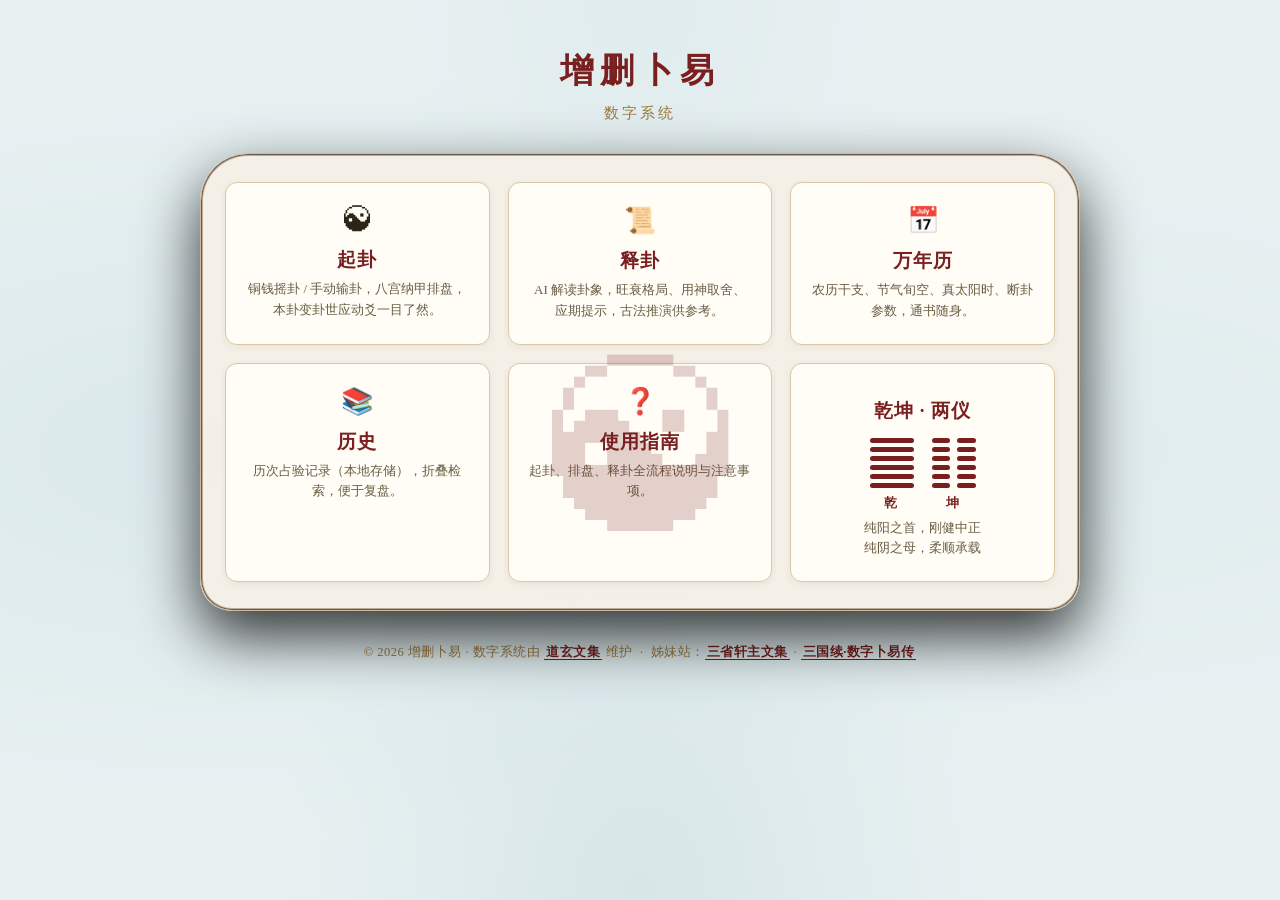
<file: index.html>
<!DOCTYPE html>
<html lang="zh-CN">
<head>
<meta charset="UTF-8">
<meta name="viewport" content="width=device-width, initial-scale=1.0">
<title>增删卜易 · 数字系统</title>
<style>
  :root{
    --ink:#2c2417; --gold:#9a7b3f; --paper:#FFFEFC; --line:#d9c9a3;
    --card:#fffdf6; --accent:#7a1f1f;
    /* 道玄文集主站青瓷色系 */
    --jade:#eef3f2; --jade-line:#D1D9D9; --jade-ink:#5A4A3F;
  }
  *{box-sizing:border-box;margin:0;padding:0}
  body{
    font-family:"Songti SC","SimSun",serif;
    /* 与内容页（yangshi.css）一致的青瓷渐变背景 */
    background:#e8f1f2;
    background-image:
      radial-gradient(ellipse at 20% 50%, rgba(205, 224, 228, 0.5) 0%, transparent 60%),
      radial-gradient(ellipse at 80% 50%, rgba(212, 228, 232, 0.4) 0%, transparent 50%),
      radial-gradient(ellipse at 50% 100%, rgba(195, 216, 220, 0.45) 0%, transparent 40%),
      radial-gradient(ellipse at 50% 0%, rgba(210, 226, 230, 0.35) 0%, transparent 30%);
    color:var(--jade-ink);
    min-height:100vh; display:flex; flex-direction:column; align-items:center;
    padding:48px 20px; position:relative; overflow-x:hidden;
  }
  /* 太极阴阳鱼：置于卡片上层、透明淡显、不拦截点击 */
  body::before{
    content:'☯';
    position:fixed; font-size:126px; color:rgba(122, 31, 31, 0.2);
    top:50%; left:50%; transform:translate(-50%,-50%) scale(1.4);
    pointer-events:none; z-index:3; animation:taijiSpin 60s linear infinite;
  }
  @keyframes taijiSpin{
    0%{transform:translate(-50%,-50%) scale(1.4) rotate(0deg);}
    100%{transform:translate(-50%,-50%) scale(1.4) rotate(360deg);}
  }
  /* 居中内容列，浮于背景装饰之下（装饰 z-index:3 位于其上） */
  .page{
    width:100%; max-width:880px;
    display:flex; flex-direction:column; align-items:stretch;
    position:relative; z-index:1;
  }
  .masthead{text-align:center; margin-bottom:30px}
  .masthead h1{font-size:34px; letter-spacing:6px; color:var(--accent)}
  .masthead p{margin-top:10px; color:var(--gold); font-size:15px; letter-spacing:3px}
  /* 卡片容器：与内容页 .container 一致的米色半透明圆角面板 + 双描边 + 深投影 */
  .entry-panel{
    background:rgba(246, 239, 230, 0.92);
    backdrop-filter:blur(12px);
    border:1px solid #c9b9a5;
    border-radius:48px 48px 32px 32px;
    padding:28px 24px;
    box-shadow:0 25px 60px rgba(0,0,0,0.8), 0 0 0 1px #6b5a48 inset, 0 0 0 2px #bcab97 inset;
  }
  /* 桌面端三列对称网格（6 卡 = 3×2） */
  .grid{
    display:grid; grid-template-columns:repeat(3,1fr);
    gap:18px; width:100%;
  }
  @media (max-width:680px){ .grid{grid-template-columns:repeat(2,1fr)} }
  @media (max-width:460px){ .grid{grid-template-columns:1fr} }

  .card{
    background:var(--card); border:1px solid var(--line); border-radius:12px;
    padding:22px 20px; text-decoration:none; color:var(--ink);
    transition:transform .15s ease, box-shadow .15s ease;
    box-shadow:0 2px 6px rgba(120,90,30,.08);
    display:flex; flex-direction:column; align-items:center; text-align:center;
  }
  .card:hover{transform:translateY(-3px); box-shadow:0 8px 20px rgba(120,90,30,.16)}
  .card .ico{font-size:26px}
  .card h2{font-size:19px; margin:12px 0 6px; color:var(--accent); letter-spacing:1px}
  .card p{font-size:13px; color:#6b5d44; line-height:1.6}

  /* 乾坤卦象（六爻线绘制） */
  .guaxiang{display:flex; flex-direction:column; gap:4px; width:44px}
  .guaxiang .y{display:block; height:5px; width:100%; border-radius:3px; background:var(--accent)}
  .guaxiang .y.yin{background:transparent; position:relative}
  .guaxiang .y.yin::before,
  .guaxiang .y.yin::after{content:''; position:absolute; top:0; height:5px; width:42%; border-radius:3px; background:var(--accent)}
  .guaxiang .y.yin::before{left:0}
  .guaxiang .y.yin::after{right:0}
  /* 乾坤合并卡：两卦并排 */
  .guaxiang-pair{display:flex; gap:18px; justify-content:center; margin:8px 0 6px}
  .gx{display:flex; flex-direction:column; align-items:center; gap:6px}
  .gx span{font-size:13px; color:var(--accent); font-weight:700; letter-spacing:3px}

  /* 落款：单行版权 + 道玄文集内链 */
  .foot{margin-top:30px; text-align:center; font-size:12.5px; color:var(--gold); letter-spacing:.5px; line-height:1.8}
  .foot .hl{color:var(--accent); font-weight:700; text-decoration:none; border-bottom:1px solid var(--accent); padding:0 2px}
  .foot .hl:hover{opacity:.8}
</style>
</head>
<body>
  <div class="page">
    <div class="masthead">
      <h1>增删卜易</h1>
      <p>数字系统</p>
    </div>

    <div class="entry-panel">
      <div class="grid">
        <a class="card" href="jiegou.html">
          <div class="ico">☯</div>
          <h2>起卦</h2>
          <p>铜钱摇卦 / 手动输卦，八宫纳甲排盘，本卦变卦世应动爻一目了然。</p>
        </a>
        <a class="card" href="jiegua.html">
          <div class="ico">📜</div>
          <h2>释卦</h2>
          <p>AI 解读卦象，旺衰格局、用神取舍、应期提示，古法推演供参考。</p>
        </a>
        <a class="card" href="wnl.html">
          <div class="ico">📅</div>
          <h2>万年历</h2>
          <p>农历干支、节气旬空、真太阳时、断卦参数，通书随身。</p>
        </a>
        <a class="card" href="history.html">
          <div class="ico">📚</div>
          <h2>历史</h2>
          <p>历次占验记录（本地存储），折叠检索，便于复盘。</p>
        </a>
        <a class="card" href="help.html">
          <div class="ico">❓</div>
          <h2>使用指南</h2>
          <p>起卦、排盘、释卦全流程说明与注意事项。</p>
        </a>
        <a class="card" href="jiegou.html">
          <h2>乾坤 · 两仪</h2>
          <div class="guaxiang-pair">
            <div class="gx">
              <div class="guaxiang"><i class="y"></i><i class="y"></i><i class="y"></i><i class="y"></i><i class="y"></i><i class="y"></i></div>
              <span>乾</span>
            </div>
            <div class="gx">
              <div class="guaxiang"><i class="y yin"></i><i class="y yin"></i><i class="y yin"></i><i class="y yin"></i><i class="y yin"></i><i class="y yin"></i></div>
              <span>坤</span>
            </div>
          </div>
          <p>纯阳之首，刚健中正<br>纯阴之母，柔顺承载</p>
        </a>
      </div>
    </div>

    <div class="foot">
      © 2026 增删卜易 · 数字系统由 <a class="hl" href="https://dxwj.pages.dev/" target="_blank" rel="noopener">道玄文集</a> 维护
      &nbsp;·&nbsp; 姊妹站：<a class="hl" href="https://sxxz.pages.dev/" target="_blank" rel="noopener">三省轩主文集</a> · <a class="hl" href="https://sgxxs.pages.dev/" target="_blank" rel="noopener">三国续·数字卜易传</a>
    </div>
  </div>
  <!-- 增删卜易数字系统 · 道玄原创 · 原始仓库 github.com/jygldj/zsby · 依据 AGPL-3.0 发布 -->
</body>
</html>
</file>
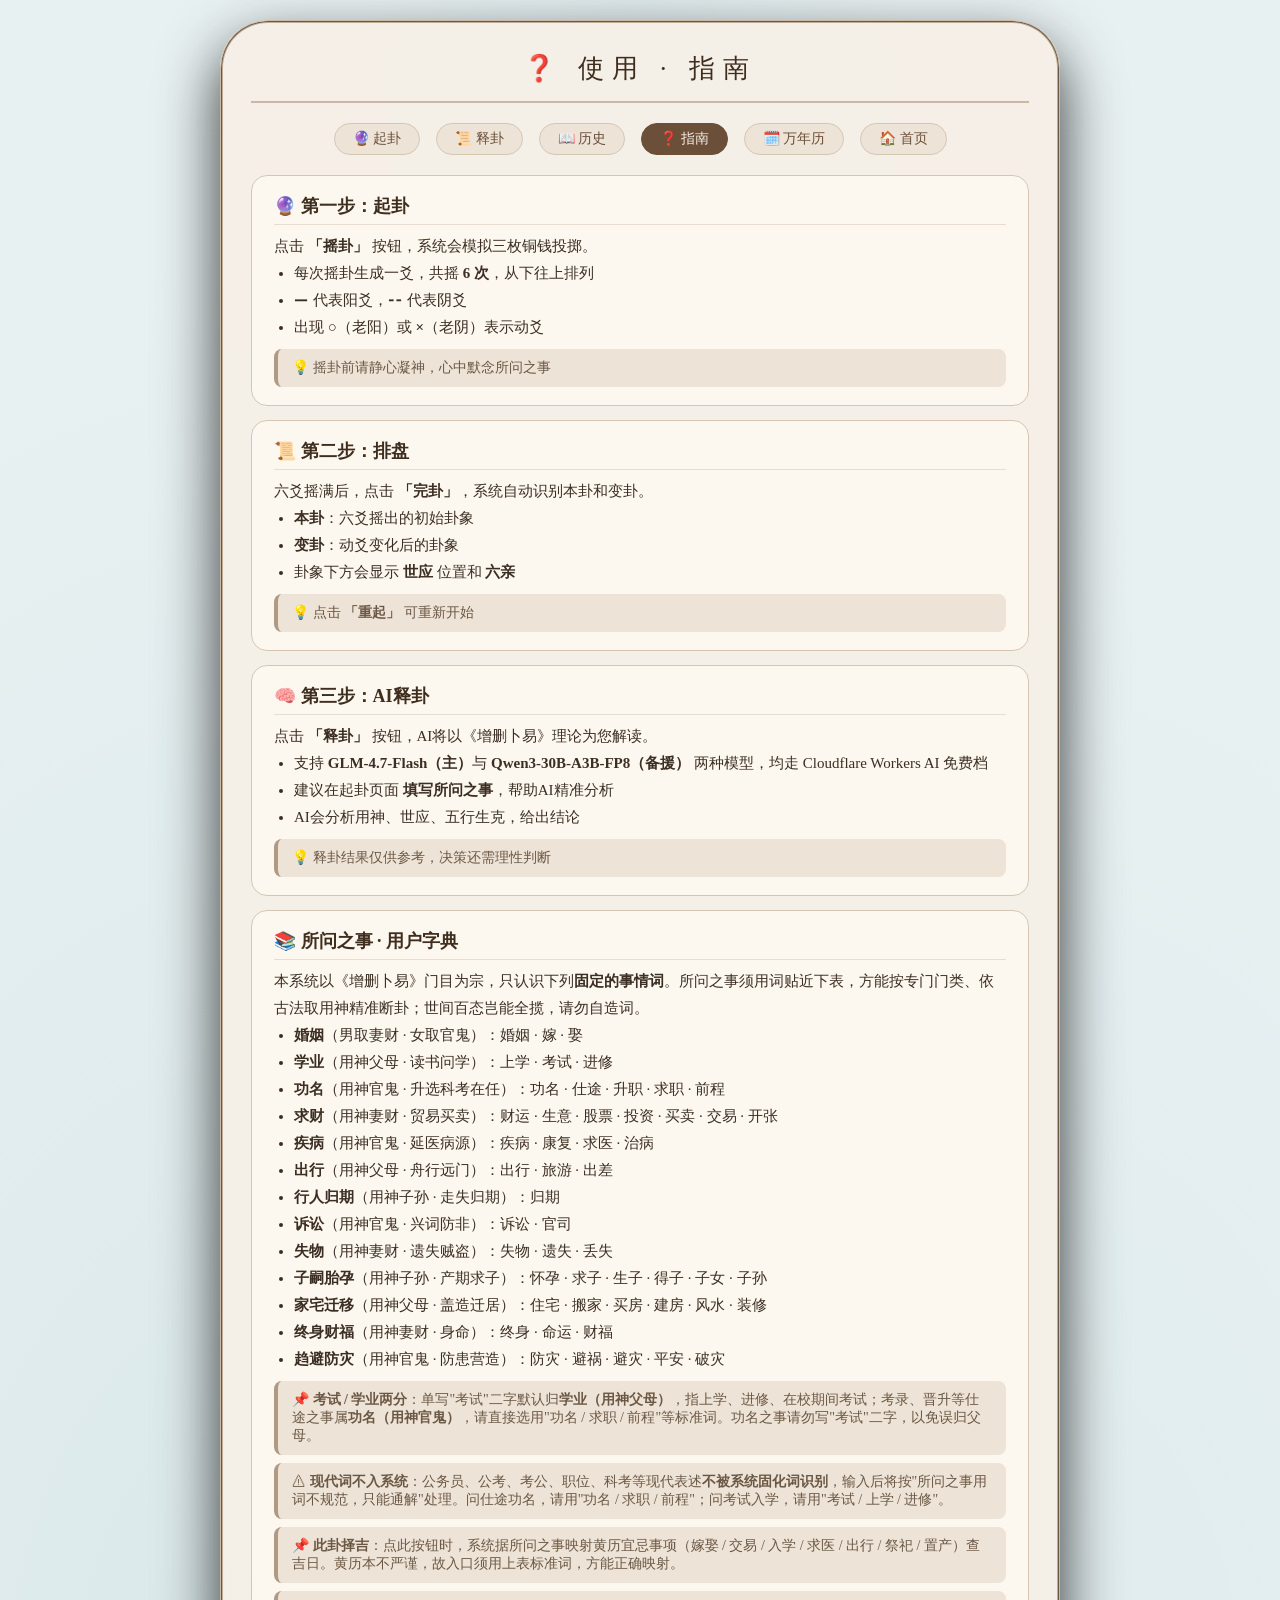
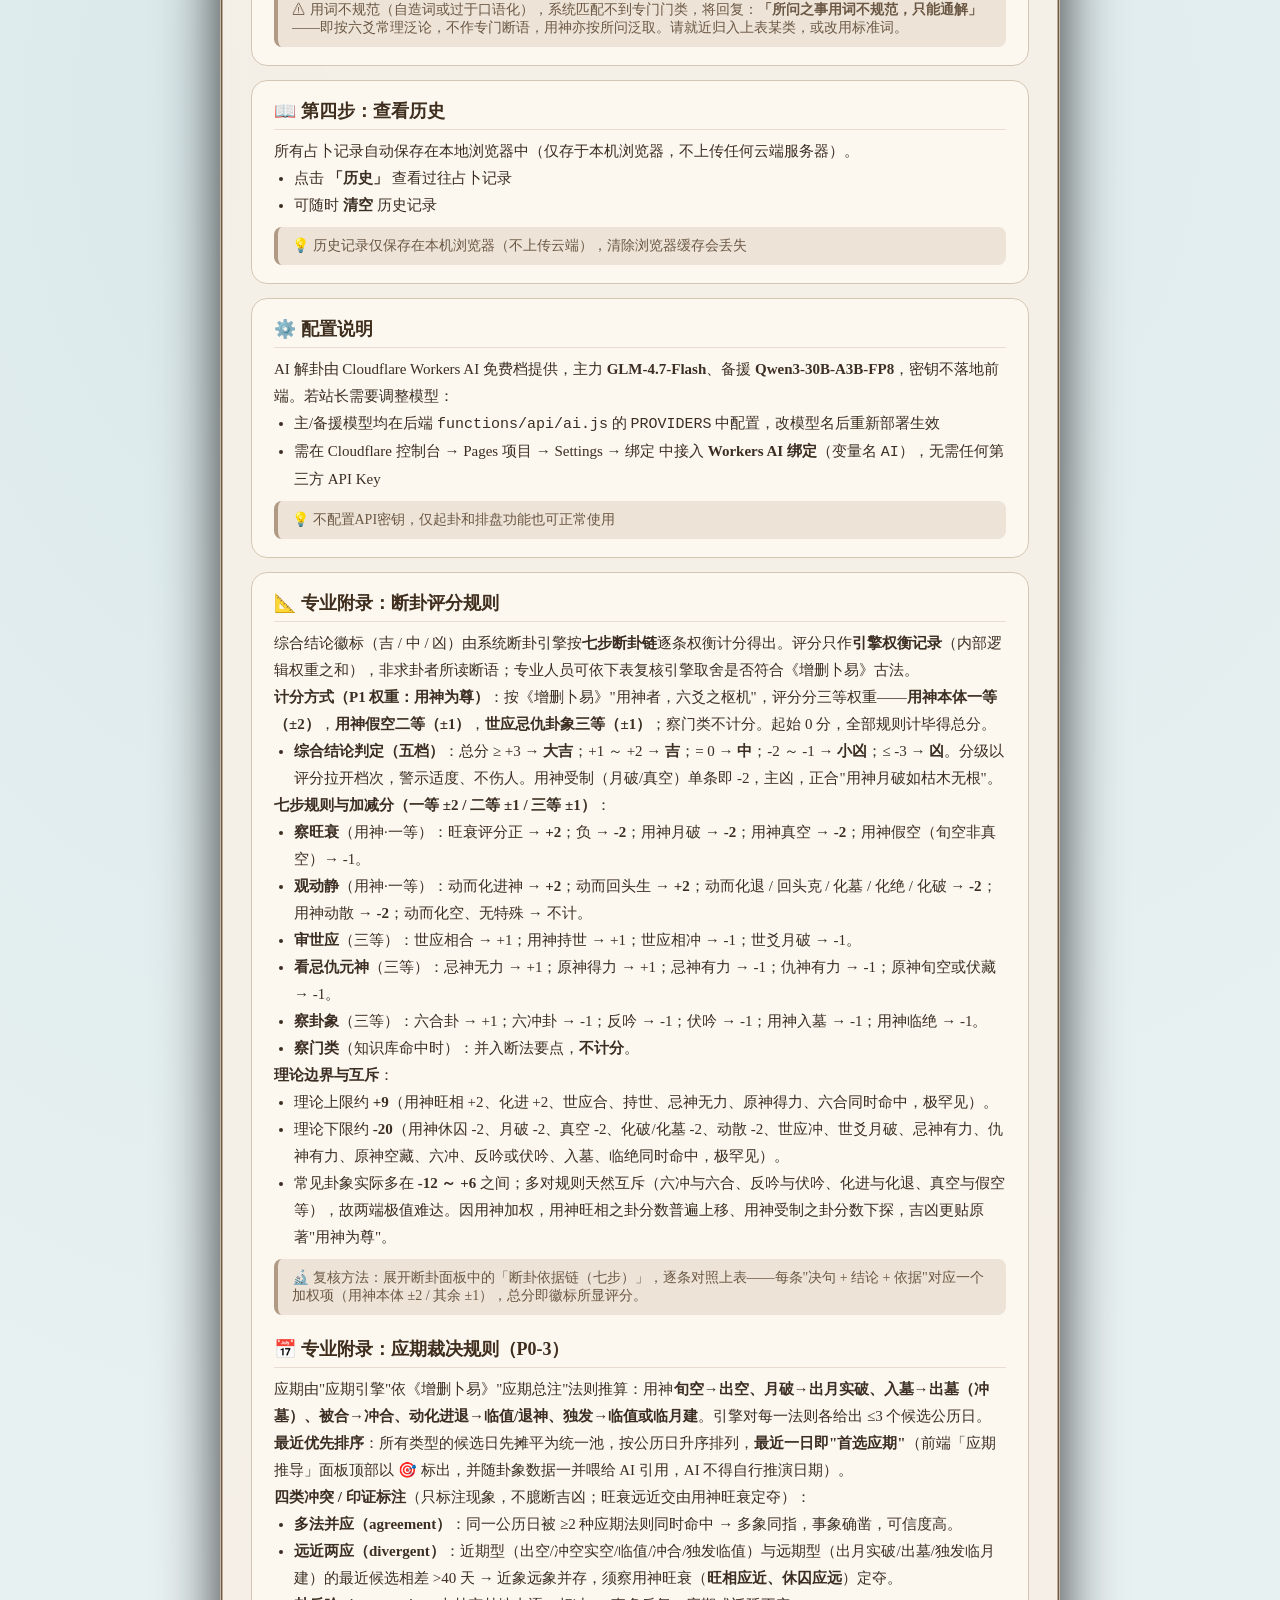
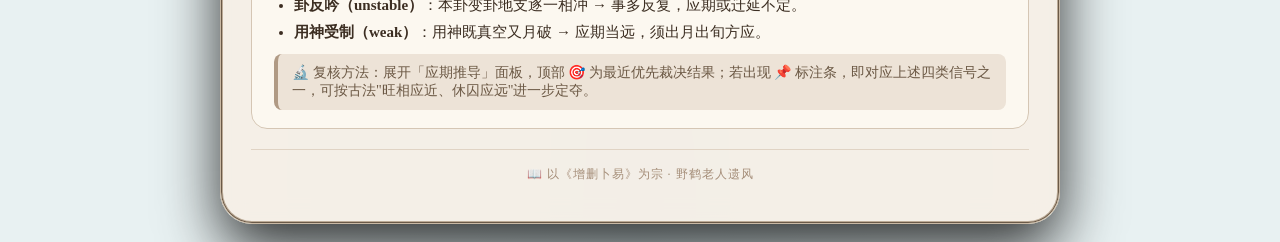
<file: help.html>
<!DOCTYPE html>
<html lang="zh-CN">
<head>
    <meta charset="UTF-8">
    <meta name="viewport" content="width=device-width, initial-scale=1.0">
    <title>使用指南 · 增删卜易</title>
    <style>
        /* 与主页面风格一致的样式 */
        * { box-sizing: border-box; margin: 0; padding: 0; }
        body {
            font-family: 'Georgia', 'Times New Roman', serif;
            background: #e8f1f2;
            background-image:
                radial-gradient(ellipse at 20% 50%, rgba(205, 224, 228, 0.5) 0%, transparent 60%),
                radial-gradient(ellipse at 80% 50%, rgba(212, 228, 232, 0.4) 0%, transparent 50%),
                radial-gradient(ellipse at 50% 100%, rgba(195, 216, 220, 0.45) 0%, transparent 40%),
                radial-gradient(ellipse at 50% 0%, rgba(210, 226, 230, 0.35) 0%, transparent 30%);
            min-height: 100vh;
            display: flex;
            justify-content: center;
            padding: 20px;
            position: relative;
        }

        /* 太极阴阳鱼背景装饰 */
        body::before {
            content: '☯';
            position: fixed;
            font-size: 300px;
            color: rgba(255, 248, 240, 0.04);
            top: 50%;
            left: 50%;
            transform: translate(-50%, -50%);
            pointer-events: none;
            animation: taijiSpin 60s linear infinite;
        }

        @keyframes taijiSpin {
            0% { transform: translate(-50%, -50%) rotate(0deg) scale(1.2); }
            100% { transform: translate(-50%, -50%) rotate(360deg) scale(1.2); }
        }

        /* 星点闪烁 */
        body::after {
            content: '';
            position: fixed;
            top: 0; left: 0; right: 0; bottom: 0;
            background-image:
                radial-gradient(2px 2px at 10% 20%, rgba(255,255,240,0.15), transparent),
                radial-gradient(2px 2px at 30% 60%, rgba(255,255,240,0.1), transparent),
                radial-gradient(1px 1px at 50% 10%, rgba(255,255,240,0.2), transparent),
                radial-gradient(2px 2px at 70% 40%, rgba(255,255,240,0.12), transparent),
                radial-gradient(1px 1px at 90% 80%, rgba(255,255,240,0.18), transparent),
                radial-gradient(1px 1px at 15% 85%, rgba(255,255,240,0.08), transparent),
                radial-gradient(2px 2px at 60% 90%, rgba(255,255,240,0.1), transparent),
                radial-gradient(1px 1px at 85% 15%, rgba(255,255,240,0.15), transparent);
            pointer-events: none;
            z-index: 0;
        }

        .container {
            position: relative;
            z-index: 1;
            max-width: 840px;
            width: 100%;
            background: rgba(246, 239, 230, 0.92);
            backdrop-filter: blur(12px);
            padding: 30px 30px 40px;
            border-radius: 48px 48px 32px 32px;
            box-shadow: 0 25px 60px rgba(0,0,0,0.8), 0 0 0 1px #6b5a48 inset, 0 0 0 2px #bcab97 inset;
            border: 1px solid #c9b9a5;
        }
        h1 {
            font-size: 26px;
            text-align: center;
            font-weight: normal;
            letter-spacing: 8px;
            color: #3f2e1e;
            border-bottom: 2px solid #cbb8a4;
            padding-bottom: 15px;
            margin-bottom: 20px;
        }
        .nav-bar {
            display: flex;
            justify-content: center;
            gap: 16px;
            margin-bottom: 20px;
            flex-wrap: wrap;
        }
        .nav-bar a {
            color: #6b4f39;
            text-decoration: none;
            padding: 6px 18px;
            border-radius: 30px;
            background: #ede3d7;
            border: 1px solid #d5c6b4;
            font-size: 14px;
            transition: 0.2s;
        }
        .nav-bar a:hover { background: #d5c6b4; }
        .nav-bar a.active { background: #6b4f39; color: #f5ede4; border-color: #6b4f39; }
        .nav-bar a.external-link { background: #ede3d7; color: #6b4f39; border-color: #d5c6b4; }
        .nav-bar a.external-link:hover { background: #d5c6b4; color: #3f2e1e; border-color: #c2b39c; }
        .help-section {
            background: #fcf8f0;
            border-radius: 16px;
            padding: 18px 22px;
            margin-bottom: 14px;
            border: 1px solid #d5c6b4;
        }
        .help-section h3 {
            color: #3f2e1e;
            font-size: 18px;
            margin-bottom: 8px;
            border-bottom: 1px solid #e8ddd0;
            padding-bottom: 6px;
        }
        .help-section p, .help-section li {
            color: #3c2e22;
            font-size: 15px;
            line-height: 1.8;
        }
        .help-section ul {
            padding-left: 20px;
        }
        .help-section .tip {
            background: #ede3d7;
            border-radius: 8px;
            padding: 10px 14px;
            margin-top: 8px;
            font-size: 14px;
            color: #6b5844;
            border-left: 4px solid #b09a84;
        }
        .footer-note {
            margin-top: 20px;
            font-size: 12px;
            color: #a48d78;
            text-align: center;
            border-top: 1px solid #e0d3c4;
            padding-top: 16px;
            letter-spacing: 1px;
        }

        @media (max-width: 500px) {
            body { padding: 4px; }
            .container { padding: 8px; border-radius: 24px 24px 16px 16px; }
            h1 { font-size: 20px; letter-spacing: 4px; }
            /* 导航栏统一 3+3：每个按钮占 1/3 宽度，居中 */
            .nav-bar { gap: 6px; justify-content: center; }
            .nav-bar a {
                flex: 1 1 calc(33.33% - 8px);
                text-align: center;
                min-width: 0;
                font-size: 12px;
                padding: 6px 4px;
            }
            .help-section { padding: 14px; }
            .help-section h3 { font-size: 15px; }
        }

        @media (max-width: 400px) {
            body { padding: 2px; }
            .container { padding: 6px; }
            h1 { font-size: 17px; letter-spacing: 2px; }
            .nav-bar a { font-size: 11px; padding: 5px 3px; }
        }
    </style>
</head>
<body>
<div class="container">
    <h1>❓ 使用 · 指南</h1>
    <div class="nav-bar">
        <a href="jiegou.html">🔮 起卦</a>
        <a href="jiegua.html">📜 释卦</a>
        <a href="history.html">📖 历史</a>
        <a href="help.html" class="active">❓ 指南</a>
        <a href="wnl.html" title="万年历">🗓️ 万年历</a>
        <a href="index.html" title="返回首页">🏠 首页</a>
    </div>

    <div class="help-section">
        <h3>🔮 第一步：起卦</h3>
        <p>点击 <strong>「摇卦」</strong> 按钮，系统会模拟三枚铜钱投掷。</p>
        <ul>
            <li>每次摇卦生成一爻，共摇 <strong>6 次</strong>，从下往上排列</li>
            <li>⚊ 代表阳爻，⚋ 代表阴爻</li>
            <li>出现 <strong>○</strong>（老阳）或 <strong>×</strong>（老阴）表示动爻</li>
        </ul>
        <div class="tip">💡 摇卦前请静心凝神，心中默念所问之事</div>
    </div>

    <div class="help-section">
        <h3>📜 第二步：排盘</h3>
        <p>六爻摇满后，点击 <strong>「完卦」</strong>，系统自动识别本卦和变卦。</p>
        <ul>
            <li><strong>本卦</strong>：六爻摇出的初始卦象</li>
            <li><strong>变卦</strong>：动爻变化后的卦象</li>
            <li>卦象下方会显示 <strong>世应</strong> 位置和 <strong>六亲</strong></li>
        </ul>
        <div class="tip">💡 点击 <strong>「重起」</strong> 可重新开始</div>
    </div>

    <div class="help-section">
        <h3>🧠 第三步：AI释卦</h3>
        <p>点击 <strong>「释卦」</strong> 按钮，AI将以《增删卜易》理论为您解读。</p>
        <ul>
            <li>支持 <strong>GLM-4.7-Flash（主）</strong>与 <strong>Qwen3-30B-A3B-FP8（备援）</strong> 两种模型，均走 Cloudflare Workers AI 免费档</li>
            <li>建议在起卦页面 <strong>填写所问之事</strong>，帮助AI精准分析</li>
            <li>AI会分析用神、世应、五行生克，给出结论</li>
        </ul>
        <div class="tip">💡 释卦结果仅供参考，决策还需理性判断</div>
    </div>

    <div class="help-section">
        <h3>📚 所问之事 · 用户字典</h3>
        <p>本系统以《增删卜易》门目为宗，只认识下列<strong>固定的事情词</strong>。所问之事须用词贴近下表，方能按专门门类、依古法取用神精准断卦；世间百态岂能全揽，请勿自造词。</p>
        <ul>
            <li><strong>婚姻</strong>（男取妻财 · 女取官鬼）：婚姻 · 嫁 · 娶</li>
            <li><strong>学业</strong>（用神父母 · 读书问学）：上学 · 考试 · 进修</li>
            <li><strong>功名</strong>（用神官鬼 · 升选科考在任）：功名 · 仕途 · 升职 · 求职 · 前程</li>
            <li><strong>求财</strong>（用神妻财 · 贸易买卖）：财运 · 生意 · 股票 · 投资 · 买卖 · 交易 · 开张</li>
            <li><strong>疾病</strong>（用神官鬼 · 延医病源）：疾病 · 康复 · 求医 · 治病</li>
            <li><strong>出行</strong>（用神父母 · 舟行远门）：出行 · 旅游 · 出差</li>
            <li><strong>行人归期</strong>（用神子孙 · 走失归期）：归期</li>
            <li><strong>诉讼</strong>（用神官鬼 · 兴词防非）：诉讼 · 官司</li>
            <li><strong>失物</strong>（用神妻财 · 遗失贼盗）：失物 · 遗失 · 丢失</li>
            <li><strong>子嗣胎孕</strong>（用神子孙 · 产期求子）：怀孕 · 求子 · 生子 · 得子 · 子女 · 子孙</li>
            <li><strong>家宅迁移</strong>（用神父母 · 盖造迁居）：住宅 · 搬家 · 买房 · 建房 · 风水 · 装修</li>
            <li><strong>终身财福</strong>（用神妻财 · 身命）：终身 · 命运 · 财福</li>
            <li><strong>趋避防灾</strong>（用神官鬼 · 防患营造）：防灾 · 避祸 · 避灾 · 平安 · 破灾</li>
        </ul>
        <div class="tip">📌 <strong>考试 / 学业两分</strong>：单写"考试"二字默认归<strong>学业（用神父母）</strong>，指上学、进修、在校期间考试；考录、晋升等仕途之事属<strong>功名（用神官鬼）</strong>，请直接选用"功名 / 求职 / 前程"等标准词。功名之事请勿写"考试"二字，以免误归父母。</div>
        <div class="tip">⚠ <strong>现代词不入系统</strong>：公务员、公考、考公、职位、科考等现代表述<strong>不被系统固化词识别</strong>，输入后将按"所问之事用词不规范，只能通解"处理。问仕途功名，请用"功名 / 求职 / 前程"；问考试入学，请用"考试 / 上学 / 进修"。</div>
        <div class="tip">📌 <strong>此卦择吉</strong>：点此按钮时，系统据所问之事映射黄历宜忌事项（嫁娶 / 交易 / 入学 / 求医 / 出行 / 祭祀 / 置产）查吉日。黄历本不严谨，故入口须用上表标准词，方能正确映射。</div>
        <div class="tip">⚠ 用词不规范（自造词或过于口语化），系统匹配不到专门门类，将回复：<strong>「所问之事用词不规范，只能通解」</strong>——即按六爻常理泛论，不作专门断语，用神亦按所问泛取。请就近归入上表某类，或改用标准词。</div>
    </div>

    <div class="help-section">
        <h3>📖 第四步：查看历史</h3>
        <p>所有占卜记录自动保存在本地浏览器中（仅存于本机浏览器，不上传任何云端服务器）。</p>
        <ul>
            <li>点击 <strong>「历史」</strong> 查看过往占卜记录</li>
            <li>可随时 <strong>清空</strong> 历史记录</li>
        </ul>
        <div class="tip">💡 历史记录仅保存在本机浏览器（不上传云端），清除浏览器缓存会丢失</div>
    </div>

    <div class="help-section">
        <h3>⚙️ 配置说明</h3>
        <p>AI 解卦由 Cloudflare Workers AI 免费档提供，主力 <strong>GLM-4.7-Flash</strong>、备援 <strong>Qwen3-30B-A3B-FP8</strong>，密钥不落地前端。若站长需要调整模型：</p>
        <ul>
            <li>主/备援模型均在后端 <code>functions/api/ai.js</code> 的 <code>PROVIDERS</code> 中配置，改模型名后重新部署生效</li>
            <li>需在 Cloudflare 控制台 → Pages 项目 → Settings → 绑定 中接入 <strong>Workers AI 绑定</strong>（变量名 <code>AI</code>），无需任何第三方 API Key</li>
        </ul>
        <div class="tip">💡 不配置API密钥，仅起卦和排盘功能也可正常使用</div>
    </div>

    <div class="help-section">
        <h3>📐 专业附录：断卦评分规则</h3>
        <p>综合结论徽标（吉 / 中 / 凶）由系统断卦引擎按<strong>七步断卦链</strong>逐条权衡计分得出。评分只作<strong>引擎权衡记录</strong>（内部逻辑权重之和），非求卦者所读断语；专业人员可依下表复核引擎取舍是否符合《增删卜易》古法。</p>
        <p><strong>计分方式（P1 权重：用神为尊）</strong>：按《增删卜易》"用神者，六爻之枢机"，评分分三等权重——<strong>用神本体一等（±2）</strong>，<strong>用神假空二等（±1）</strong>，<strong>世应忌仇卦象三等（±1）</strong>；察门类不计分。起始 0 分，全部规则计毕得总分。</p>
        <ul>
            <li><strong>综合结论判定（五档）</strong>：总分 ≥ +3 → <strong>大吉</strong>；+1 ～ +2 → <strong>吉</strong>；= 0 → <strong>中</strong>；-2 ～ -1 → <strong>小凶</strong>；≤ -3 → <strong>凶</strong>。分级以评分拉开档次，警示适度、不伤人。用神受制（月破/真空）单条即 -2，主凶，正合"用神月破如枯木无根"。</li>
        </ul>
        <p><strong>七步规则与加减分（一等 ±2 / 二等 ±1 / 三等 ±1）</strong>：</p>
        <ul>
            <li><strong>察旺衰</strong>（用神·一等）：旺衰评分正 → <strong>+2</strong>；负 → <strong>-2</strong>；用神月破 → <strong>-2</strong>；用神真空 → <strong>-2</strong>；用神假空（旬空非真空）→ -1。</li>
            <li><strong>观动静</strong>（用神·一等）：动而化进神 → <strong>+2</strong>；动而回头生 → <strong>+2</strong>；动而化退 / 回头克 / 化墓 / 化绝 / 化破 → <strong>-2</strong>；用神动散 → <strong>-2</strong>；动而化空、无特殊 → 不计。</li>
            <li><strong>审世应</strong>（三等）：世应相合 → +1；用神持世 → +1；世应相冲 → -1；世爻月破 → -1。</li>
            <li><strong>看忌仇元神</strong>（三等）：忌神无力 → +1；原神得力 → +1；忌神有力 → -1；仇神有力 → -1；原神旬空或伏藏 → -1。</li>
            <li><strong>察卦象</strong>（三等）：六合卦 → +1；六冲卦 → -1；反吟 → -1；伏吟 → -1；用神入墓 → -1；用神临绝 → -1。</li>
            <li><strong>察门类</strong>（知识库命中时）：并入断法要点，<strong>不计分</strong>。</li>
        </ul>
        <p><strong>理论边界与互斥</strong>：</p>
        <ul>
            <li>理论上限约 <strong>+9</strong>（用神旺相 +2、化进 +2、世应合、持世、忌神无力、原神得力、六合同时命中，极罕见）。</li>
            <li>理论下限约 <strong>-20</strong>（用神休囚 -2、月破 -2、真空 -2、化破/化墓 -2、动散 -2、世应冲、世爻月破、忌神有力、仇神有力、原神空藏、六冲、反吟或伏吟、入墓、临绝同时命中，极罕见）。</li>
            <li>常见卦象实际多在 <strong>-12 ～ +6</strong> 之间；多对规则天然互斥（六冲与六合、反吟与伏吟、化进与化退、真空与假空等），故两端极值难达。因用神加权，用神旺相之卦分数普遍上移、用神受制之卦分数下探，吉凶更贴原著"用神为尊"。</li>
        </ul>
        <div class="tip">🔬 复核方法：展开断卦面板中的「断卦依据链（七步）」，逐条对照上表——每条"决句 + 结论 + 依据"对应一个加权项（用神本体 ±2 / 其余 ±1），总分即徽标所显评分。</div>

        <h3 style="margin-top:22px;">📅 专业附录：应期裁决规则（P0-3）</h3>
        <p>应期由"应期引擎"依《增删卜易》"应期总注"法则推算：用神<strong>旬空→出空、月破→出月实破、入墓→出墓（冲墓）、被合→冲合、动化进退→临值/退神、独发→临值或临月建</strong>。引擎对每一法则各给出 ≤3 个候选公历日。</p>
        <p><strong>最近优先排序</strong>：所有类型的候选日先摊平为统一池，按公历日升序排列，<strong>最近一日即"首选应期"</strong>（前端「应期推导」面板顶部以 🎯 标出，并随卦象数据一并喂给 AI 引用，AI 不得自行推演日期）。</p>
        <p><strong>四类冲突 / 印证标注</strong>（只标注现象，不臆断吉凶；旺衰远近交由用神旺衰定夺）：</p>
        <ul>
            <li><strong>多法并应（agreement）</strong>：同一公历日被 ≥2 种应期法则同时命中 → 多象同指，事象确凿，可信度高。</li>
            <li><strong>远近两应（divergent）</strong>：近期型（出空/冲空实空/临值/冲合/独发临值）与远期型（出月实破/出墓/独发临月建）的最近候选相差 &gt;40 天 → 近象远象并存，须察用神旺衰（<strong>旺相应近、休囚应远</strong>）定夺。</li>
            <li><strong>卦反吟（unstable）</strong>：本卦变卦地支逐一相冲 → 事多反复，应期或迁延不定。</li>
            <li><strong>用神受制（weak）</strong>：用神既真空又月破 → 应期当远，须出月出旬方应。</li>
        </ul>
        <div class="tip">🔬 复核方法：展开「应期推导」面板，顶部 🎯 为最近优先裁决结果；若出现 📌 标注条，即对应上述四类信号之一，可按古法"旺相应近、休囚应远"进一步定夺。</div>
    </div>

    <div class="footer-note">📖 以《增删卜易》为宗 · 野鹤老人遗风</div>
</div>
  <!-- 增删卜易数字系统 · 道玄原创 · 原始仓库 github.com/jygldj/zsby · 依据 AGPL-3.0 发布 -->
</body>
</html>
</file>
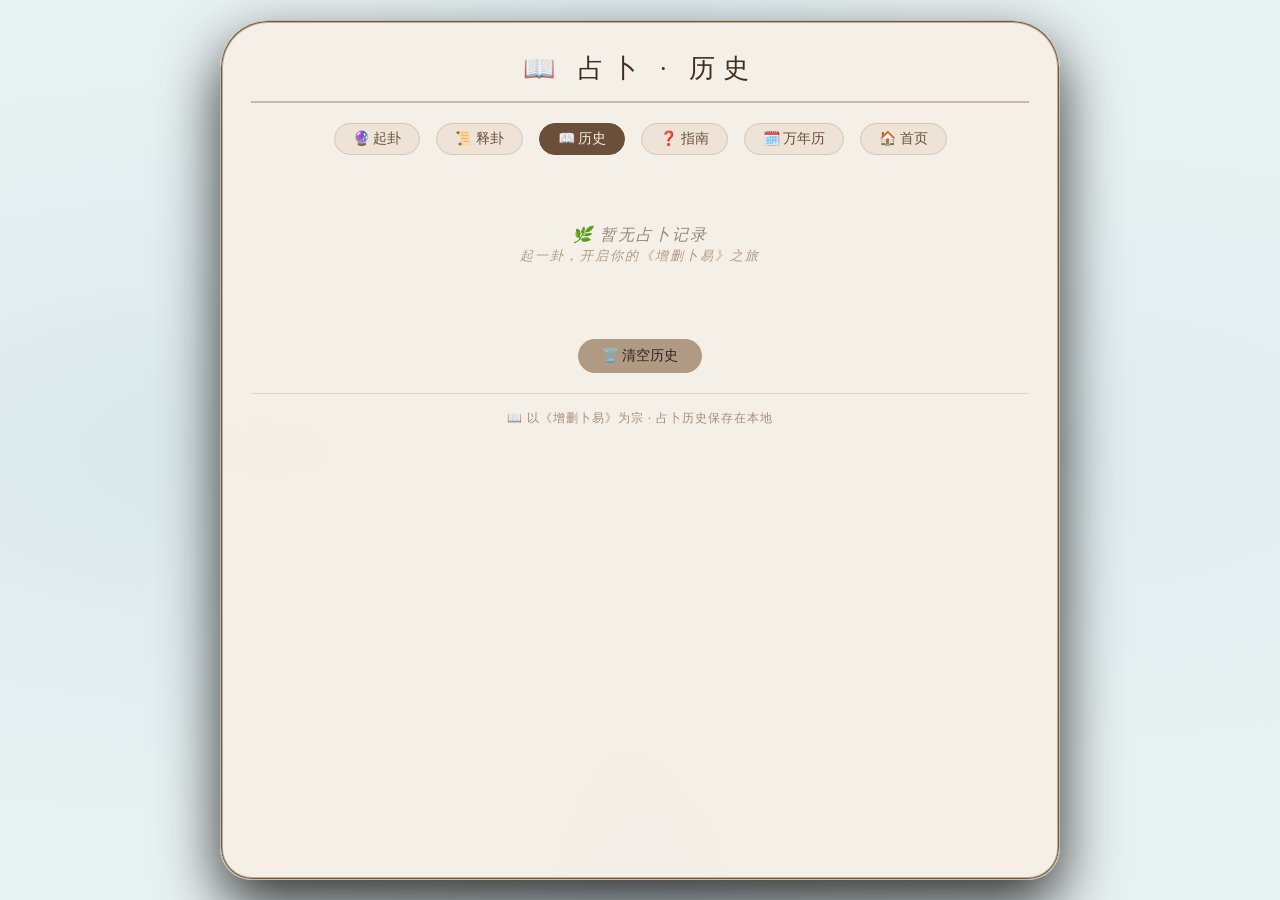
<file: history.html>
<!DOCTYPE html>
<html lang="zh-CN">
<head>
    <meta charset="UTF-8">
    <meta name="viewport" content="width=device-width, initial-scale=1.0">
    <title>占卜历史 · 增删卜易</title>
    <style>
        /* 与主页面风格一致的样式 */
        * { box-sizing: border-box; margin: 0; padding: 0; }
        body {
            font-family: 'Georgia', 'Times New Roman', serif;
            background: #e8f1f2;
            background-image:
                radial-gradient(ellipse at 20% 50%, rgba(205, 224, 228, 0.5) 0%, transparent 60%),
                radial-gradient(ellipse at 80% 50%, rgba(212, 228, 232, 0.4) 0%, transparent 50%),
                radial-gradient(ellipse at 50% 100%, rgba(195, 216, 220, 0.45) 0%, transparent 40%),
                radial-gradient(ellipse at 50% 0%, rgba(210, 226, 230, 0.35) 0%, transparent 30%);
            min-height: 100vh;
            display: flex;
            justify-content: center;
            padding: 20px;
            position: relative;
        }

        /* 太极阴阳鱼背景装饰 */
        body::before {
            content: '☯';
            position: fixed;
            font-size: 300px;
            color: rgba(255, 248, 240, 0.04);
            top: 50%;
            left: 50%;
            transform: translate(-50%, -50%);
            pointer-events: none;
            animation: taijiSpin 60s linear infinite;
        }

        @keyframes taijiSpin {
            0% { transform: translate(-50%, -50%) rotate(0deg) scale(1.2); }
            100% { transform: translate(-50%, -50%) rotate(360deg) scale(1.2); }
        }

        /* 星点闪烁 */
        body::after {
            content: '';
            position: fixed;
            top: 0; left: 0; right: 0; bottom: 0;
            background-image:
                radial-gradient(2px 2px at 10% 20%, rgba(255,255,240,0.15), transparent),
                radial-gradient(2px 2px at 30% 60%, rgba(255,255,240,0.1), transparent),
                radial-gradient(1px 1px at 50% 10%, rgba(255,255,240,0.2), transparent),
                radial-gradient(2px 2px at 70% 40%, rgba(255,255,240,0.12), transparent),
                radial-gradient(1px 1px at 90% 80%, rgba(255,255,240,0.18), transparent),
                radial-gradient(1px 1px at 15% 85%, rgba(255,255,240,0.08), transparent),
                radial-gradient(2px 2px at 60% 90%, rgba(255,255,240,0.1), transparent),
                radial-gradient(1px 1px at 85% 15%, rgba(255,255,240,0.15), transparent);
            pointer-events: none;
            z-index: 0;
        }

        .container {
            position: relative;
            z-index: 1;
            max-width: 840px;
            width: 100%;
            background: rgba(246, 239, 230, 0.92);
            backdrop-filter: blur(12px);
            padding: 30px 30px 40px;
            border-radius: 48px 48px 32px 32px;
            box-shadow: 0 25px 60px rgba(0,0,0,0.8), 0 0 0 1px #6b5a48 inset, 0 0 0 2px #bcab97 inset;
            border: 1px solid #c9b9a5;
        }
        h1 {
            font-size: 26px;
            text-align: center;
            font-weight: normal;
            letter-spacing: 8px;
            color: #3f2e1e;
            border-bottom: 2px solid #cbb8a4;
            padding-bottom: 15px;
            margin-bottom: 20px;
        }
        .nav-bar {
            display: flex;
            justify-content: center;
            gap: 16px;
            margin-bottom: 20px;
            flex-wrap: wrap;
        }
        .nav-bar a {
            color: #6b4f39;
            text-decoration: none;
            padding: 6px 18px;
            border-radius: 30px;
            background: #ede3d7;
            border: 1px solid #d5c6b4;
            font-size: 14px;
            transition: 0.2s;
        }
        .nav-bar a:hover { background: #d5c6b4; }
        .nav-bar a.active { background: #6b4f39; color: #f5ede4; border-color: #6b4f39; }
        .nav-bar a.external-link { background: #ede3d7; color: #6b4f39; border-color: #d5c6b4; }
        .nav-bar a.external-link:hover { background: #d5c6b4; color: #3f2e1e; border-color: #c2b39c; }
        .history-item {
            background: #fcf8f0;
            border-radius: 16px;
            padding: 0;
            margin-bottom: 12px;
            border: 1px solid #d5c6b4;
            transition: 0.2s;
            overflow: hidden;
            position: relative;
        }
        .history-item:hover { background: #f8f1e8; }
        .history-item .header {
            display: flex;
            justify-content: space-between;
            align-items: center;
            flex-wrap: wrap;
            gap: 8px;
            padding: 14px 18px;
            cursor: pointer;
            user-select: none;
        }
        .history-item .header:hover { background: #f0e7d7; }
        .history-item .time { font-size: 13px; color: #7a6652; }
        .history-item .gua-name { font-weight: bold; font-size: 17px; color: #3f2e1e; }
        .history-item .gua-name .arrow { color: #b09a84; margin: 0 8px; }
        .history-item .question { font-size: 14px; color: #6b5844; font-style: italic; padding: 0 18px 12px; }
        .history-item .toggle-btn {
            border: 1px solid #8b6f4f;
            background: #ede3d7;
            color: #6b4f39;
            border-radius: 14px;
            padding: 2px 12px;
            font-size: 12px;
            font-family: inherit;
            line-height: 1.6;
            cursor: pointer;
            transition: 0.2s;
            white-space: nowrap;
        }
        .history-item .toggle-btn:hover { background: #d5c6b4; color: #3f2e1e; }
        .history-item.open .toggle-btn { background: #6b4f39; color: #f5ede4; border-color: #6b4f39; }
        .history-item .detail {
            display: none;
            padding: 0 18px 16px;
            border-top: 1px dashed #d5c6b4;
        }
        .history-item.open .detail { display: block; }
        .history-item .detail .user-block {
            background: linear-gradient(135deg, rgba(107, 79, 57, 0.08) 0%, rgba(180, 150, 120, 0.05) 100%);
            border-left: 3px solid #8b6f4f;
            border-radius: 8px;
            padding: 10px 14px;
            margin: 12px 0 10px;
            font-size: 13px;
            line-height: 1.9;
            color: #5a4632;
        }
        .history-item .detail .user-block .user-title {
            font-weight: bold;
            color: #3f2e1e;
            margin-bottom: 4px;
        }
        .history-item .detail .user-block .user-line {
            margin: 2px 0;
        }
        .history-item .detail .result-body {
            font-size: 14px;
            line-height: 1.8;
            color: #3c2e22;
            white-space: pre-wrap;
            word-break: break-all;
        }
        .history-item .detail .model-tag {
            font-size: 12px;
            color: #9a8876;
            margin-top: 10px;
            padding-top: 8px;
            border-top: 1px solid #e0d3c4;
        }
        .history-item .detail .no-result {
            font-size: 13px;
            color: #b09a84;
            font-style: italic;
            padding: 8px 0;
        }
        .history-item .btn-delete-item {
            position: absolute;
            top: 12px;
            right: 14px;
            background: transparent;
            border: 1px solid #d5c6b4;
            color: #b09a84;
            border-radius: 50%;
            width: 28px;
            height: 28px;
            line-height: 24px;
            text-align: center;
            cursor: pointer;
            font-size: 14px;
            padding: 0;
            transition: 0.2s;
            z-index: 2;
        }
        .history-item .btn-delete-item:hover {
            background: #b33;
            color: #fff;
            border-color: #b33;
        }
        .history-item .header { padding-right: 50px; }
        .empty-state {
            text-align: center;
            color: #9a8876;
            padding: 50px 0;
            font-style: italic;
            letter-spacing: 2px;
        }
        .btn-clear {
            background: #b09a84;
            border: none;
            color: #2d241c;
            padding: 8px 24px;
            border-radius: 40px;
            font-size: 14px;
            cursor: pointer;
            font-family: inherit;
            margin-top: 12px;
            transition: 0.2s;
        }
        .btn-clear:hover { background: #c0aa94; }
        .footer-note {
            margin-top: 20px;
            font-size: 12px;
            color: #a48d78;
            text-align: center;
            border-top: 1px solid #e0d3c4;
            padding-top: 16px;
            letter-spacing: 1px;
        }

        @media (max-width: 500px) {
            body { padding: 4px; }
            .container { padding: 8px; border-radius: 24px 24px 16px 16px; }
            h1 { font-size: 20px; letter-spacing: 4px; }
            /* 导航栏统一 3+3：每个按钮占 1/3 宽度，居中 */
            .nav-bar { gap: 6px; justify-content: center; }
            .nav-bar a {
                flex: 1 1 calc(33.33% - 8px);
                text-align: center;
                min-width: 0;
                font-size: 12px;
                padding: 6px 4px;
            }
            .history-item { padding: 14px; }
        }

        @media (max-width: 400px) {
            body { padding: 2px; }
            .container { padding: 6px; }
            h1 { font-size: 17px; letter-spacing: 2px; }
            .nav-bar a { font-size: 11px; padding: 5px 3px; }
        }
    </style>
</head>
<body>
<div class="container">
    <h1>📖 占卜 · 历史</h1>
    <div class="nav-bar">
        <a href="jiegou.html">🔮 起卦</a>
        <a href="jiegua.html">📜 释卦</a>
        <a href="history.html" class="active">📖 历史</a>
        <a href="help.html">❓ 指南</a>
        <a href="wnl.html" title="万年历">🗓️ 万年历</a>
        <a href="index.html" title="返回首页">🏠 首页</a>
    </div>
    <div id="historyList"></div>
    <div style="text-align:center;margin-top:12px;">
        <button class="btn-clear" id="clearHistoryBtn">🗑️ 清空历史</button>
    </div>
    <div class="footer-note">📖 以《增删卜易》为宗 · 占卜历史保存在本地</div>
</div>
<script>
    (function() {
        const historyList = document.getElementById('historyList');

        function loadHistory() {
            try {
                return JSON.parse(localStorage.getItem('guaHistory') || '[]');
            } catch(e) {
                return [];
            }
        }

        function renderHistory() {
            const history = loadHistory();
            if (history.length === 0) {
                historyList.innerHTML = `
                    <div class="empty-state">
                        🌿 暂无占卜记录<br>
                        <span style="font-size:13px;color:#b09a84;">起一卦，开启你的《增删卜易》之旅</span>
                    </div>
                `;
                return;
            }

            let html = '';
            // 倒序显示（最新的在前）
            for (let i = history.length - 1; i >= 0; i--) {
                const item = history[i];
                // 兼容旧数据：将起卦页遗留的占位文案「未记录」统一归一化为「未输入个人资料」
                if (item.question === '未记录') item.question = '未输入个人资料';
                if (item.userInfo && item.userInfo.question === '未记录') item.userInfo.question = '未输入个人资料';
                const userInfo = item.userInfo || {};
                const timeInfo = item.timeInfo || {};
                const hasResult = item.result && item.result.length > 0;
                html += `
                    <div class="history-item" data-idx="${i}">
                        <button class="btn-delete-item" title="删除此条记录" aria-label="删除">🗑️</button>
                        <div class="header" onclick="toggleHistoryDetail(this)">
                            <span class="gua-name">
                                ${escapeHtml(item.benGua)} <span class="arrow">→</span> ${escapeHtml(item.bianGua)}
                            </span>
                            <span style="display:flex;align-items:center;gap:6px;">
                                <span class="time">${escapeHtml(item.time || '未知时间')}</span>
                                <button type="button" class="toggle-btn">查看</button>
                            </span>
                        </div>
                        <div class="question">📌 ${escapeHtml(item.question || '未输入个人资料')}</div>
                        <div class="detail">
                            <div class="user-block">
                                <div class="user-title">🧘 求卦者资料</div>
                                <div class="user-line">👤 姓名：${escapeHtml(userInfo.name || '匿名')}　性别：${escapeHtml(userInfo.gender || '未知')}</div>
                                <div class="user-line">⏰ 出生时辰：${escapeHtml(userInfo.birth || '未输入个人资料')}</div>
                                <div class="user-line">📅 起卦时间：${escapeHtml(timeInfo.solarTime || item.time || '—')}（公历）${escapeHtml(timeInfo.lunarTime || '—')}（农历）</div>
                                <div class="user-line">🌙 月建：${escapeHtml(timeInfo.yueJian || '—')}月　☀️ 日辰：${escapeHtml(timeInfo.riChen || '—')}日　🌀 旬空：${escapeHtml(timeInfo.xunKong || '—')}</div>
                                <div class="user-line">⚡ 动爻：${item.dongYao && item.dongYao.length > 0 ? escapeHtml(item.dongYao.join('、')) : '无动爻（静卦）'}</div>
                                <div class="user-line">❓ 所问：${escapeHtml(userInfo.question || item.question || '未输入个人资料')}</div>
                            </div>
                            ${hasResult
                                ? `<div class="result-body">${escapeHtml(item.result)}</div>
                                   <div class="model-tag">🤖 AI 解读（${escapeHtml(item.modelName || 'AI 解卦')}） · 仅供娱乐参考</div>`
                                : '<div class="no-result">📜 尚未释卦（可点击本条回起卦页排盘后回到「释卦」页生成 AI 解读）</div>'}
                        </div>
                    </div>
                `;
            }
            historyList.innerHTML = html;
        }

        // HTML 转义
        function escapeHtml(s) {
            return String(s).replace(/&/g, '&amp;').replace(/</g, '&lt;').replace(/>/g, '&gt;');
        }

        // 切换历史详情折叠/展开，并同步按钮文字
        window.toggleHistoryDetail = function(headerEl) {
            const item = headerEl.parentElement;
            const isOpen = item.classList.toggle('open');
            const btn = item.querySelector('.toggle-btn');
            if (btn) btn.textContent = isOpen ? '隐藏' : '查看';
        };

        // 清空历史
        document.getElementById('clearHistoryBtn').addEventListener('click', function() {
            if (confirm('确定要清空所有占卜历史吗？')) {
                localStorage.removeItem('guaHistory');
                renderHistory();
            }
        });

        // 删除单条历史（事件委托，避免与 header 展开冲突）
        historyList.addEventListener('click', function(e) {
            const delBtn = e.target.closest('.btn-delete-item');
            if (!delBtn) return;
            e.stopPropagation();
            const itemEl = delBtn.closest('.history-item');
            if (!itemEl) return;
            const idx = parseInt(itemEl.dataset.idx, 10);
            if (isNaN(idx)) return;
            if (!confirm('确定要删除这条占卜记录吗？')) return;
            const history = loadHistory();
            if (idx < 0 || idx >= history.length) {
                alert('记录已不存在');
                renderHistory();
                return;
            }
            history.splice(idx, 1);
            localStorage.setItem('guaHistory', JSON.stringify(history));
            renderHistory();
        });

        renderHistory();
        console.log('✅ 历史记录页面已加载');
    })();
</script>
</body>
</html>
</file>
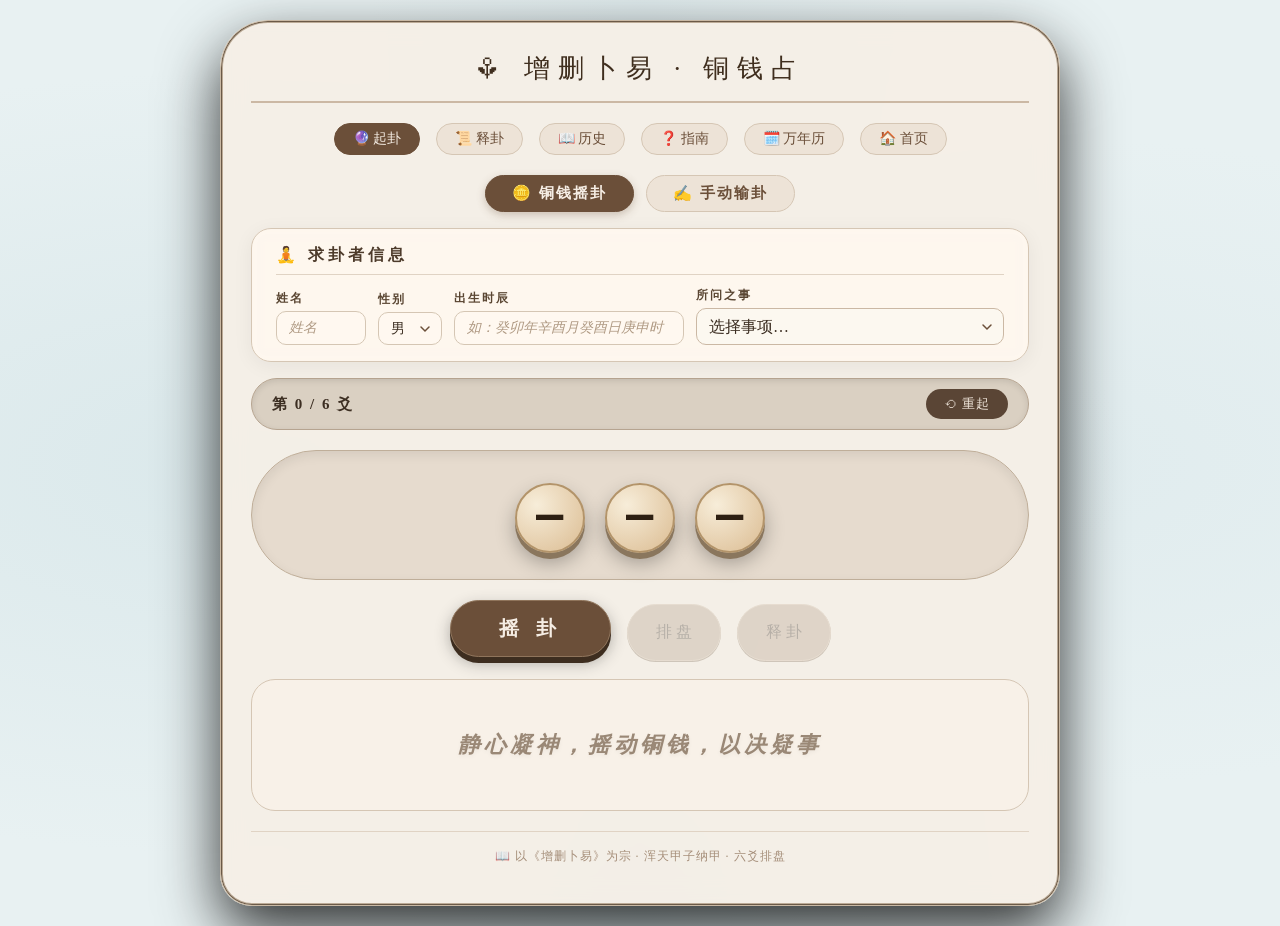
<file: jiegou.html>
<!DOCTYPE html>
<html lang="zh-CN">
<head>
    <meta charset="UTF-8">
    <meta name="viewport" content="width=device-width, initial-scale=1.0">
    <title>增删卜易 · 铜钱占</title>
    <link rel="stylesheet" href="ly/yangshi.css">
</head>
<body>
<div class="container">
    <h1>⚘ 增删卜易 · 铜钱占</h1>

    <!-- 导航栏 -->
    <div class="nav-bar">
        <a href="jiegou.html" class="active">🔮 起卦</a>
        <a href="jiegua.html" id="jieguaLink">📜 释卦</a>
        <a href="history.html">📖 历史</a>
        <a href="help.html">❓ 指南</a>
        <a href="wnl.html" title="万年历">🗓️ 万年历</a>
        <a href="index.html" title="返回首页">🏠 首页</a>
    </div>

    <!-- 模式切换 -->
    <div class="mode-switch-bar">
        <button class="mode-btn active" id="modeCoinBtn">🪙 铜钱摇卦</button>
        <button class="mode-btn" id="modeInputBtn">✍️ 手动输卦</button>
    </div>

    <!-- 求卦者信息 -->
    <div class="user-info-area" id="userInfoArea">
        <div class="user-info-title">🧘 求卦者信息</div>
        <div class="user-info-fields">
            <div class="field-group fixed-name">
                <label for="userName">姓名</label>
                <input type="text" id="userName" placeholder="姓名">
            </div>
            <div class="field-group fixed-gender">
                <label for="userGender">性别</label>
                <select id="userGender">
                    <option value="男">男</option>
                    <option value="女">女</option>
                </select>
            </div>
            <div class="field-group fixed-birth">
                <label for="userBirth">出生时辰</label>
                <input type="text" id="userBirth" placeholder="如：癸卯年辛酉月癸酉日庚申时">
            </div>
            <div class="field-group fluid">
                <label for="questionSelect">所问之事</label>
                <select id="questionSelect" class="q-select">
                    <option value="">选择事项…</option>
                    <option value="求财">求财</option>
                    <option value="功名">功名</option>
                    <option value="婚姻">婚姻</option>
                    <option value="疾病">疾病</option>
                    <option value="__other__">其他</option>
                </select>
                <input type="text" id="userQuestion" class="q-writable" placeholder="填写其他所问之事" style="display:none;">
            </div>
            <div class="field-group fluid" id="jinBingWrap" style="display:none;">
                <label for="jinBingSel">病程（疾病专用）</label>
                <select id="jinBingSel" class="q-select">
                    <option value="近病">近病（新发/急症）</option>
                    <option value="久病">久病（宿疾/慢性）</option>
                    <option value="否" selected>未定/不详</option>
                </select>
            </div>
            <div class="field-group fluid" id="daiWenWrap" style="display:none;">
                <label for="daiWenSel">代问对象（疾病专用）</label>
                <select id="daiWenSel" class="q-select">
                    <option value="自己" selected>自己（亲问自身）</option>
                    <option value="父母">父母（代问父母病）</option>
                    <option value="妻财">配偶（代问妻/夫病）</option>
                    <option value="子孙">子女（代问子/女病）</option>
                </select>
            </div>
        </div>
    </div>

    <div class="status-bar">
        <span class="progress-text" id="progressText">第 0 / 6 爻</span>
        <button class="reset-btn" id="resetBtn">⟲ 重起</button>
    </div>
    <div class="coin-area" id="coinArea">
        <div class="coin" id="coin1">⚊</div>
        <div class="coin" id="coin2">⚊</div>
        <div class="coin" id="coin3">⚊</div>
    </div>
    <!-- 手动输卦面板（默认隐藏） -->
    <div id="inputArea" style="display: none; background: #e6dbce; border-radius: 80px; padding: 20px 16px; margin-bottom: 20px; border: 1px solid #bfae99; box-shadow: inset 0 4px 12px rgba(0,0,0,0.08);">
        <div class="input-panel-title">✍️ 手动输入六爻（初爻在下，上爻在上）</div>
        <div id="yaoInputContainer"></div>
        <div class="manual-time-area" id="manualTimeArea" style="margin-top:14px; padding:12px; background:#f3ead9; border-radius:14px; border:1px solid #cbb89c;">
            <div class="input-panel-title" style="margin-bottom:8px; font-size:13px;">🕐 起卦时间（复盘/测试用 · 可手动修改）</div>
            <div class="time-fields" style="display:flex; flex-wrap:wrap; gap:12px; align-items:center;">
                <label style="font-size:13px; color:#5a4632;">年 <select id="selYear" class="time-sel"></select></label>
                <label style="font-size:13px; color:#5a4632;">月建 <select id="selMonth" class="time-sel"></select></label>
                <label style="font-size:13px; color:#5a4632;">日辰 <select id="selDay" class="time-sel"></select></label>
                <label style="font-size:13px; color:#5a4632;">时辰 <select id="selHour" class="time-sel"></select></label>
            </div>
            <div style="font-size:11px;color:#8a6a4a;margin-top:6px;">留空项在排盘时自动取当前真太阳时补全（无提示、无弹窗）</div>
        </div>
        <div style="text-align:center; margin-top:12px; font-size:12px; color:#7a6a55;">选好六爻后，点下方「排盘」即可</div>
    </div>
    <div class="action-area">
        <button class="primary-btn" id="shakeBtn">摇 卦</button>
        <button class="secondary-btn" id="completeBtn" disabled>排 盘</button>
        <button class="secondary-btn" id="interpretBtn" disabled>释 卦</button>
    </div>
    <div id="resultArea">
        <div class="result-placeholder">静心凝神，摇动铜钱，以决疑事</div>
    </div>
    <div class="footer-note">📖 以《增删卜易》为宗 · 浑天甲子纳甲 · 六爻排盘</div>
</div>

<!-- 依赖加载顺序：lunar.js → shuju.js → suanfa.js → zhukong.js -->
<script src="./ly/lunar.js"></script>
<script src="ly/shuju.js"></script>
<script src="ly/suanfa.js"></script>
<script src="ly/zhukong.js"></script>
<script>
// ===== 手动输卦时间增强（rw 补丁：jiegou.html 时间字段）=====
// 仅 jiegou.html 内联脚本；不改 suanfa.js / zhukong.js / glm.js 地基。
// 复刻 wnl.html 真太阳时计算（lunar.js 库），初始化填入当前值；
// 排盘时（手动模式）把 timeInfo 回写 currentGua.guaData，供 jiegua.html rw7 使用。
(function () {
    const GAN = ['甲', '乙', '丙', '丁', '戊', '己', '庚', '辛', '壬', '癸'];
    const ZHI = ['子', '丑', '寅', '卯', '辰', '巳', '午', '未', '申', '酉', '戌', '亥'];
    const YUE_ZHI = ['寅', '卯', '辰', '巳', '午', '未', '申', '酉', '戌', '亥', '子', '丑'];

    const selYear = document.getElementById('selYear');
    const selMonth = document.getElementById('selMonth');
    const selDay = document.getElementById('selDay');
    const selHour = document.getElementById('selHour');

    function jiaZi60() {
        const a = [];
        for (let i = 0; i < 60; i++) a.push(GAN[i % 10] + ZHI[i % 12]);
        return a;
    }

    // 由日干支推旬空（统一走 lunar.js LunarUtil.getXunKong，与 wnl.html 同源）
    function xunKongOf(riChen) {
        if (!riChen || riChen.length < 2) return '';
        try {
            return LunarUtil.getXunKong(riChen);
        } catch (e) {
            return '';
        }
    }

    function assembleTimeInfo(y, m, d, h) {
        return {
            nianGanZhi: y || '',
            yueJian: m || '',
            riChen: d || '',
            xunKong: xunKongOf(d),
            shiChen: h || '',
            solarTime: '手动输入 ' + y + '年 ' + m + '月 ' + d + '日 ' + h + '时',
            lunarTime: y + '年 ' + m + '月 ' + d + '日'
        };
    }

    function fillSelect(sel, arr, selected) {
        sel.innerHTML = '<option value="">（请选择起卦时辰）</option>' +
            arr.map(v => '<option value="' + v + '"' + (v === selected ? ' selected' : '') + '>' + v + '</option>').join('');
    }

    function initTimeSelectors() {
        // 复盘须用原始起卦时辰，严禁预填当前真太阳时——四项默认空，由用户主动填入真实干支
        fillSelect(selYear, jiaZi60(), '');
        fillSelect(selMonth, YUE_ZHI, '');
        fillSelect(selDay, jiaZi60(), '');
        fillSelect(selHour, ZHI, '');
    }

    // 排盘后回写：仅手动模式 + 六爻已填，才把 timeInfo 写入 currentGua
    function applyManualTimeInfo() {
        const modeInputBtn = document.getElementById('modeInputBtn');
        const isManual = modeInputBtn && modeInputBtn.classList.contains('active');
        if (!isManual) return;

        const yaoInputContainer = document.getElementById('yaoInputContainer');
        const sels = yaoInputContainer ? yaoInputContainer.querySelectorAll('select') : [];
        if (sels.length !== 6) return;
        let allYao = true;
        sels.forEach(s => { if (!s.value) allYao = false; });
        if (!allYao) return; // 排盘未成功，不注入

        let y = selYear.value, m = selMonth.value, d = selDay.value, h = selHour.value;
        // 复盘须用原始时辰，禁用当前时间兜底：四项缺失则不写入，交由排盘前置校验阻止
        if (!y || !m || !d || !h) return;
        const ti = assembleTimeInfo(y, m, d, h);
        try {
            const raw = localStorage.getItem('currentGua');
            if (!raw) return;
            const gd = JSON.parse(raw);
            gd.timeInfo = ti;
            localStorage.setItem('currentGua', JSON.stringify(gd));
            try { sessionStorage.setItem('currentGua', JSON.stringify(gd)); } catch (e2) {}
            console.log('✅ 手动输卦 timeInfo 已写入 currentGua', ti);
        } catch (e) { console.warn('手动 timeInfo 写入失败:', e); }
    }

    if (selYear) initTimeSelectors();
    // 重置时一并清空起卦时辰输入框（复盘须用原始数据，不设默认当前）
    const resetBtnEl = document.getElementById('resetBtn');
    if (resetBtnEl) resetBtnEl.addEventListener('click', initTimeSelectors);
    const completeBtn = document.getElementById('completeBtn');
    if (completeBtn) completeBtn.addEventListener('click', applyManualTimeInfo);

    // ===== rw7 内联角标注入（排盘页每爻行旁显示月破/日破/暗动/真空/假空）=====
    // 在 renderFinalResult 渲染 .yao-row 之后执行，从 currentGua 读取数据，
    // 调用 suanfa.js 的 5 个 rw7 函数计算，再注入高对比度角标到每爻行 DOM。
    // 不改 zhukong.js / suanfa.js 地基。
    function injectRw7InlineMarks() {
        var rows = document.querySelectorAll('.yao-row');
        if (!rows || rows.length === 0) return;

        try {
            var raw = localStorage.getItem('currentGua');
            if (!raw) return;
            var gd = JSON.parse(raw);
            if (!gd || !gd.benYao) return;

            // 构造 timeInfo（优先手动输入，否则当前时间）
            var ti = gd.timeInfo || null;
            if (!ti || !ti.yueJian) {
                try {
                    var now2 = new Date();
                    var lunar2 = Solar.fromDate(now2).getLunar();
                    var h2 = now2.getHours();
                    var si2 = (h2 >= 23 || h2 < 1) ? 0 : Math.floor(h2 / 2);
                    ti = {
                        yueJian: lunar2.getMonthZhiExact(),
                        riChen: lunar2.getDayInGanZhiExact(),
                        xunKong: lunar2.getDayXunKong()
                    };
                } catch (e3) { ti = { yueJian: '', riChen: '', xunKong: '' }; }
            }

            // 构造 guaInfo（与 jiegua.html 同构）
            var guaInfo = {
                yaoDetail: (gd.benYao || []).map(function (yao, idx) {
                    var r = { dizhi: yao.地支, liuqin: yao.六亲, isDong: false };
                    if (gd.dongStatus && gd.dongStatus[idx]) r.isDong = true;
                    if (gd.bianYao && gd.bianYao[idx]) { r.bianDizhi = gd.bianYao[idx].地支; r.bianLiuqin = gd.bianYao[idx].六亲; }
                    return r;
                }),
                fuShenList: [],
                shiYaoIndex: gd.shiYao || null,
                timeInfo: ti
            };
            // 伏神映射
            if (Array.isArray(gd.benFuShen)) {
                guaInfo.fuShenList = gd.benFuShen.map(function (f) {
                    return { 六亲: f.fuShenLiuQin, 地支: f.fuShenDizhi, 伏神爻位: f.fuShenYaoWei, isKong: false };
                });
            }

            // 调用 5 个 rw7 函数（suanfa.js 已全局加载）
            if (typeof jiSuanYuePo === 'function') jiSuanYuePo(guaInfo);
            if (typeof jiSuanRiPoAnDong === 'function') jiSuanRiPoAnDong(guaInfo);
            if (typeof jiSuanZhenKongJiaKong === 'function') jiSuanZhenKongJiaKong(guaInfo);
            if (typeof jiSuanShiYaoZhuangTai === 'function') jiSuanShiYaoZhuangTai(guaInfo);

            // 注入内联角标到每爻行
            var style = 'display:inline-block;margin-left:6px;padding:1px 7px;border-radius:8px;font-size:11px;font-weight:bold;vertical-align:middle;letter-spacing:0.5px;';
            var marks = {
                yuePo:   { text: '月破', css: style + 'background:#c0392b;color:#fff;border:1px solid #e6b0aa;' },
                riPo:    { text: '日破', css: style + 'background:#2471a3;color:#fff;border:1px solid #aed6f1;' },
                anDong:  { text: '暗动', css: style + 'background:#1abc9c;color:#fff;border:1px solid #a3e4d7;' },
                zhenKong:{ text: '真空', css: style + 'background:#7f8c8d;color:#fff;border:1px solid #bdc3c7;' },
                jiaKong: { text: '假空', css: style + 'background:#d4ac0d;color:#fff;border:1px solid #f9e79f;' }
            };

            // 角标优先级（高→低）：月破 > 日破 > 暗动 > 真空 > 假空
            // 每爻只挂最高优先级的一个标，禁止双标并存
            var PRIORITY = ['yuePo','riPo','anDong','zhenKong','jiaKong'];

            (guaInfo.yaoDetail || []).forEach(function (y, i) {
                if (i >= rows.length) return;
                var row = rows[i];
                var tags = [];
                // 按优先级遍历，命中第一个即停止
                for (var pi = 0; pi < PRIORITY.length; pi++) {
                    var key = PRIORITY[pi];
                    if (key === 'yuePo' && y.yuePo) { tags.push(marks.yuePo); break; }
                    if (key === 'riPo' && y.riPoOrAnDong && y.riPoOrAnDong === '日破') { tags.push(marks.riPo); break; }
                    if (key === 'anDong' && y.riPoOrAnDong && y.riPoOrAnDong === '暗动') { tags.push(marks.anDong); break; }
                    if (key === 'zhenKong' && y.kongType && y.kongType === '真空') { tags.push(marks.zhenKong); break; }
                    if (key === 'jiaKong' && y.kongType && y.kongType === '假空') { tags.push(marks.jiaKong); break; }
                }
                if (tags.length > 0) {
                    var html = tags.map(function (m) { return '<span style="' + m.css + '">' + m.text + '</span>'; }).join('');
                    var anchor = row.querySelector('.yao-dong-mark') || row.querySelector('.yao-shiying') || row.lastElementChild;
                    if (anchor) anchor.insertAdjacentHTML('afterend', html);
                    else row.insertAdjacentHTML('beforeend', html);
                }
            });

            console.log('✅ rw7 内联角标已注入排盘页（' + rows.length + '爻）');
        } catch (e) { console.warn('rw7 内联角标注入失败:', e); }
    }

    // 排盘后注入（等 zhukong.js 的 renderFinalResult 先完成）
    if (completeBtn) completeBtn.addEventListener('click', function () { setTimeout(injectRw7InlineMarks, 50); });

    // rw9bd 第二刀：净化释卦跳转——数据藏 localStorage，URL 仅携带唯一 id
    // 杜绝 guaData 序列化塞入 URL 导致的链接冗长与数据泄露风险
    const jieguaLink = document.getElementById('jieguaLink');
    if (jieguaLink) {
        jieguaLink.addEventListener('click', function (e) {
            const raw = localStorage.getItem('currentGua');
            if (!raw) return; // 无数据则放行默认链接，由 jiegua.html 兜底
            try {
                const id = Date.now();
                localStorage.setItem('gua_' + id, raw);
                e.preventDefault();
                location.href = 'jiegua.html?id=' + id;
            } catch (err) {
                console.warn('rw9 净化跳转存储失败，回退默认链接:', err);
            }
        });
    }

    // ===== 天时通鉴·回马枪：接收 tstj_timeInfo，预填手动输卦时间 =====
    // 从 wnl.html 点击"以此时间起卦"后跳转 jiegou.html?from=tstj，
    // 读取 localStorage.tstj_timeInfo，预填手动输卦区时间下拉框。
    function receiveTstjTimeInfo() {
        var search = location.search;
        if (!search) return;
        var params = new URLSearchParams(search);
        if (params.get('from') !== 'tstj') return;

        var raw = null;
        try { raw = localStorage.getItem('tstj_timeInfo'); } catch (e) { return; }
        if (!raw) return;

        var ti = null;
        try { ti = JSON.parse(raw); } catch (e) { return; }
        if (!ti || !ti.riChen) return;

        // 切换到手动输卦模式
        var modeInputBtn = document.getElementById('modeInputBtn');
        var modeCoinBtn = document.getElementById('modeCoinBtn');
        if (modeInputBtn && !modeInputBtn.classList.contains('active')) {
            modeInputBtn.click();
        }

        // 预填时间下拉框
        var selY = document.getElementById('selYear');
        var selM = document.getElementById('selMonth');
        var selD = document.getElementById('selDay');
        var selH = document.getElementById('selHour');

        // 等待下拉框填充完成后设置选中值
        setTimeout(function() {
            if (ti.nianGanZhi && selY) {
                // 在六十甲子中找到匹配项
                for (var i = 0; i < selY.options.length; i++) {
                    if (selY.options[i].value === ti.nianGanZhi) {
                        selY.selectedIndex = i;
                        break;
                    }
                }
            }
            if (ti.yueJian && selM) {
                for (var i = 0; i < selM.options.length; i++) {
                    if (selM.options[i].value === ti.yueJian) {
                        selM.selectedIndex = i;
                        break;
                    }
                }
            }
            if (ti.riChen && selD) {
                for (var i = 0; i < selD.options.length; i++) {
                    if (selD.options[i].value === ti.riChen) {
                        selD.selectedIndex = i;
                        break;
                    }
                }
            }
            if (ti.shiChen && selH) {
                for (var i = 0; i < selH.options.length; i++) {
                    if (selH.options[i].value === ti.shiChen) {
                        selH.selectedIndex = i;
                        break;
                    }
                }
            }

            // 消费后删除
            try { localStorage.removeItem('tstj_timeInfo'); } catch (e) {}

            // 显示提示
            var hint = document.createElement('div');
            hint.style.cssText = 'position:fixed;top:16px;left:50%;transform:translateX(-50%);background:#2d7a3d;color:#fff;padding:10px 24px;border-radius:30px;font-size:14px;z-index:9999;box-shadow:0 4px 12px rgba(0,0,0,0.3);letter-spacing:1px;';
            hint.textContent = '✅ 已从天时通鉴载入时间参数：' + ti.riChen + '日 ' + ti.shiChen + '时';
            document.body.appendChild(hint);
            setTimeout(function() { hint.style.transition = 'opacity 0.5s'; hint.style.opacity = '0'; }, 3000);
            setTimeout(function() { if (hint.parentNode) hint.parentNode.removeChild(hint); }, 3600);

            console.log('✅ 天时通鉴 timeInfo 已载入:', ti);
        }, 100);
    }

    // 页面加载后执行接收逻辑（等 zhukong.js 初始化完成）
    if (document.readyState === 'loading') {
        document.addEventListener('DOMContentLoaded', function() { setTimeout(receiveTstjTimeInfo, 200); });
    } else {
        setTimeout(receiveTstjTimeInfo, 200);
    }
})();
</script>
<script>
// ===== 所问之事下拉↔可写框 视觉合一（与万年历·择吉助手·选择事项同风格）=====
// 选「其他」后下拉原地替换为同款 .q-writable 可写框（同一位置只存在一个框）；
// 4 固化事项（求财/功名/婚姻/疾病）下拉直选、不输入。
// 值载体仍为 #userQuestion（亦作可写框），zhukong.js 读取逻辑零改动；门类判定准确。
(function () {
    const sel = document.getElementById('questionSelect');
    const qInput = document.getElementById('userQuestion'); // 值载体 + 可写框
    if (!sel || !qInput) return;
    const MENLEI_4 = ['求财', '功名', '婚姻', '疾病'];

    // 显示下拉、隐藏可写框
    function showSelect() { sel.style.display = ''; qInput.style.display = 'none'; }
    // 显示可写框、隐藏下拉（视觉合一：同一位置只存在一个框）
    function showInput() { sel.style.display = 'none'; qInput.style.display = 'block'; qInput.focus(); }

    // 下拉选择 → 联动
    const jbWrap = document.getElementById('jinBingWrap');
    const dwWrap = document.getElementById('daiWenWrap');
    function syncDiseaseExtras(isDisease) {
        const disp = isDisease ? '' : 'none';
        if (jbWrap) jbWrap.style.display = disp;
        if (dwWrap) dwWrap.style.display = disp;
    }

    sel.addEventListener('change', function () {
        const v = sel.value;
        if (v === '__other__') {
            showInput();
            if (MENLEI_4.indexOf(qInput.value.trim()) !== -1) qInput.value = ''; // 清空误带的固化词
            syncDiseaseExtras(false);
        } else if (v) {
            qInput.value = v; // 固化项写入值载体
            showSelect();
            syncDiseaseExtras(v === '疾病');
        } else {
            qInput.value = ''; // 占位项「选择事项…」
            showSelect();
            syncDiseaseExtras(false);
        }
    });

    // 可写框打字 → 值载体即时更新；若恰好等于某固化词，逆向归位下拉（UI 与值一致）
    qInput.addEventListener('input', function () {
        const v = qInput.value.trim();
        if (MENLEI_4.indexOf(v) !== -1) {
            sel.value = v;
            qInput.value = v;
            showSelect();
        }
    });

    // 初始化：若已有值（tstj 跳转 / 回退 / 复填），同步控件可见状态
    function initFromValue() {
        const cur = (qInput.value || '').trim();
        if (MENLEI_4.indexOf(cur) !== -1) { sel.value = cur; showSelect(); syncDiseaseExtras(cur === '疾病'); }
        else if (cur) { sel.value = '__other__'; showInput(); syncDiseaseExtras(false); }
        else { sel.value = ''; showSelect(); syncDiseaseExtras(false); }
    }
    initFromValue();
})();
</script>
</body>
</html>
</file>
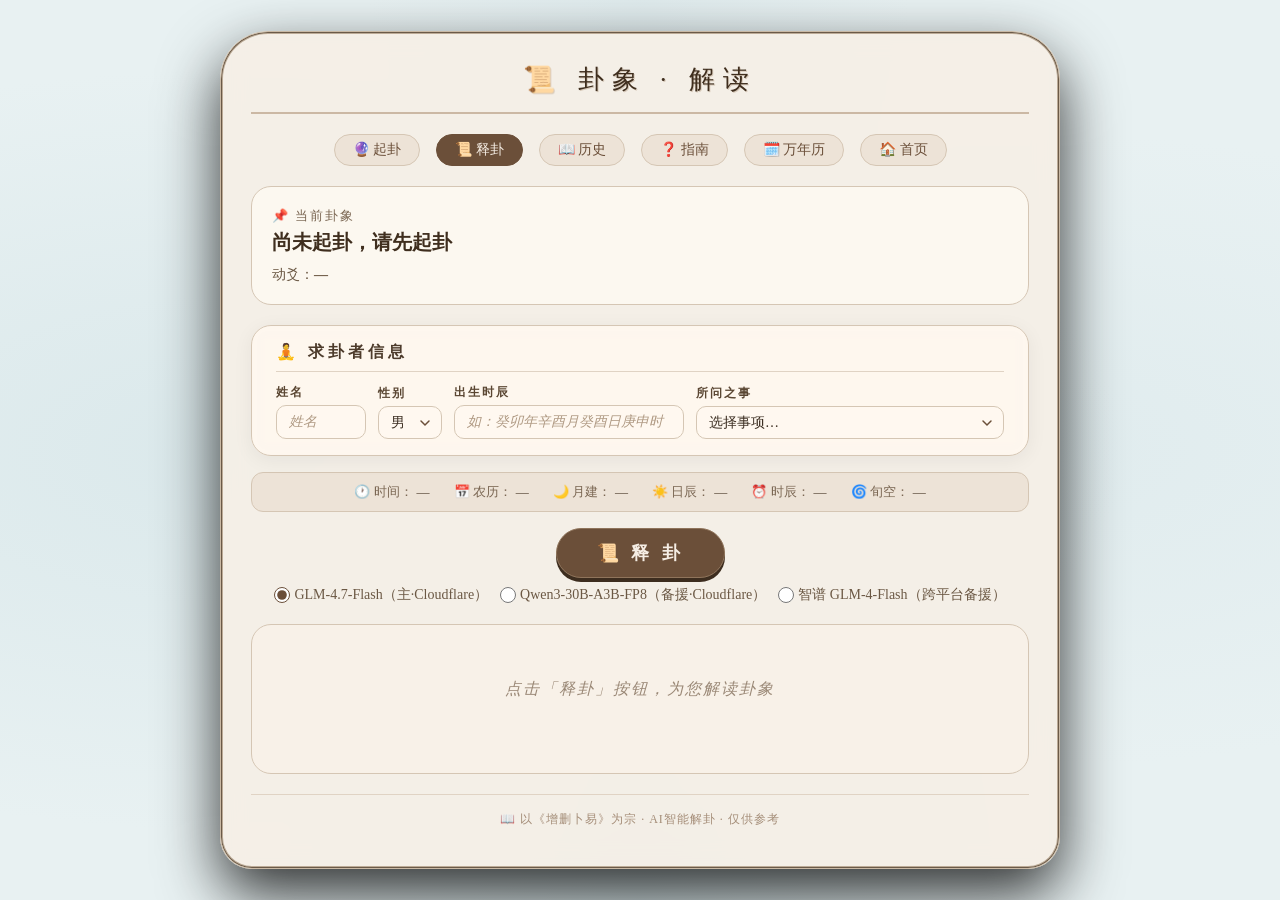
<file: jiegua.html>
<!DOCTYPE html>
<html lang="zh-CN">
<head>
    <meta charset="UTF-8">
    <meta name="viewport" content="width=device-width, initial-scale=1.0">
    <title>卦象解读 · 增删卜易</title>
    <style>
        /* ===== 全局样式 ===== */
        * { box-sizing: border-box; margin: 0; padding: 0; }
        body {
            font-family: 'Georgia', 'Times New Roman', serif;
            background: #e8f1f2;
            background-image:
                radial-gradient(ellipse at 20% 50%, rgba(205, 224, 228, 0.5) 0%, transparent 60%),
                radial-gradient(ellipse at 80% 50%, rgba(212, 228, 232, 0.4) 0%, transparent 50%),
                radial-gradient(ellipse at 50% 100%, rgba(195, 216, 220, 0.45) 0%, transparent 40%),
                radial-gradient(ellipse at 50% 0%, rgba(210, 226, 230, 0.35) 0%, transparent 30%);
            min-height: 100vh;
            display: flex;
            justify-content: center;
            align-items: center;
            padding: 20px;
            position: relative;
        }

        /* 太极阴阳鱼背景装饰 */
        body::before {
            content: '☯';
            position: fixed;
            font-size: 300px;
            color: rgba(255, 248, 240, 0.04);
            top: 50%;
            left: 50%;
            transform: translate(-50%, -50%);
            pointer-events: none;
            animation: taijiSpin 60s linear infinite;
        }

        @keyframes taijiSpin {
            0% { transform: translate(-50%, -50%) rotate(0deg) scale(1.2); }
            100% { transform: translate(-50%, -50%) rotate(360deg) scale(1.2); }
        }

        /* 星点闪烁 */
        body::after {
            content: '';
            position: fixed;
            top: 0; left: 0; right: 0; bottom: 0;
            background-image:
                radial-gradient(2px 2px at 10% 20%, rgba(255,255,240,0.15), transparent),
                radial-gradient(2px 2px at 30% 60%, rgba(255,255,240,0.1), transparent),
                radial-gradient(1px 1px at 50% 10%, rgba(255,255,240,0.2), transparent),
                radial-gradient(2px 2px at 70% 40%, rgba(255,255,240,0.12), transparent),
                radial-gradient(1px 1px at 90% 80%, rgba(255,255,240,0.18), transparent),
                radial-gradient(1px 1px at 15% 85%, rgba(255,255,240,0.08), transparent),
                radial-gradient(2px 2px at 60% 90%, rgba(255,255,240,0.1), transparent),
                radial-gradient(1px 1px at 85% 15%, rgba(255,255,240,0.15), transparent);
            pointer-events: none;
            z-index: 0;
        }

        .container {
            position: relative;
            z-index: 1;
            max-width: 840px;
            width: 100%;
            background: rgba(246, 239, 230, 0.92);
            backdrop-filter: blur(12px);
            padding: 30px 30px 40px;
            border-radius: 48px 48px 32px 32px;
            box-shadow: 0 25px 60px rgba(0,0,0,0.8), 0 0 0 1px #6b5a48 inset, 0 0 0 2px #bcab97 inset;
            border: 1px solid #c9b9a5;
        }
        h1 {
            font-size: 26px;
            text-align: center;
            font-weight: normal;
            letter-spacing: 8px;
            color: #3f2e1e;
            text-shadow: 1px 1px 0 #d6c8b8;
            border-bottom: 2px solid #cbb8a4;
            padding-bottom: 15px;
            margin-bottom: 20px;
            display: flex;
            justify-content: center;
            align-items: center;
            gap: 12px;
        }
        .nav-bar {
            display: flex;
            justify-content: center;
            gap: 16px;
            margin-bottom: 20px;
            flex-wrap: wrap;
        }
        .nav-bar a {
            color: #6b4f39;
            text-decoration: none;
            padding: 6px 18px;
            border-radius: 30px;
            background: #ede3d7;
            border: 1px solid #d5c6b4;
            font-size: 14px;
            transition: 0.2s;
        }
        .nav-bar a:hover {
            background: #d5c6b4;
        }
        .nav-bar a.active {
            background: #6b4f39;
            color: #f5ede4;
            border-color: #6b4f39;
        }
        .nav-bar a.external-link { background: #ede3d7; color: #6b4f39; border-color: #d5c6b4; }
        .nav-bar a.external-link:hover { background: #d5c6b4; color: #3f2e1e; border-color: #c2b39c; }
        .info-area {
            background: #fcf8f0;
            border-radius: 20px;
            padding: 20px;
            border: 1px solid #d5c6b4;
            margin-bottom: 20px;
        }
        .info-area .label {
            font-size: 13px;
            color: #7a6652;
            letter-spacing: 2px;
        }
        .info-area .value {
            font-size: 20px;
            font-weight: bold;
            color: #3f2e1e;
            margin: 4px 0 10px;
        }
        .info-area .value .highlight {
            color: #b33;
        }
        .divider {
            border: none;
            border-top: 2px dashed #d5c6b4;
            margin: 12px 0;
        }
        .gua-detail {
            margin-top: 8px;
            font-size: 14px;
            color: #6b5844;
        }
        .question-area {
            margin-top: 12px;
        }
        .question-area label {
            display: block;
            font-size: 14px;
            color: #6b5844;
            margin-bottom: 6px;
        }
        .question-area input {
            width: 100%;
            padding: 12px 16px;
            font-size: 16px;
            border-radius: 12px;
            border: 1px solid #cbb8a4;
            background: #fcf8f0;
            font-family: inherit;
            color: #3c2e22;
        }
        .question-area input:focus {
            outline: none;
            border-color: #8a765d;
        }
        .action-row {
            display: flex;
            gap: 12px;
            justify-content: center;
            margin: 16px 0 8px;
            flex-wrap: wrap;
        }
        .btn-primary {
            background: #6b4f39;
            border: none;
            color: #f5ede4;
            padding: 12px 40px;
            border-radius: 40px;
            font-size: 18px;
            font-weight: bold;
            letter-spacing: 4px;
            cursor: pointer;
            font-family: inherit;
            box-shadow: 0 4px 0 #3d2d1f;
            border: 1px solid #8f745b;
            transition: 0.2s;
        }
        .btn-primary:hover:not(:disabled) {
            background: #7d5d43;
            transform: translateY(-2px);
            box-shadow: 0 6px 0 #3d2d1f;
        }
        .btn-primary:active:not(:disabled) {
            transform: translateY(4px);
            box-shadow: 0 2px 0 #3d2d1f;
        }
        .btn-primary:disabled {
            opacity: 0.5;
            transform: translateY(4px);
            box-shadow: 0 2px 0 #3d2d1f;
            cursor: not-allowed;
        }
        .btn-secondary {
            background: #b09a84;
            border: none;
            color: #2d241c;
            padding: 12px 30px;
            border-radius: 40px;
            font-size: 16px;
            cursor: pointer;
            font-family: inherit;
            box-shadow: 0 4px 0 #7a6652;
            border: 1px solid #c9b49e;
            transition: 0.2s;
        }
        .btn-secondary:hover {
            background: #c0aa94;
            transform: translateY(-2px);
        }

        /* ===== 工具按钮栏：用神应期反查 / 此卦择吉 / 断卦依据链 / 应期推导 统一风格 ===== */
        .tool-bar {
            display: flex;
            flex-wrap: wrap;
            align-items: flex-start;
            gap: 10px;
            margin-top: 14px;
            padding-top: 12px;
            border-top: 1px dashed #e0d3c4;
        }
        .tool-btn,
        .tool-details > summary {
            display: inline-flex;
            align-items: center;
            justify-content: center;
            gap: 4px;
            min-height: 32px;
            background: #ede3d7;
            color: #5a4632;
            border: 1px solid #c9b49e;
            border-radius: 30px;
            padding: 5px 16px;
            font-size: 13px;
            font-family: inherit;
            line-height: 1.4;
            cursor: pointer;
            transition: 0.2s;
            text-decoration: none;
            box-shadow: none;
            white-space: nowrap;
        }
        .tool-btn:hover,
        .tool-details > summary:hover {
            background: #e0d3c4;
            color: #3f2e1e;
        }
        .tool-details {
            flex: 0 1 auto;
            min-width: 0;
            max-width: 100%;
            position: relative;
        }
        /* 展开后独占整行，使面板撑满容器宽度，杜绝右侧溢出 */
        .tool-details[open] {
            flex: 1 1 100%;
        }
        .tool-details > summary {
            list-style: none;
        }
        .tool-details > summary::-webkit-details-marker { display: none; }
        .tool-panel {
            margin-top: 6px;
            padding: 10px 14px;
            background: #fbf7f0;
            border: 1px solid #c9b49e;
            border-radius: 12px;
            font-size: 13px;
            color: #5a4632;
            max-width: 100%;
            overflow-wrap: anywhere;
            word-break: break-word;
        }
        @media (max-width: 500px) {
            .tool-bar { gap: 8px; }
            .tool-btn,
            .tool-details > summary { font-size: 12px; padding: 5px 12px; }
        }

        #resultArea {
            margin-top: 20px;
            background: #f8f1e8;
            border-radius: 20px;
            padding: 20px;
            border: 1px solid #d5c6b4;
            min-height: 150px;
            transition: 0.3s;
            line-height: 1.8;
        }
        .result-placeholder {
            color: #9a8876;
            text-align: center;
            padding: 30px 0;
            font-style: italic;
            letter-spacing: 2px;
        }
        .result-content {
            animation: fadeIn 0.6s ease;
        }
        @keyframes fadeIn {
            0% { opacity: 0; transform: translateY(10px); }
            100% { opacity: 1; transform: translateY(0); }
        }
        .result-content .title {
            font-size: 18px;
            font-weight: bold;
            color: #3f2e1e;
            border-bottom: 1px solid #d5c6b4;
            padding-bottom: 10px;
            margin-bottom: 12px;
            display: flex;
            justify-content: space-between;
            align-items: center;
            flex-wrap: wrap;
            gap: 8px;
        }
        .result-content .title .title-text { flex: 1; min-width: 0; }
        .result-content .title .action-btns { display: flex; gap: 8px; flex-shrink: 0; }
        .result-content .title .action-btn {
            font-family: inherit;
            font-size: 12px;
            padding: 4px 12px;
            border-radius: 14px;
            background: #ede3d7;
            color: #6b4f39;
            border: 1px solid #d5c6b4;
            cursor: pointer;
            transition: 0.2s;
        }
        .result-content .title .action-btn:hover {
            background: #d5c6b4;
            color: #3f2e1e;
        }
        .result-content .user-block {
            background: linear-gradient(135deg, rgba(107, 79, 57, 0.08) 0%, rgba(180, 150, 120, 0.05) 100%);
            border-left: 3px solid #8b6f4f;
            border-radius: 8px;
            padding: 12px 16px;
            margin-bottom: 14px;
            font-size: 13px;
            line-height: 1.9;
            color: #5a4632;
        }
        .result-content .user-block .user-title {
            font-weight: bold;
            color: #3f2e1e;
            margin-bottom: 6px;
            font-size: 14px;
        }
        .result-content .user-block .user-row { display: flex; gap: 16px; flex-wrap: wrap; }
        .result-content .user-block .user-row span { white-space: nowrap; }
        .result-content .body {
            font-size: 15px;
            color: #3c2e22;
            line-height: 1.75;
        }
        .result-content .body .md-p { margin: 6px 0; }
        .result-content .body .md-h2 {
            color: #5a4632; font-size: 18px; margin: 18px 0 8px;
            border-bottom: 2px solid #d5c6b4; padding-bottom: 4px;
        }
        .result-content .body .md-h3 {
            color: #6b4f39; font-size: 16px; margin: 14px 0 6px;
        }
        .result-content .body .md-h4 {
            color: #6b4f39; font-size: 15px; margin: 12px 0 6px; font-weight: bold;
        }
        .result-content .body .md-ul { margin: 6px 0; }
        .result-content .body .md-li {
            padding: 2px 0 2px 8px; color: #3c2e22;
        }
        .result-content .body strong { color: #8b6f4f; }
        .result-content .body em { font-style: italic; color: #7a5c3a; }
        .result-content .body .md-code {
            background: #efe6d8; padding: 1px 5px; border-radius: 4px;
            font-family: Consolas, monospace; font-size: 13px; color: #6b4f39;
        }
        .loading-text {
            text-align: center;
            padding: 30px 0;
            color: #6b5844;
            font-style: italic;
        }
        .loading-text .spinner {
            display: inline-block;
            animation: spin 1.2s linear infinite;
            font-size: 28px;
        }
        @keyframes spin {
            0% { transform: rotate(0deg); }
            100% { transform: rotate(360deg); }
        }
        .footer-note {
            margin-top: 20px;
            font-size: 12px;
            color: #a48d78;
            text-align: center;
            border-top: 1px solid #e0d3c4;
            padding-top: 16px;
            letter-spacing: 1px;
        }
        .model-selector {
            display: flex;
            gap: 12px;
            justify-content: center;
            margin: 8px 0 12px;
            flex-wrap: wrap;
        }
        .model-selector label {
            font-size: 14px;
            color: #6b5844;
            display: flex;
            align-items: center;
            gap: 4px;
            cursor: pointer;
        }
        .model-selector input[type="radio"] {
            accent-color: #6b4f39;
            width: 16px;
            height: 16px;
            cursor: pointer;
        }
        .time-info-display {
            background: #ede3d7;
            border-radius: 12px;
            padding: 10px 16px;
            margin: 10px 0 16px;
            font-size: 13px;
            color: #4d3b2b;
            display: flex;
            flex-wrap: wrap;
            gap: 12px 24px;
            justify-content: center;
            border: 1px solid #d5c6b4;
        }
        .time-info-display span {
            white-space: nowrap;
        }
        .time-info-display .label {
            color: #7a6652;
            margin-right: 4px;
        }

        /* ===== 求卦者信息区（格式与起卦页 jiegou.html / yangshi.css 保持一致） ===== */
        .user-info-area {
            background: rgba(255, 248, 240, 0.85);
            backdrop-filter: blur(8px);
            border-radius: 20px;
            padding: 16px 24px;
            margin-bottom: 16px;
            border: 1px solid #d5c6b4;
            box-shadow: 0 4px 20px rgba(0,0,0,0.06);
        }
        .user-info-title {
            font-size: 16px;
            font-weight: bold;
            color: #4d3b2b;
            letter-spacing: 4px;
            border-bottom: 1px solid #e0d3c4;
            padding-bottom: 8px;
            margin-bottom: 12px;
        }
        .user-info-fields {
            display: flex;
            flex-wrap: wrap;
            gap: 12px;
            align-items: flex-end;
        }
        .field-group {
            min-width: 0;
        }
        .field-group.fixed-name { flex: 0 0 90px; }
        .field-group.fixed-gender { flex: 0 0 64px; }
        .field-group.fixed-birth { flex: 0 0 230px; }
        .field-group.fluid { flex: 1; min-width: 200px; }
        .field-group label {
            display: block;
            font-size: 12px;
            color: #7a6652;
            letter-spacing: 2px;
            margin-bottom: 4px;
        }
        .field-group input,
        .field-group select {
            width: 100%;
            padding: 8px 12px;
            font-size: 14px;
            border-radius: 10px;
            border: 1px solid #d5c6b4;
            background: rgba(255, 248, 240, 0.6);
            font-family: inherit;
            color: #3c2e22;
            transition: 0.2s;
        }
        .field-group input:focus,
        .field-group select:focus {
            outline: none;
            border-color: #8a765d;
            box-shadow: 0 0 0 3px rgba(107, 79, 57, 0.15);
        }
        .field-group select {
            appearance: none;
            -webkit-appearance: none;
            -moz-appearance: none;
            cursor: pointer;
            padding-right: 28px;
            background-image: url("data:image/svg+xml,%3Csvg xmlns='http://www.w3.org/2000/svg' width='12' height='12' viewBox='0 0 12 12'%3E%3Cpath d='M2 4l4 4 4-4' stroke='%236b4f39' stroke-width='1.5' fill='none' stroke-linecap='round'/%3E%3C/svg%3E");
            background-repeat: no-repeat;
            background-position: right 10px center;
            background-size: 12px;
        }
        .field-group input::placeholder {
            color: #b09a84;
            font-style: italic;
        }
        .user-info-fields .field-group label,
        .field-group.user-label-bold label {
            font-weight: bold;
            color: #5a4632;
        }
        @media (max-width: 500px) {
            /* 页面边框：body padding 缩到 4px，最大化利用屏幕宽度 */
            body { padding: 4px; }
            .container { padding: 8px; border-radius: 24px 24px 16px 16px; }
            h1 { font-size: 20px; letter-spacing: 4px; }
            /* 导航栏统一 3+3：每个按钮占 1/3 宽度，居中 */
            .nav-bar { gap: 6px; justify-content: center; }
            .nav-bar a {
                flex: 1 1 calc(33.33% - 8px);
                text-align: center;
                min-width: 0;
                font-size: 12px;
                padding: 6px 4px;
            }
            .btn-primary { padding: 12px 24px; font-size: 16px; width: 100%; }
            .btn-secondary { padding: 12px 24px; font-size: 16px; width: 100%; }
            .action-row { flex-direction: column; gap: 10px; }
            .model-selector { gap: 6px; }
            .model-selector label { font-size: 13px; }

            /* 当前卦象区：容器内边距缩小、字号缩小、"泽火革（坎宫）→" 允许换行不省略 */
            .info-area { padding: 12px; border-radius: 14px; }
            .info-area .label { font-size: 12px; letter-spacing: 1px; }
            .info-area .value {
                font-size: 13px;
                line-height: 1.5;
                white-space: normal;
                word-break: break-all;
                margin: 4px 0 8px;
            }
            .info-area .gua-detail { font-size: 12px; color: #6b5844; margin-top: 6px; }

            /* 求卦者信息区：与起卦页手机端格式一致 */
            .user-info-area { padding: 10px 8px; }
            .user-info-title { font-size: 14px; margin-bottom: 8px; }
            .user-info-fields {
                flex-direction: row;
                flex-wrap: wrap;
                gap: 6px 6px;
            }
            .field-group.fixed-name { flex: 1 1 0; min-width: 4em; }
            .field-group.fixed-gender { flex: 0 0 4.5em; }
            .field-group.fixed-birth { flex: 0 0 100%; }
            .field-group.fluid { flex: 1 1 100%; min-width: 0; }
            .field-group { min-width: 0; }
            .field-group input,
            .field-group select {
                padding: 7px 8px;
                font-size: 15px;
            }

            /* 时间/农历块：字号缩到 11px，左对齐 */
            .time-info-display {
                flex-direction: column;
                align-items: flex-start;
                text-align: left;
                gap: 3px;
                font-size: 11px;
                padding: 8px 10px;
                line-height: 1.6;
            }
            .time-info-display .label { font-size: 11px; }

            .result-content .title { flex-direction: column; align-items: flex-start; }
            .result-content .title .action-btns { width: 100%; }
            .result-content .title .action-btn { flex: 1; }
            .result-content .user-block { padding: 10px 12px; font-size: 12px; }
            .result-content .user-block .user-row { gap: 6px; flex-direction: column; align-items: flex-start; }
            .result-content .user-block .user-row span { white-space: normal; word-break: break-all; }
        }

        @media (max-width: 400px) {
            body { padding: 2px; }
            .container { padding: 6px; }
            h1 { font-size: 17px; letter-spacing: 2px; }
            .nav-bar a { font-size: 11px; padding: 5px 3px; }
            .info-area { padding: 10px; }
            .info-area .value { font-size: 12px; }
            .time-info-display { font-size: 10px; padding: 6px 8px; }
            .result-content .title .action-btn { font-size: 11px; padding: 4px 8px; }
            .info-area .gua-detail { font-size: 11px; margin-top: 4px; }

            /* 求卦者信息区：与起卦页手机端格式一致 */
            .user-info-area { padding: 8px 6px; }
            .field-group.fixed-name { flex: 1 1 0; min-width: 3.5em; }
            .field-group.fixed-gender { flex: 0 0 4em; }
        }
    </style>
</head>
<body>
<div class="container">
    <h1>📜 卦象 · 解读</h1>

    <!-- 导航栏 -->
    <div class="nav-bar">
        <a href="jiegou.html">🔮 起卦</a>
        <a href="jiegua.html" class="active">📜 释卦</a>
        <a href="history.html">📖 历史</a>
        <a href="help.html">❓ 指南</a>
        <a href="wnl.html" title="万年历">🗓️ 万年历</a>
        <a href="index.html" title="返回首页">🏠 首页</a>
    </div>

    <!-- 当前卦象信息 -->
    <div class="info-area" id="guaInfo">
        <div class="label">📌 当前卦象</div>
        <div class="value" id="guaDisplay">尚未起卦</div>
        <div class="gua-detail">
            <span>动爻：<strong id="dongYaoInfo">—</strong></span>
        </div>
        <!-- 本卦/变卦已在上方 guaDisplay 显示，此处仅保留隐藏字段供 JS 兼容使用，避免重复 -->
        <span style="display:none;" id="benGuaName">—</span>
        <span style="display:none;" id="bianGuaName">—</span>
        <div class="gua-marks" id="guaMarks" style="display:none;margin-top:8px;"></div>
        <div class="gua-marks" id="guaXiangMarks" style="display:none;margin-top:8px;"></div>
        <div class="gua-marks" id="yongShenMarks" style="display:none;margin-top:8px;"></div>
    </div>

    <!-- 求卦者信息（可编辑，解决 localStorage 传输不稳定的问题） -->
    <div class="user-info-area" id="userInfoAreaJG">
        <div class="user-info-title">🧘 求卦者信息</div>
        <div class="user-info-fields">
            <div class="field-group fixed-name">
                <label for="jgUserName">姓名</label>
                <input type="text" id="jgUserName" placeholder="姓名">
            </div>
            <div class="field-group fixed-gender">
                <label for="jgUserGender">性别</label>
                <select id="jgUserGender">
                    <option value="男">男</option>
                    <option value="女">女</option>
                </select>
            </div>
            <div class="field-group fixed-birth">
                <label for="jgUserBirth">出生时辰</label>
                <input type="text" id="jgUserBirth" placeholder="如：癸卯年辛酉月癸酉日庚申时">
            </div>
            <div class="field-group fluid">
                <label for="jgQuestionSelect">所问之事</label>
                <select id="jgQuestionSelect" class="q-select">
                    <option value="">选择事项…</option>
                    <option value="求财">求财</option>
                    <option value="功名">功名</option>
                    <option value="婚姻">婚姻</option>
                    <option value="疾病">疾病</option>
                    <option value="__other__">其他</option>
                </select>
                <input type="text" id="jgUserQuestion" class="q-writable" placeholder="填写其他所问之事" style="display:none;">
            </div>
            <div class="field-group fluid" id="jinBingWrap" style="display:none;">
                <label for="jgJinBingSel">病程（疾病专用）</label>
                <select id="jgJinBingSel" class="q-select">
                    <option value="近病">近病（新发/急症）</option>
                    <option value="久病">久病（宿疾/慢性）</option>
                    <option value="否" selected>未定/不详</option>
                </select>
            </div>
            <div class="field-group fluid" id="daiWenWrap" style="display:none;">
                <label for="jgDaiWenSel">代问对象（疾病专用）</label>
                <select id="jgDaiWenSel" class="q-select">
                    <option value="自己" selected>自己（亲问自身）</option>
                    <option value="父母">父母（代问父母病）</option>
                    <option value="妻财">配偶（代问妻/夫病）</option>
                    <option value="子孙">子女（代问子/女病）</option>
                </select>
            </div>
        </div>
    </div>

    <!-- 起卦时间信息 -->
    <div class="time-info-display" id="timeInfoDisplay">
        <span><span class="label">🕐 时间：</span><span id="displaySolarTime">—</span></span>
        <span><span class="label">📅 农历：</span><span id="displayLunarTime">—</span></span>
        <span><span class="label">🌙 月建：</span><span id="displayYueJian">—</span></span>
        <span><span class="label">☀️ 日辰：</span><span id="displayRiChen">—</span></span>
        <span><span class="label">⏰ 时辰：</span><span id="displayShiChen">—</span></span>
        <span><span class="label">🌀 旬空：</span><span id="displayXunKong">—</span></span>
    </div>

    <!-- 操作按钮 -->
    <div class="action-row">
        <button class="btn-primary" id="jieGuaBtn">📜 释 卦</button>
    </div>

    <!-- 模型选择 -->
    <div class="model-selector">
        <label><input type="radio" name="model" value="glm" checked> GLM-4.7-Flash（主·Cloudflare）</label>
        <label><input type="radio" name="model" value="glm2"> Qwen3-30B-A3B-FP8（备援·Cloudflare）</label>
        <label><input type="radio" name="model" value="glm3"> 智谱 GLM-4-Flash（跨平台备援）</label>
    </div>

    <!-- 结果展示 -->
    <div id="resultArea">
        <div class="result-placeholder">点击「释卦」按钮，为您解读卦象</div>
    </div>

    <div class="footer-note">📖 以《增删卜易》为宗 · AI智能解卦 · 仅供参考</div>
</div>

<!-- ========== 引入 lunar-javascript 库 ========== -->
<script src="./ly/lunar.js"></script>
<script src="api/glm.js"></script>
<!-- rw7：引入算法层，供释卦页计算月破/日破暗动/真空假空/原神空伏 -->
<script src="ly/shuju.js"></script>
<script src="ly/suanfa.js"></script>

<script>
    (function() {
        // 工具：HTML 转义（R0-1：用户输入进入 DOM 前必须转义，与 history.html 同策略）
        function escapeHtml(str) {
            return String(str == null ? '' : str)
                .replace(/&/g, '&amp;')
                .replace(/</g, '&lt;')
                .replace(/>/g, '&gt;')
                .replace(/"/g, '&quot;')
                .replace(/'/g, '&#39;');
        }
        // ============================================================
        // 1. 时间信息函数（基于 lunar-javascript）
        // ============================================================
        function getTimeInfo() {
            const now = new Date();
            
            // 使用 lunar-javascript 库
            const solar = Solar.fromDate(now);
            const lunar = solar.getLunar();
            
            // 公历时间（精简格式）
            const year = solar.getYear();
            const month = String(solar.getMonth()).padStart(2, '0');
            const day = String(solar.getDay()).padStart(2, '0');
            const hour = String(solar.getHour()).padStart(2, '0');
            const minute = String(solar.getMinute()).padStart(2, '0');
            const weekdays = ['日', '一', '二', '三', '四', '五', '六'];
            const weekday = weekdays[solar.getWeek()];
            const solarTime = `${year}年${month}月${day}日 星期${weekday} ${hour}:${minute}`;
            
            // 农历时间（精简格式）
            const lunarYear = lunar.getYear();
            const lunarMonth = lunar.getMonthInChinese();
            const lunarDay = lunar.getDayInChinese();
            const lunarTime = `${lunarYear}年 ${lunarMonth}月${lunarDay}`;
            
            // 月建（月支）- 精确版：按时分比较节气，交节日前后不提前换月
            const yueJian = lunar.getMonthZhiExact() || '未知';
            
            // 日辰（日干支）- 晚子时换日版：23:00 后即起次日日柱（精确到秒，野鹤"神仙难断子时卦"由此而解）
            const riChen = lunar.getDayInGanZhiExact() || '未知';
            
            // 时辰（时支）- 直接从 lunar 获取（仅展示，六爻传统以月建日辰定旺衰，时辰不入吉凶判定）
            const shiChen = lunar.getTimeZhi() || '未知';

            // 旬空 - 直接从 lunar 库获取（库内置算法基于天干地支索引差，正确可靠）
            const xunKong = lunar.getDayXunKong() || '—';

            // 年干支（太岁，立春换年；太岁仅标注不参与评分）
            let nianGanZhi = '';
            try {
                nianGanZhi = lunar.getYearInGanZhiByLiChun ? lunar.getYearInGanZhiByLiChun() : (lunar.getYearInGanZhi ? lunar.getYearInGanZhi() : '');
            } catch(e) { nianGanZhi = ''; }

            return {
                solarTime: solarTime,
                lunarTime: lunarTime,
                yueJian: yueJian,
                riChen: riChen,
                shiChen: shiChen,
                xunKong: xunKong,
                nianGanZhi: nianGanZhi
            };
        }

        // ============================================================
        // 1.4 伏神关系判定（仅用于展示，非核心排盘）
        //     伏神为隐藏之人事物，其吉凶由伏神与飞神（同爻位之本卦爻）的五行关系决定
        //     判断逻辑收敛自 suanfa.js fuShenRelationRW8（单源），此处仅做文案映射
        // ============================================================
        function fuShenRelation(feiWx, fuWx) {
            if (!feiWx || !fuWx) return '未知';
            // 单向判断（suanfa 单源）：飞生伏 → 生，飞克伏 → 克
            const r = fuShenRelationRW8(feiWx, fuWx);
            if (r === '生') return '飞生伏（吉，暗中有人相助，隐藏的机遇）';
            if (r === '克') return '飞克伏（凶，外部压制，隐藏的阻碍）';
            if (r === '比和') return '比和（伏神与飞神五行相同，力量相当）';
            // 单向判为无关时，反向补查：伏生飞 / 伏克飞
            const r2 = fuShenRelationRW8(fuWx, feiWx);
            if (r2 === '生') return '伏生飞（凶，付出多回报少，精力被消耗）';
            if (r2 === '克') return '伏克飞（吉，能克服困难，反客为主）';
            return '比和';
        }

        // ============================================================
        // 1.5 轻量 Markdown 解析（支持标题/粗体/斜体/列表/行内代码，无外部依赖）
        // ============================================================
        function mdInline(text) {
            const esc = text
                .replace(/&/g, '&amp;')
                .replace(/</g, '&lt;')
                .replace(/>/g, '&gt;');
            return esc
                .replace(/\*\*(.+?)\*\*/g, '<strong>$1</strong>')
                .replace(/\*(.+?)\*/g, '<em>$1</em>')
                .replace(/`(.+?)`/g, '<code class="md-code">$1</code>');
        }
        function mdToHtml(md) {
            if (!md) return '';
            const lines = md.replace(/\r\n/g, '\n').split('\n');
            let html = '';
            let inList = false;
            const closeList = () => { if (inList) { html += '</div>'; inList = false; } };
            for (let raw of lines) {
                const line = raw.replace(/\s+$/, '');
                let m;
                if ((m = line.match(/^###\s+(.+)$/))) {
                    closeList();
                    html += `<h4 class="md-h4">${mdInline(m[1])}</h4>`;
                } else if ((m = line.match(/^##\s+(.+)$/))) {
                    closeList();
                    html += `<h3 class="md-h3">${mdInline(m[1])}</h3>`;
                } else if ((m = line.match(/^#\s+(.+)$/))) {
                    closeList();
                    html += `<h2 class="md-h2">${mdInline(m[1])}</h2>`;
                } else if ((m = line.match(/^[-*]\s+(.+)$/))) {
                    if (!inList) { html += '<div class="md-ul">'; inList = true; }
                    html += `<div class="md-li">· ${mdInline(m[1])}</div>`;
                } else if (line.trim() === '') {
                    closeList();
                } else {
                    closeList();
                    html += `<p class="md-p">${mdInline(line)}</p>`;
                }
            }
            closeList();
            return html;
        }
        // 复制/保存用的纯文本：去除 Markdown 符号，保留标题/加粗语义
        function mdToPlain(md) {
            if (!md) return '';
            return md
                .replace(/\r\n/g, '\n')
                // 标题：去掉前导 # 号，保留文字
                .replace(/^#{1,6}\s+/gm, '')
                // 加粗/斜体：去掉 * 号，保留内部文字
                .replace(/\*\*(.+?)\*\*/g, '$1')
                .replace(/\*(.+?)\*/g, '$1')
                // 行内代码：去掉反引号
                .replace(/`(.+?)`/g, '$1')
                // 列表：将 - / * 前缀转为 · ，保留层级感
                .replace(/^[-*]\s+/gm, '· ');
        }

        // ============================================================
        // 2. 从 localStorage 读取当前卦象
        // ============================================================
        function loadGuaData() {
            try {
                // rw9bd 第二刀：优先从 URL ?id= 还原（数据藏于 localStorage，URL 仅带 id）
                const urlParams = new URLSearchParams(window.location.search);
                const id = urlParams.get('id');
                if (id) {
                    const stored = localStorage.getItem('gua_' + id);
                    if (stored) {
                        try { localStorage.removeItem('gua_' + id); } catch (e) {} // 还原后立即删除，防存储膨胀
                        return JSON.parse(stored);
                    }
                    // id 存在但数据丢失：置标志供调用处提示
                    window.__guaDataLost = true;
                    return null;
                }
                // 回退：sessionStorage / localStorage 'currentGua'（兼容直接访问或旧流程）
                const sessionData = sessionStorage.getItem('currentGua');
                if (sessionData) return JSON.parse(sessionData);
                const localData = localStorage.getItem('currentGua');
                if (localData) return JSON.parse(localData);
                return null;
            } catch(e) {
                return null;
            }
        }

        function displayGuaInfo(guaData) {
            if (!guaData) {
                document.getElementById('guaDisplay').textContent = '尚未起卦，请先起卦';
                document.getElementById('benGuaName').textContent = '—';
                document.getElementById('bianGuaName').textContent = '—';
                document.getElementById('dongYaoInfo').textContent = '—';
                // 清空时间显示
                document.getElementById('displaySolarTime').textContent = '—';
                document.getElementById('displayLunarTime').textContent = '—';
                document.getElementById('displayYueJian').textContent = '—';
                document.getElementById('displayRiChen').textContent = '—';
                document.getElementById('displayShiChen').textContent = '—';
                document.getElementById('displayXunKong').textContent = '—';
                return;
            }
            document.getElementById('guaDisplay').textContent = 
                `${guaData.benGuaName}（${guaData.benPalace}） → ${guaData.bianGuaName}（${guaData.bianPalace}）`;
            document.getElementById('benGuaName').textContent = guaData.benGuaName;
            document.getElementById('bianGuaName').textContent = guaData.bianGuaName;
            const dongList = guaData.dongYao.map(d => `${d}爻`).join('、');
            document.getElementById('dongYaoInfo').textContent = dongList || '无动爻（静卦）';

            // 获取并显示起卦时间信息：优先采用手动输卦带过来的 timeInfo（复盘真实时辰），否则回退实时
            try {
                const manual = (guaData && guaData.timeInfo && guaData.timeInfo.riChen) ? guaData.timeInfo : null;
                const timeInfo = manual || getTimeInfo();
                // 兼容 localStorage 旧记录：若 solarTime 仍为英文 toString() 产物（GMT/周名开头），现场转本地化
                let _solarTime = timeInfo.solarTime || '—';
                if (_solarTime !== '—' && /GMT|^(Mon|Tue|Wed|Thu|Fri|Sat|Sun)\s/.test(_solarTime)) {
                    const _d = new Date(_solarTime);
                    if (!isNaN(_d.getTime())) {
                        const _pad = n => n < 10 ? '0' + n : '' + n;
                        const _weeks = ['日','一','二','三','四','五','六'];
                        _solarTime = _d.getFullYear() + '年' + _pad(_d.getMonth() + 1) + '月' + _pad(_d.getDate())
                                  + '日 星期' + _weeks[_d.getDay()] + ' ' + _pad(_d.getHours()) + ':' + _pad(_d.getMinutes());
                    }
                }
                document.getElementById('displaySolarTime').textContent = _solarTime;
                document.getElementById('displayLunarTime').textContent = timeInfo.lunarTime || '—';
                document.getElementById('displayYueJian').textContent = (timeInfo.yueJian || '未知') + '月';
                document.getElementById('displayRiChen').textContent = (timeInfo.riChen || '未知') + '日';
                document.getElementById('displayShiChen').textContent = (timeInfo.shiChen || '未知') + '时';
                document.getElementById('displayXunKong').textContent = timeInfo.xunKong || '—';
            } catch(e) {
                console.warn('获取时间信息失败:', e);
            }
        }

        // ============================================================
        // 3. 解卦逻辑
        // ============================================================
        const resultArea = document.getElementById('resultArea');
        const jieGuaBtn = document.getElementById('jieGuaBtn');

        // ============================================================
        // 3.0 rw7 辅助：所问之事类型推断 + 标记角标渲染
        // ============================================================
        function inferQuestionType(question) {
            if (!question) return null;
            const q = question.toLowerCase();
            // C-3 收敛：复用 suanfa.js 全局 inferMenLei（单源），消除与 MENLEI_KEYWORDS 的重复关键词表
            return (typeof inferMenLei === 'function') ? inferMenLei(question) : null;
        }

        function buildMarksHtml(guaInfo) {
            const parts = [];
            const tagStyle = 'display:inline-block;padding:2px 8px;border-radius:10px;font-size:12px;margin:2px;';
            // 角标优先级（高→低）：月破 > 日破 > 暗动 > 真空 > 假空
            // 每爻只挂最高优先级的一个标
            const PRIORITY = [
                {k:'yuePo',  label: '月破', bg:'#fde8e8', color:'#c0392b', border:'#e6b0aa'},
                {k:'riPo',  label: '日破', bg:'#eaf2f8', color:'#2471a3', border:'#aed6f1'},
                {k:'anDong',label: '暗动', bg:'#e8f8f5', color:'#117a65', border:'#a3e4d7'},
                {k:'zhenKong',label:'真空', bg:'#fef9e7', color:'#b7950b', border:'#f9e79f'},
                {k:'jiaKong',label:'假空', bg:'#fef9e7', color:'#b7950b', border:'#f9e79f'}
            ];
            (guaInfo.yaoDetail || []).forEach((y, i) => {
                let hit = null;
                for (const p of PRIORITY) {
                    if (p.k === 'yuePo' && y.yuePo) { hit = p; break; }
                    if (p.k === 'riPo' && y.riPoOrAnDong && y.riPoOrAnDong === '日破') { hit = p; break; }
                    if (p.k === 'anDong' && y.riPoOrAnDong && y.riPoOrAnDong === '暗动') { hit = p; break; }
                    if (p.k === 'zhenKong' && y.kongType && y.kongType === '真空') { hit = p; break; }
                    if (p.k === 'jiaKong' && y.kongType && y.kongType === '假空') { hit = p; break; }
                }
                if (hit) parts.push('<span style="'+tagStyle+'background:'+hit.bg+';color:'+hit.color+';border:1px solid '+hit.border+';">第'+(i+1)+'爻 '+hit.label+'</span>');
            });
            if (guaInfo.yuanShenState && guaInfo.yuanShenState.duanYu) {
                parts.push('<span style="'+tagStyle+'background:#e8f8f5;color:#117a65;border:1px solid #a3e4d7;">原神：'+guaInfo.yuanShenState.duanYu+'</span>');
            }
            if (guaInfo.shiYaoZhuangTai && guaInfo.shiYaoZhuangTai !== '未知' && guaInfo.shiYaoZhuangTai !== '平稳') {
                parts.push('<span style="'+tagStyle+'background:#f4ecf7;color:#7d3c98;border:1px solid #d2b4de;">世爻：'+guaInfo.shiYaoZhuangTai+'</span>');
            }
            if (!parts.length) return '<div style="font-size:12px;color:#7a8;">✅ 本卦未见月破/日破暗动/真空假空等异常标记</div>';
            return '<div style="display:flex;flex-wrap:wrap;gap:4px;margin-top:6px;">' + parts.join('') + '</div>';
        }

        // ⭐ rw8：用神两现 / 旺衰评分 / 忌神仇神 展示（供 #yongShenMarks 区域）
        function buildYongShenHtml(guaInfo) {
            const ys = guaInfo.yongShen;
            if (!ys || !ys.liuqin) return '';
            const tagStyle = 'display:inline-block;padding:2px 8px;border-radius:10px;font-size:12px;margin:2px;';
            const parts = [];
            const primaryDesc = (typeof ys.primaryIndex === 'number') ? ('第' + ys.primaryIndex + '爻') : String(ys.primaryIndex);
            parts.push('<span style="' + tagStyle + 'background:#fde8e8;color:#c0392b;border:1px solid #e6b0aa;">用神：' + ys.liuqin + '（' + primaryDesc + '）— ' + ys.reason + '</span>');
            if (ys.wangShuaiScore && ys.wangShuaiScore.detail) {
                parts.push('<span style="' + tagStyle + 'background:#eaf2f8;color:#2471a3;border:1px solid #aed6f1;">用神旺衰 ' + ys.wangShuaiScore.index + '　' + ys.wangShuaiScore.detail + '</span>');
            }
            if (guaInfo.jiShenState) {
                const j = guaInfo.jiShenState;
                parts.push('<span style="' + tagStyle + 'background:#fef9e7;color:#b7950b;border:1px solid #f9e79f;">忌神：' + j.liuqin + '（旺衰 ' + j.wangShuaiScore.index + '）' + j.duanYu + '</span>');
            }
            if (guaInfo.chouShenState) {
                const c = guaInfo.chouShenState;
                parts.push('<span style="' + tagStyle + 'background:#f4ecf7;color:#7d3c98;border:1px solid #d2b4de;">仇神：' + c.liuqin + '（旺衰 ' + c.wangShuaiScore.index + '）' + c.duanYu + '</span>');
            }
            return '<div style="display:flex;flex-wrap:wrap;gap:4px;margin-top:6px;">' + parts.join('') + '</div>';
        }

        // ⭐ 阶段1：卦象增强展示（六冲六合/反吟伏吟/独发独静/墓绝/回头生克进退，供 #guaXiangMarks 区域）
        function buildGuaXiangHtml(guaInfo) {
            const gx = guaInfo.guaXiang || {};
            const tagStyle = 'display:inline-block;padding:2px 8px;border-radius:10px;font-size:12px;margin:2px;';
            const parts = [];
            // 卦象级标记
            if (gx.liuChong) parts.push('<span style="' + tagStyle + 'background:#fde8e8;color:#c0392b;border:1px solid #e6b0aa;">六冲卦</span>');
            if (gx.liuHe) parts.push('<span style="' + tagStyle + 'background:#e8f8f5;color:#117a65;border:1px solid #a3e4d7;">六合卦</span>');
            if (gx.fanYin) parts.push('<span style="' + tagStyle + 'background:#fef5e7;color:#b9770e;border:1px solid #f0d9b5;">反吟</span>');
            if (gx.fuYin) parts.push('<span style="' + tagStyle + 'background:#fdf2e9;color:#ca6f1e;border:1px solid #f5cba7;">伏吟</span>');
            if (gx.sanHe && gx.sanHe.length) parts.push('<span style="' + tagStyle + 'background:#eafaf1;color:#1e8449;border:1px solid #a9dfbf;">' + gx.sanHe.join('、') + '</span>');
            if (gx.sanHeQue && gx.sanHeQue.length) parts.push('<span style="' + tagStyle + 'background:#fef9e7;color:#9a7d0a;border:1px solid #f9e79f;">' + gx.sanHeQue.map(q => q.group + '缺' + q.que).join('、') + '</span>');
            if (gx.xing && gx.xing.length) parts.push('<span style="' + tagStyle + 'background:#fdedec;color:#943126;border:1px solid #f5b7b1;">' + gx.xing.join('、') + '</span>');
            if (gx.duFa) {
                const duLabel = (gx.duFa === '独发') ? ('独发·第' + gx.duFaYaoIndex + '爻') : gx.duFa;
                parts.push('<span style="' + tagStyle + 'background:#eaf2f8;color:#2471a3;border:1px solid #aed6f1;">' + duLabel + '</span>');
            }
            // 爻级细节（墓绝 / 回头生克进退 / 化墓绝空破）
            (guaInfo.yaoDetail || []).forEach((y, i) => {
                const notes = [];
                if (y.shengWangMuJue && (y.shengWangMuJue.ruMu || y.shengWangMuJue.linJue)) {
                    notes.push('第' + (i + 1) + '爻' + (y.shengWangMuJue.ruMu ? '入墓' : '临绝') + '(' + y.dizhi + ')');
                }
                if (y.huiTou && y.huiTou.type && y.huiTou.type !== '无') {
                    notes.push('第' + (i + 1) + '爻' + y.huiTou.type + (y.huiTou.desc ? '(' + y.huiTou.desc + ')' : ''));
                }
                if (y.dongSan) notes.push('第' + (i + 1) + '爻动散');
                if (y.nianPo) notes.push('第' + (i + 1) + '爻岁破');
                if (notes.length) parts.push('<span style="' + tagStyle + 'background:#f4f6f7;color:#5a4632;border:1px solid #d5dbdb;">' + notes.join('；') + '</span>');
            });
            if (!parts.length) return '<div style="font-size:12px;color:#7a8;">🌿 卦象平稳，无六冲六合/反吟伏吟等特殊格局</div>';
            return '<div style="display:flex;flex-wrap:wrap;gap:4px;margin-top:6px;">' + parts.join('') + '</div>';
        }

        // ⭐ 阶段2：应期候选展示（供 #resultArea 结果区，数据源 guaInfo.yingqi）
        // P0-3：就近排序 + 最近优先裁决 + 冲突标注已在底层 tuiYingQi 算定（sortedCandidates/flags/primaryDate），此处仅消费渲染
        function buildYingqiHtml(guaInfo) {
            const yq = (guaInfo && guaInfo.yingqi) || null;
            if (!yq || !yq.items || !yq.items.length) return '';
            const sorted = yq.sortedCandidates || [];
            // 四类冲突/印证标注条（只标现象，不臆断吉凶）
            const flagBox = yq.flagsNote
                ? '<div style="margin:6px 0 8px;padding:5px 8px;background:#fbf3e6;border-left:3px solid #c0392b;border-radius:4px;font-size:12px;color:#7a4a2a;line-height:1.5;">📌 ' + yq.flagsNote + '</div>'
                : '';
            // 首选应期（最近优先裁决）
            const primaryHtml = yq.primaryDate
                ? '<div style="margin:6px 0 8px;padding:5px 10px;background:#efe6d6;border-radius:6px;font-size:13px;color:#6b4f2a;">🎯 首选应期（最近优先）：<b>' + yq.primaryDate + '(' + (yq.primaryRiChen || '') + ')</b>　' + (yq.primaryType || '') + '</div>'
                : '';
            // 候选行（已就近排序，multi 标"多法并应"）
            const rows = sorted.map(f => {
                const tag = f.multi ? '　<span style="color:#c0392b;font-weight:bold;">⚠ 多法并应</span>' : '';
                return '<div style="margin-bottom:4px;line-height:1.6;">· <b>' + f.type + '</b>：' + f.yiJu
                    + '　<b style="color:#8b6f47;">' + f.solar + '(' + f.riChen + ')</b>' + tag + '</div>';
            }).join('');
            return '<details class="tool-details yingqi-details">' +
                '<summary class="tool-btn">⏳ 应期推导</summary>' +
                '<div class="tool-panel">' + primaryHtml + flagBox + rows + '</div></details>';
        }

        // ⭐ P0-1 断卦依据链面板（供 #resultArea 结果区，数据源 guaInfo.duanGua）
        // 渲染 suanDuanGua 产出的七步依据链 {chain:[{jueJu,jieLun,yiJu}]} + 综合判定 jiXiong/score
        function buildDuanGuaHtml(guaInfo) {
            const dg = (guaInfo && guaInfo.duanGua) || null;
            if (!dg || !dg.chain || !dg.chain.length) return '';
            const jxColor = { '大吉': '#1b5e20', '吉': '#2e7d32', '中': '#b8860b', '小凶': '#d68910', '凶': '#c0392b' }[dg.jiXiong] || '#5a4632';
            const lastIdx = dg.chain.length - 1;
            const steps = dg.chain.map((c, i) => {
                const isFinal = (i === lastIdx);
                const style = isFinal
                    ? 'margin-bottom:8px;padding:6px 8px;background:#f0e8d8;border-radius:6px;'
                    : 'margin-bottom:6px;';
                const yiJu = c.yiJu ? '<div style="font-size:12px;color:#9a8876;margin-top:2px;padding-left:68px;">依据：' + c.yiJu + '</div>' : '';
                return '<div style="' + style + 'line-height:1.55;">'
                    + '<span style="display:inline-block;min-width:60px;color:#8b6f47;font-weight:bold;">' + c.jueJu + '</span>'
                    + '<span style="color:#3a2f20;">' + (c.jieLun || '') + '</span>'
                    + yiJu + '</div>';
            }).join('');
            return '<details class="tool-details duangua-details">'
                + '<summary class="tool-btn">🔍 断卦依据</summary>'
                + '<div class="tool-panel">'
                + '<div style="display:inline-block;padding:2px 12px;border-radius:30px;color:#fff;background:' + jxColor + ';font-weight:bold;margin-bottom:8px;">综合判定：' + dg.jiXiong + '（评分 ' + dg.score + '）</div>'
                + steps + '</div></details>';
        }

        // ⭐ R6-1 原案例对照：同卦同时辰命中时展示《增删卜易》原断语
        function buildAnliHtml(guaInfo) {
            const timeInfo = (guaInfo && guaInfo.timeInfo) || {};
            const anli = findAnli(guaInfo && guaInfo.benGua, timeInfo.riChen, timeInfo.yueJian);
            if (!anli) return '';
            return '<div style="margin-top:12px;padding:10px 14px;background:#f4f0e6;border:1px solid #d8cfba;border-radius:8px;font-size:13px;color:#4a4230;">' +
                '<div style="font-weight:bold;margin-bottom:4px;">📜 原案例对照（' + anli.source + '）</div>' +
                '<div>本卦与《增删卜易·' + anli.source + '》原例（' + anli.gua + '，' + anli.yue + '月' + anli.ri + '日）同卦同时辰：</div>' +
                '<div style="margin-top:4px;font-style:italic;">"' + anli.duan + '"</div>' +
                (anli.yongShen ? '<div style="margin-top:4px;color:#7a6652;">原例用神：' + anli.yongShen + '（取第' + anli.yongShenIndex + '爻）</div>' : '') +
                '</div>';
        }

        jieGuaBtn.addEventListener('click', async function() {
            const guaData = loadGuaData();
            // 守卫：确保 guaData 完整（防止跳转/缓存导致的数据缺失）
            if (!guaData || !guaData.benYao || !guaData.benGuaName) {
                const lostTip = window.__guaDataLost
                    ? '卦象数据失效或丢失，请重新排盘。<a href="jiegou.html" style="color:#7a6652;text-decoration:underline;">前往起卦页</a>'
                    : '未找到卦象数据，请先完成排盘再释卦！';
                resultArea.innerHTML = `
                    <div class="result-content">
                        <div style="color:#b33;text-align:center;padding:20px 0;">
                            ⚠️ ${lostTip}
                        </div>
                    </div>
                `;
                return;
            }

            // 获取求卦者信息（优先从页面输入框读取，解决 localStorage 传输不稳定问题）
            let userInfo = {};
            const jgName = document.getElementById('jgUserName');
            const jgGender = document.getElementById('jgUserGender');
            const jgBirth = document.getElementById('jgUserBirth');
            const jgQuestion = document.getElementById('jgUserQuestion');
            if (jgName && jgGender && jgBirth && jgQuestion) {
                userInfo.name = jgName.value.trim() || '';
                userInfo.gender = jgGender ? jgGender.value : '';
                userInfo.birth = jgBirth.value.trim() || '';
                userInfo.question = jgQuestion.value.trim() || '';
                const jbSel = document.getElementById('jgJinBingSel');
                userInfo.jinBing = (jbSel ? jbSel.value : '') || '';
                const dwSel = document.getElementById('jgDaiWenSel');
                userInfo.daiWen = (dwSel ? dwSel.value : '') || '自己';
            } else {
                // 兜底：从 localStorage 读取
                try {
                    userInfo = JSON.parse(localStorage.getItem('userInfo') || '{}');
                } catch(e) {}
            }
            // rw 乙：代问对象（daiWen）以 localStorage 为准（jiegou.html 录入），页面无此输入时回退
            try {
                const _lsU = JSON.parse(localStorage.getItem('userInfo') || '{}');
                if (!userInfo.daiWen) userInfo.daiWen = _lsU.daiWen || '自己';
            } catch(e) { if (!userInfo.daiWen) userInfo.daiWen = '自己'; }
            const question = userInfo.question || '';

            // 获取选中的模型
            const model = document.querySelector('input[name="model"]:checked').value;

            // 获取时间信息：手动输卦带来 guaData.timeInfo 时优先采用，否则回退实时
            let timeInfo = (guaData && guaData.timeInfo && guaData.timeInfo.yueJian) ? guaData.timeInfo : null;
            if (!timeInfo) {
                try {
                    timeInfo = getTimeInfo();
                } catch(e) {
                    console.warn('获取时间信息失败，将不传递时间信息:', e);
                    timeInfo = {};
                }
            }

            // 显示加载状态
            resultArea.innerHTML = `
                <div class="loading-text">
                    <div class="spinner">☯</div>
                    <div style="margin-top:10px;">正在为您解读卦象，大约需要一分钟...</div>
                    <div style="font-size:13px;color:#9a8876;margin-top:4px;">模型：${model === 'glm' ? 'GLM-4.7-Flash（主·Cloudflare）' : (model === 'glm2' ? 'Qwen3-30B-A3B-FP8（备援·Cloudflare）' : '智谱 GLM-4-Flash（跨平台备援）')}</div>
                </div>
            `;
            jieGuaBtn.disabled = true;

            try {
                // ⭐ 伏神信息：从 localStorage 读取本卦伏神，并补算飞神地支/六亲与五行关系
                let fuShenList = [];
                try {
                    const rawList = guaData.benFuShen;
                    if (Array.isArray(rawList)) {
                        fuShenList = rawList.map(f => {
                            const yaoWei = f.fuShenYaoWei;
                            const fei = (guaData.benYao && guaData.benYao[yaoWei - 1]) ? guaData.benYao[yaoWei - 1] : null;
                            const feiDiZhi = fei ? fei.地支 : '';
                            const feiLiuQin = fei ? fei.六亲 : '';
                            const feiWx = feiDiZhi ? (DIZHI_WUXING[feiDiZhi] || '') : '';
                            const fuWx = f.fuShenDizhi ? (DIZHI_WUXING[f.fuShenDizhi] || '') : '';
                            return {
                                六亲: f.fuShenLiuQin,
                                天干: f.fuShenTianGan,
                                地支: f.fuShenDizhi,
                                伏神爻位: yaoWei,
                                飞神爻位: yaoWei,
                                飞神地支: feiDiZhi,
                                飞神六亲: feiLiuQin,
                                关系: (feiWx && fuWx) ? fuShenRelation(feiWx, fuWx) : '未知'
                            };
                        });
                    }
                } catch(e) { console.warn('伏神数据解析失败:', e); }

                // 构建详细的卦象数据（供 AI 直接使用，世应/动变已排定）
                const guaInfo = {
                    // 基础信息
                    benGua: guaData.benGuaName,
                    benPalace: guaData.benPalace,
                    bianGua: guaData.bianGuaName,
                    bianPalace: guaData.bianPalace,
                    dongYao: guaData.dongYao || [],
                    yaoResults: guaData.yaoResults || [],
                    dongStatus: guaData.dongStatus || [],
                    benYao: guaData.benYao || [],
                    bianYao: guaData.bianYao || [],

                    // ⭐ 用户信息（供提示词使用，中性默认值）
                    userName: userInfo.name || '',
                    userGender: userInfo.gender || '',
                    userBirth: userInfo.birth || '',
                    userQuestion: userInfo.question || '',
                    userJinBing: userInfo.jinBing || '',
                    userDaiWen: userInfo.daiWen || '自己',
                    // qiGuaTime 不传给 AI（起卦方式对释卦是干扰）

                    // ⭐ 世应位置（直接从排盘结果读取，文本化）
                    shiYao: guaData.shiYao ? `第${guaData.shiYao}爻` + (guaData.benYao[guaData.shiYao - 1] ?
                        ` ${guaData.benYao[guaData.shiYao - 1].地支}${guaData.benYao[guaData.shiYao - 1].六亲}` : '') : '未知',
                    yingYao: guaData.yingYao ? `第${guaData.yingYao}爻` + (guaData.benYao[guaData.yingYao - 1] ?
                        ` ${guaData.benYao[guaData.yingYao - 1].地支}${guaData.benYao[guaData.yingYao - 1].六亲}` : '') : '未知',
                    shiYaoIndex: guaData.shiYao || null,
                    yingYaoIndex: guaData.yingYao || null,

                    // ⭐ 详细六爻数据（含动变详情）
                    yaoDetail: (guaData.benYao || []).map((yao, idx) => {
                        const isDong = guaData.dongStatus && guaData.dongStatus[idx];
                        const r = {
                            dizhi: yao.地支,
                            liuqin: yao.六亲,
                            tianGan: yao.天干 || '',
                            isDong: isDong || false
                        };
                        if (isDong && guaData.bianYao && guaData.bianYao[idx]) {
                            r.bianDizhi = guaData.bianYao[idx].地支;
                            r.bianLiuqin = guaData.bianYao[idx].六亲;
                        }
                        return r;
                    }),

                    // 用户问题
                    question: question,

                    // 时间信息
                    timeInfo: timeInfo,

                    // ⭐ 伏神信息（供提示词使用；无伏神时 fuShen 为 null，fuShenList 为空数组）
                    fuShen: fuShenList.length ? fuShenList : null,
                    fuShenList: fuShenList,

                    // 保留原始 userInfo（兼容旧逻辑）
                    userInfo: userInfo
                };

                // ⭐ rw7 标记计算：月破/日破暗动/真空假空/原神空伏/世爻状态
                // 顺序固定：月破 → 日破暗动 → 真空假空(依赖 yuePo) → 原神空伏 → 世爻状态(依赖 yuePo)
                try {
                    jiSuanYuePo(guaInfo);
                    jiSuanRiPoAnDong(guaInfo);
                    jiSuanZhenKongJiaKong(guaInfo);
                    const qType = inferQuestionType(question);
                    jiSuanYuanShenKongFu(guaInfo, qType);
                    jiSuanShiYaoZhuangTai(guaInfo);
                    const marksEl = document.getElementById('guaMarks');
                    if (marksEl) {
                        marksEl.innerHTML = buildMarksHtml(guaInfo);
                        marksEl.style.display = 'block';
                    }
                } catch(e) { console.warn('rw7 标记计算失败（不影响主流程）:', e); }

                // ⭐ rw8 新增：用神两现选取 + 旺衰评分 + 忌神/仇神连带（仅挂 guaInfo，供 glm.js 增强版消费）
                try {
                    // ⭐ R4 门类知识库：门类命中优先按门类取用神/断法，未命中回退旧映射
                    const menlei = inferMenLei(question);
                    guaInfo.menlei = menlei || null;
                    guaInfo.wordNonStandard = !!(question && !menlei);
                    const qTypeRW8 = inferQuestionType(question);
                    xuanYongShen(guaInfo, menlei || qTypeRW8);
                    jiShenChouShen(guaInfo);
                    applyMenLeiContext(guaInfo);
                    const ysEl = document.getElementById('yongShenMarks');
                    if (ysEl) {
                        ysEl.innerHTML = buildYongShenHtml(guaInfo);
                        ysEl.style.display = 'block';
                    }
                } catch(e) { console.warn('rw8 计算失败（不影响主流程）:', e); }

                // ⭐ 阶段1：卦象增强引擎（六冲六合/生旺墓绝/进退/反伏/回头生克/独发独静）
                try {
                    suanQuanBuGuaXiang(guaInfo);
                    const gxEl = document.getElementById('guaXiangMarks');
                    if (gxEl) {
                        gxEl.innerHTML = buildGuaXiangHtml(guaInfo);
                        gxEl.style.display = 'block';
                    }
                } catch(e) { console.warn('卦象增强计算失败（不影响主流程）:', e); }

                // ⭐ 阶段2：应期引擎（依据卦象空破墓合/进退/独发推导候选公历日）
                try {
                    tuiYingQi(guaInfo);
                } catch(e) { console.warn('应期引擎失败（不影响主流程）:', e); }

                // ⭐ 阶段3：吉凶判定引擎（7步断卦依据链 → duanGua.chain / jiXiong）
                try {
                    suanDuanGua(guaInfo);
                } catch(e) { console.warn('吉凶判定失败（不影响主流程）:', e); }

                // ⭐ rw7 方案B：把已算好的 rw7 结果 merge 进 guaData，回写 currentGua（供增强版 glm.js 读取）
                try {
                    guaData.yuePoList = guaInfo.yuePoList || [];
                    guaData.yuanShenState = guaInfo.yuanShenState || null;
                    guaData.shiYaoZhuangTai = guaInfo.shiYaoZhuangTai || '未知';
                    guaData.shiYaoDetail = guaInfo.shiYaoDetail || '';
                    guaData.yongShen = guaInfo.yongShen || null;
                    guaData.jiShenState = guaInfo.jiShenState || null;
                    guaData.chouShenState = guaInfo.chouShenState || null;
                    guaData.guaXiang = guaInfo.guaXiang || null;
                    guaData.yingqi = guaInfo.yingqi || null;
                    guaData.duanGua = guaInfo.duanGua || null;
                    guaData.menlei = guaInfo.menlei || null;
                    guaData.menleiContext = guaInfo.menleiContext || null;
                    // ⭐ rw9：把 yaoDetail / fuShenList 一并并入 currentGua，供 goZejiForGua 取用神真实地支（含伏神支路）
                    guaData.yaoDetail = guaInfo.yaoDetail || [];
                    guaData.fuShenList = guaInfo.fuShenList || [];
                    (guaInfo.yaoDetail || []).forEach((y, idx) => {
                        const by = (guaData.benYao || [])[idx];
                        if (!by) return;
                        by.yuePo = y.yuePo;
                        by.yuePoType = y.yuePoType;
                        by.riChong = y.riChong;
                        by.riPoOrAnDong = y.riPoOrAnDong;
                        by.riPoReason = y.riPoReason;
                        by.kongType = y.kongType;
                        by.kongDetail = y.kongDetail;
                        by.shengWangMuJue = y.shengWangMuJue;
                        by.huiTou = y.huiTou;
                        by.sanHe = y.sanHe;
                        by.xing = y.xing;
                        by.dongSan = y.dongSan;
                        by.nianPo = y.nianPo;
                        by.naYin = y.naYin;
                    });
                    localStorage.setItem('currentGua', JSON.stringify(guaData));
                    try { sessionStorage.setItem('currentGua', JSON.stringify(guaData)); } catch(e2) {}
                    console.log('✅ rw7 字段已 merge 进 currentGua（供 glm.js 增强版使用）');
                } catch(e) { console.warn('rw7 字段回写 currentGua 失败:', e); }

                // 调用对应模型的API（双模型共用 callGlm，modelKey 取 radio 值）
                // 韧性增强：主模型失败若属额度/限流类错误，自动切换备选模型重试一次
                let usedModel = model;
                let result = '';
                try {
                    result = await callGlm(guaInfo, model);
                } catch (err) {
                    const retryable = /额度|quota|欠费|arrear|throttl|rate.?limit|限流|429|free tier|free quota/i.test(err.message || '');
                    if (retryable) {
                        // 三级 fallback：glm → glm2 → glm3（跨平台独立额度池）
                        const next = model === 'glm' ? 'glm2' : (model === 'glm2' ? 'glm3' : null);
                        if (next) {
                            console.warn('模型 ' + model + ' 额度受限，自动切换 ' + next + ' 重试:', err.message);
                            result = await callGlm(guaInfo, next);
                            usedModel = next;
                        } else {
                            throw err;
                        }
                    } else {
                        throw err;
                    }
                }

                // 显示结果
                // 构建简洁干支年月日（去掉"手动输入"/"（公历）""（农历）"等冗余信息）
                let timeText = '';
                const rawLunar = (timeInfo.lunarTime || '').replace(/（农历）$/, '').trim();
                if (/^[\u4e00-\u9fa5]/.test(rawLunar) && rawLunar.includes('年')) {
                    // 干支年格式（如"丙午年 未月 庚戌日"）：清理末尾重复"日"
                    timeText = rawLunar.replace(/日\s*日$/, '日').replace(/\s+/g, ' ');
                } else {
                    // 其他格式（如数字年）：fallback 到 月建+日辰
                    timeText = `${timeInfo.yueJian || ''}月 ${timeInfo.riChen || ''}日`.replace(/\s+/, ' ').trim();
                }
                // 补时辰：手动/实时 timeInfo 均带 shiChen 时，末尾追加"X时"（若已含则跳过）
                if (timeInfo.shiChen && timeText.indexOf('时') === -1) {
                    timeText = (timeText + ' ' + timeInfo.shiChen + '时').replace(/\s+/, ' ').trim();
                }
                const userText = escapeHtml(`姓名：${userInfo.name || '匿名'}　性别：${userInfo.gender || '未知'}　出生时辰：${userInfo.birth || '未知'}`);
                const questionText = escapeHtml(userInfo.question || '未提供具体问题，请综合解读');
                const modelName = usedModel === 'glm' ? 'GLM-4.7-Flash（主·Cloudflare）' : (usedModel === 'glm2' ? 'Qwen3-30B-A3B-FP8（备援·Cloudflare）' : '智谱 GLM-4-Flash（跨平台备援）');

                // 首句校正：无论 AI 返回何种前缀（含偶发"野鹤老人曰"套语），一律强制以固定首句开头
                const expectedOpen = (typeof buildFixedOpening === 'function')
                    ? buildFixedOpening(userInfo.question || '此事', guaData.benGuaName, guaData.bianGuaName)
                    : `君有疑惑，询问${userInfo.question || '此事'}，求得《${guaData.benGuaName}》之《${guaData.bianGuaName}}，今老夫为你释疑：`;
                if (!result.startsWith(expectedOpen)) {
                    const m = result.match(/今老夫为你释疑[:：]/);
                    result = m ? (expectedOpen + result.slice(m.index + m[0].length).trim())
                              : (expectedOpen + '\n' + result.trim());
                }

                // rw10：AI 释文折叠——通俗默认显示 + 专业详解默认折叠
                // 鲁棒匹配【专业详解】多种写法（标准/带空格/无括号/带冒号），标记本身不渲染
                const proRe = /【\s*专业详解\s*】|专业详解\s*[:：]/;
                const proMatch = result.match(proRe);
                const proIdx = proMatch ? proMatch.index : -1;
                // 去除 AI 可能残留的强调标签（加粗/倾斜/变色），样式统一由前端容器控制
                const stripEmphasis = function(html) {
                    return html
                        .replace(/<\/?(strong|b|em|i)>/gi, '')
                        .replace(/<font[^>]*>/gi, '').replace(/<\/font>/gi, '')
                        .replace(/<span[^>]*>/gi, '').replace(/<\/span>/gi, '');
                };
                let resultHtml;
                if (proIdx !== -1) {
                    const plainPart = result.slice(0, proIdx).trim();
                    const proPart = result.slice(proIdx + proMatch[0].length).trim();
                    resultHtml = '<div class="duan-yu" style="font-weight:bold;color:#c0392b;line-height:1.9;margin-bottom:12px;">'
                        + stripEmphasis(mdToHtml(plainPart))
                        + '</div>'
                        + '<details class="pro-details"><summary style="font-weight:bold;color:#2d241c;font-size:15px;">▼ 专业详解</summary>'
                        + '<div class="pro-body" style="margin-top:10px;">' + stripEmphasis(mdToHtml(proPart)) + '</div>'
                        + '</details>';
                } else {
                    resultHtml = '<div class="duan-yu" style="font-weight:bold;color:#c0392b;line-height:1.9;margin-bottom:12px;">'
                        + stripEmphasis(mdToHtml(result))
                        + '</div>';
                }

                resultArea.innerHTML = `
                    <div class="result-content" id="resultContent">
                        <div class="title">
                            <div class="title-text">
                                📜 卦象解读
                                <span style="font-size:13px;font-weight:normal;color:#7a6652;margin-left:12px;">
                                    本卦 ${guaData.benGuaName} → 变卦 ${guaData.bianGuaName}
                                </span>
                            </div>
                            <div class="action-btns">
                                <button class="action-btn" onclick="copyResult()" title="复制卦象解读全文">📋 复制</button>
                                <button class="action-btn" onclick="saveResult()" title="保存卦象解读全文">💾 保存</button>
                            </div>
                        </div>
                        <div class="user-block">
                            <div class="user-title">🧘 求卦者信息</div>
                            <div class="user-row">
                                <span>👤 ${userText}</span>
                            </div>
                            <div class="user-row">
                                <span>📅 起卦：${timeText}</span>
                            </div>
                            <div class="user-row">
                                <span>🌙 月建：${timeInfo.yueJian || '未知'}月　☀️ 日辰：${timeInfo.riChen || '未知'}日　⏰ 时辰：${timeInfo.shiChen || '未知'}时　🌀 旬空：${timeInfo.xunKong || '—'}</span>
                            </div>
                            <div class="user-row">
                                <span>❓ 所问：${questionText}</span>
                            </div>
                            ${guaData.menlei === '疾病' && userInfo.jinBing && (userInfo.jinBing === '近病' || userInfo.jinBing === '久病') ? `<div class="user-row"><span>🏥 病程：${escapeHtml(userInfo.jinBing === '近病' ? '近病（新发/急症）' : '久病（宿疾/慢性）')}</span></div>` : ''}
                            ${guaData.menlei === '疾病' && userInfo.daiWen && userInfo.daiWen !== '自己' ? `<div class="user-row"><span>👥 代问对象：${escapeHtml(userInfo.daiWen)}</span></div>` : ''}
                        </div>
                        ${guaInfo.wordNonStandard ? `<div style="margin:12px 0;padding:10px 14px;background:#fdecea;border:1px solid #f5c6cb;border-radius:10px;color:#c0392b;font-size:14px;line-height:1.7;">⚠ <strong>所问之事用词不规范</strong>，系统只能<strong>「通解」</strong>——按六爻常理泛论，不作专门门类断语。请改用《使用指南·用户字典》中的标准事情词。</div>` : ''}
                        <div class="body">${resultHtml}</div>
                        ${window.getYongShenDizhi() ? `
                        <div class="tool-bar">
                            <a href="wnl.html?yingqi=${window.getYongShenDizhi()}日" class="tool-btn">🗓️ 用神应期反查</a>
                            ${guaInfo && guaInfo.yongShen && guaInfo.yongShen.primaryIndex != null && guaInfo.yongShen.liuqin ? `
                            <button onclick="goZejiForGua()" class="tool-btn">🔮 此卦择吉</button>
                            ` : ''}
                            ${buildDuanGuaHtml(guaInfo)}
                            ${buildYingqiHtml(guaInfo)}
                        </div>
                        ` : `
                        <div class="tool-bar">
                            ${buildDuanGuaHtml(guaInfo)}
                            ${buildYingqiHtml(guaInfo)}
                        </div>
                        `}
                        ${buildAnliHtml(guaInfo)}
                        <div style="margin-top:14px;font-size:12px;color:#9a8876;border-top:1px solid #e0d3c4;padding-top:12px;">
                            🗨️ 卦象解读 · 时空对话　${new Date().toLocaleString('zh-CN')}
                        </div>
                    </div>
                `;

                // rw9bd 第一刀：折叠栏 summary 文案切换（默认"▼ 专业详解"，展开"▲ 收起专业详解"）
                document.querySelectorAll('.pro-details').forEach(function(d) {
                    d.addEventListener('toggle', function() {
                        const s = d.querySelector('summary');
                        if (s) s.textContent = d.open ? '▲ 收起专业详解' : '▼ 专业详解';
                    });
                });
                // 断卦依据链 / 应期推导：默认关闭，展开后 summary 文案切换为"▲ 关闭"
                document.querySelectorAll('.duangua-details, .yingqi-details').forEach(function(d) {
                    d.addEventListener('toggle', function() {
                        const s = d.querySelector('summary');
                        if (!s) return;
                        s.textContent = d.open
                            ? '▲ 关闭'
                            : (d.classList.contains('duangua-details') ? '🔍 断卦依据' : '⏳ 应期推导');
                    });
                });

                // 保存纯文本（用于复制/下载），清理 AI 可能残留的段落标题与折叠标记
                const cleanResult = mdToPlain(result)
                    .replace(/【专业详解】/g, '')
                    .replace(/【第[一二三四五六七八九十]+段：[^】]*】/g, '')
                    .replace(/【求卦者档案】/g, '')
                    .trim();
                window.__guaResultText = `【卦象解读 · ${guaData.benGuaName} → ${guaData.bianGuaName}】
求卦者：${userText}
${guaData.menlei === '疾病' ? ('🏥 病程：' + (userInfo.jinBing ? (userInfo.jinBing === '近病' ? '近病（新发/急症）' : '久病（宿疾/慢性）') : '（未填）')) : ''}
${guaData.menlei === '疾病' && userInfo.daiWen && userInfo.daiWen !== '自己' ? ('👥 代问对象：' + userInfo.daiWen) : ''}
起卦时间：${timeText}
月建：${timeInfo.yueJian || '未知'}月　日辰：${timeInfo.riChen || '未知'}日　时辰：${timeInfo.shiChen || '未知'}时　旬空：${timeInfo.xunKong || '—'}
所问之事：${questionText}

${cleanResult}

---
卦象解读 · 时空对话　${new Date().toLocaleString('zh-CN')}`;

                // 回写最新一条历史记录的 result（按本卦/变卦/起卦时间匹配）
                try {
                    const history = JSON.parse(localStorage.getItem('guaHistory') || '[]');
                    for (let i = history.length - 1; i >= 0; i--) {
                        const h = history[i];
                        if (h.benGua === guaData.benGuaName && h.bianGua === guaData.bianGuaName
                            && h.time === guaData.time && (!h.result || h.result.length === 0)) {
                            h.result = result;
                            h.modelName = modelName;
                            h.userInfo = { name: userInfo.name, gender: userInfo.gender, birth: userInfo.birth, question: userInfo.question, jinBing: userInfo.jinBing, daiWen: userInfo.daiWen };
                            h.timeInfo = { solarTime: timeInfo.solarTime, lunarTime: timeInfo.lunarTime, yueJian: timeInfo.yueJian, riChen: timeInfo.riChen, xunKong: timeInfo.xunKong };
                            break;
                        }
                    }
                    localStorage.setItem('guaHistory', JSON.stringify(history));
                } catch(e) { console.warn('回写历史解读失败:', e); }

            } catch(error) {
                const errMsg = error.message || '未知错误（请查看浏览器控制台 F12）';
                // 提示语不臆测原因：仅给通用排查路径，具体错误以上方"上游返回"原文为准
                const hint = '如需排查：请确认 Cloudflare Pages 项目已接入 Workers AI 绑定（变量名 AI）并已重新部署，或截图上方错误信息反馈';
                resultArea.innerHTML = `
                    <div class="result-content">
                        <div style="color:#b33;text-align:center;padding:20px 0;">
                            ⚠️ 解卦失败：${escapeHtml(errMsg)}
                        </div>
                        <div style="font-size:13px;color:#7a6652;text-align:center;margin-top:8px;">
                            💡 ${escapeHtml(hint)}
                        </div>
                    </div>
                `;
                console.error('解卦错误:', error);
            } finally {
                jieGuaBtn.disabled = false;
            }
        });

        // ============================================================
        // 5. 复制与保存卦象解读
        // ============================================================
        function copyResult() {
            const text = window.__guaResultText;
            if (!text) {
                alert('暂无可复制的内容，请先释卦');
                return;
            }
            if (navigator.clipboard && navigator.clipboard.writeText) {
                navigator.clipboard.writeText(text).then(() => {
                    showToast('✅ 已复制到剪贴板');
                }).catch(() => fallbackCopy(text));
            } else {
                fallbackCopy(text);
            }
        }

        function fallbackCopy(text) {
            const ta = document.createElement('textarea');
            ta.value = text;
            ta.style.position = 'fixed';
            ta.style.left = '-9999px';
            document.body.appendChild(ta);
            ta.select();
            try { document.execCommand('copy'); showToast('✅ 已复制到剪贴板'); }
            catch(e) { alert('复制失败，请手动复制'); }
            document.body.removeChild(ta);
        }

        function saveResult() {
            const text = window.__guaResultText;
            if (!text) {
                alert('暂无可保存的内容，请先释卦');
                return;
            }
            // 从 localStorage 取卦名做文件名
            let fileName = '卦象解读';
            try {
                const gua = JSON.parse(localStorage.getItem('currentGua') || '{}');
                if (gua.benGuaName && gua.bianGuaName) fileName = `${gua.benGuaName}_${gua.bianGuaName}`;
            } catch(e) {}
            const stamp = new Date().toISOString().slice(0,10);
            const blob = new Blob([text], { type: 'text/plain;charset=utf-8' });
            const url = URL.createObjectURL(blob);
            const a = document.createElement('a');
            a.href = url;
            a.download = `${fileName}_${stamp}.txt`;
            document.body.appendChild(a);
            a.click();
            document.body.removeChild(a);
            URL.revokeObjectURL(url);
            showToast('✅ 已保存为 ' + a.download);
        }

        function showToast(msg) {
            const old = document.getElementById('guaToast');
            if (old) old.remove();
            const t = document.createElement('div');
            t.id = 'guaToast';
            t.textContent = msg;
            t.style.cssText = 'position:fixed;top:30px;left:50%;transform:translateX(-50%);background:rgba(60,40,25,0.92);color:#f6efe6;padding:10px 24px;border-radius:20px;font-size:14px;z-index:9999;box-shadow:0 4px 16px rgba(0,0,0,0.4);font-family:Georgia,serif;';
            document.body.appendChild(t);
            setTimeout(() => t.remove(), 1800);
        }

        // 暴露到全局作用域，供 onclick 调用
        window.copyResult = copyResult;
        window.saveResult = saveResult;

        // 天时通鉴·择吉联动：从释卦页发起联卦择吉
        window.getYongShenDizhi = function() {
            try {
                var raw = localStorage.getItem('currentGua');
                if (!raw) return '';
                var gd = JSON.parse(raw);
                var ys = gd.yongShen || (gd.guaInfo && gd.guaInfo.yongShen);
                if (!ys || ys.primaryIndex == null || !ys.liuqin) return '';
                var yaoDetail = gd.yaoDetail || (gd.guaInfo && gd.guaInfo.yaoDetail) || [];
                var benYao = gd.benYao || [];
                var fuList = gd.fuShenList || (gd.guaInfo && gd.guaInfo.fuShenList) || [];
                var yongYao = null;
                if (typeof ys.primaryIndex === 'number') {
                    var entry = yaoDetail[ys.primaryIndex - 1] || benYao[ys.primaryIndex - 1];
                    if (entry && entry.dizhi) yongYao = entry;
                } else if (typeof ys.primaryIndex === 'string' && ys.primaryIndex.indexOf('伏') === 0) {
                    var fuItem = null;
                    for (var fi = 0; fi < fuList.length; fi++) {
                        if (('伏' + (fuList[fi].伏神爻位 || '')) === ys.primaryIndex) { fuItem = fuList[fi]; break; }
                    }
                    if (!fuItem) {
                        for (var fi2 = 0; fi2 < fuList.length; fi2++) {
                            if (fuList[fi2].六亲 === ys.liuqin) { fuItem = fuList[fi2]; break; }
                        }
                    }
                    if (fuItem && fuItem.地支) yongYao = { dizhi: fuItem.地支 };
                }
                return (yongYao && yongYao.dizhi) ? yongYao.dizhi : '';
            } catch(e) { return ''; }
        };
        window.goZejiForGua = function() {
            try {
                var raw = localStorage.getItem('currentGua');
                if (!raw) { alert('卦象数据不存在，请先排盘释卦'); return; }
                var gd = JSON.parse(raw);
                var ys = gd.yongShen || (gd.guaInfo && gd.guaInfo.yongShen);
                if (!ys || ys.primaryIndex == null || !ys.liuqin) {
                    alert('用神信息不完整，无法发起联卦择吉');
                    return;
                }
                // 取用神地支（严禁以六亲反推地支）——复用与应期反查同源的取支逻辑
                var yongShenDizhi = window.getYongShenDizhi();
                if (!yongShenDizhi) {
                    alert('用神地支数据缺失');
                    return;
                }
                var ti = gd.timeInfo || {};
                var userInfo = gd.userInfo || {};
                var zejiData = {
                    yongShenLiuqin: ys.liuqin,
                    yongShenDizhi: yongShenDizhi,
                    wangShuaiScore: (ys.wangShuaiScore && ys.wangShuaiScore.index) || 0,
                    questionType: ti.questionType || userInfo.question || '',
                    guaName: (gd.benGuaName || '') + (gd.bianGuaName ? ' → ' + gd.bianGuaName : ''),
                    question: userInfo.question || ''
                };
                localStorage.setItem('tstj_zeji', JSON.stringify(zejiData));
                location.href = 'wnl.html?zeji=tstj';
            } catch(e) {
                console.error('联卦择吉跳转失败:', e);
                alert('跳转失败: ' + (e.message || '未知错误'));
            }
        };

        // ============================================================
        // 4. 初始化
        // ============================================================
        const guaData = loadGuaData();
        displayGuaInfo(guaData);

        // rw9bd 后续加固：一次性 ?id= 票据读取成功后立即清理 URL，
        // 防止用户再次点击「释卦」时因票据已删而报「数据失效」。
        if (guaData && new URLSearchParams(window.location.search).get('id')) {
            try { window.history.replaceState({}, '', window.location.pathname); } catch(e) {}
        }

        // 填充求卦者信息到输入框（从 localStorage/sessionStorage 读取，让用户可确认/补充）
        (function initUserInfoFields() {
            let saved = {};
            try {
                saved = JSON.parse(localStorage.getItem('userInfo') || '{}');
            } catch(e) {}
            if (!saved.name && !saved.question) {
                try { saved = JSON.parse(sessionStorage.getItem('userInfo') || '{}'); } catch(e) {}
            }
            const setVal = (id, v) => { const el = document.getElementById(id); if (el) el.value = v || ''; };
            setVal('jgUserName', saved.name);
            setVal('jgUserGender', saved.gender || '男');
            setVal('jgUserBirth', saved.birth);
            setVal('jgUserQuestion', saved.question); // 值载体暂存，下方按门类同步显隐
            setVal('jgJinBingSel', saved.jinBing);
            setVal('jgDaiWenSel', saved.daiWen || '自己');

        // ⭐ 所问之事：下拉↔可写框 视觉合一（与起卦页同逻辑）
        const selEl = document.getElementById('jgQuestionSelect');
        const qEl = document.getElementById('jgUserQuestion');
        const jbWrap = document.getElementById('jinBingWrap');
        const dwWrap = document.getElementById('daiWenWrap');
        const syncDiseaseExtras = (isDisease) => {
            const disp = isDisease ? '' : 'none';
            if (jbWrap) jbWrap.style.display = disp;
            if (dwWrap) dwWrap.style.display = disp;
        };
        if (selEl && qEl) {
            const MENLEI_4 = ['求财', '功名', '婚姻', '疾病'];
            const showSelect = () => { selEl.style.display = ''; qEl.style.display = 'none'; };
            const showInput = () => { selEl.style.display = 'none'; qEl.style.display = 'block'; qEl.focus(); };
            selEl.addEventListener('change', () => {
                const v = selEl.value;
                if (v === '__other__') { showInput(); if (MENLEI_4.indexOf(qEl.value.trim()) !== -1) qEl.value = ''; syncDiseaseExtras(false); }
                else if (v) { qEl.value = v; showSelect(); syncDiseaseExtras(v === '疾病'); }
                else { qEl.value = ''; showSelect(); syncDiseaseExtras(false); }
            });
            qEl.addEventListener('input', () => {
                const v = qEl.value.trim();
                if (MENLEI_4.indexOf(v) !== -1) { selEl.value = v; qEl.value = v; showSelect(); }
            });
            // 依据当前值初始化可见控件（固化词→下拉；其余→可写框）
            const cur = (qEl.value || '').trim();
            if (MENLEI_4.indexOf(cur) !== -1) { selEl.value = cur; showSelect(); syncDiseaseExtras(cur === '疾病'); }
            else if (cur) { selEl.value = '__other__'; showInput(); syncDiseaseExtras(false); }
            else { selEl.value = ''; showSelect(); syncDiseaseExtras(false); }
        }
        })();

        console.log('✅ 解卦页面已加载（含时间信息）');
        console.log('📊 当前卦象:', guaData);
    })();
</script>
</body>
</html>
</file>
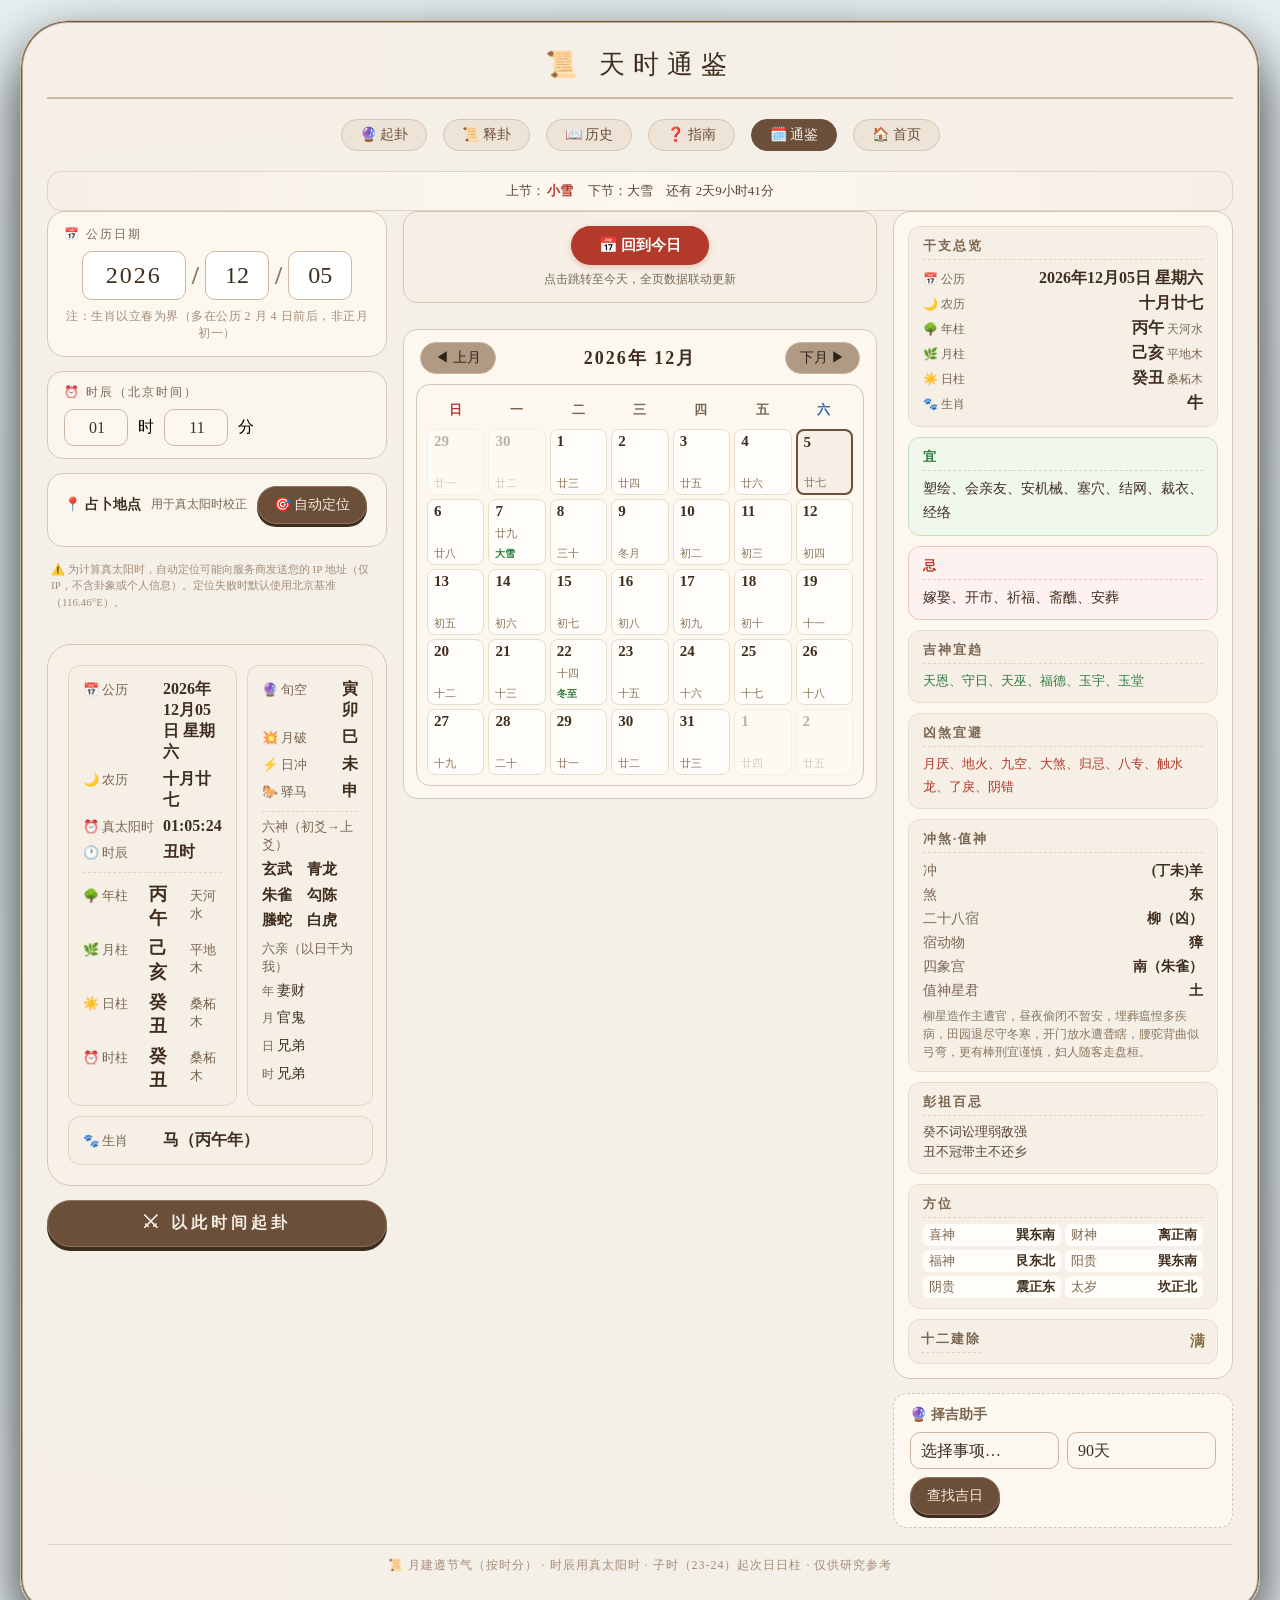
<file: wnl.html>
<!DOCTYPE html>
<html lang="zh-CN">
<head>
    <meta charset="UTF-8">
    <meta name="viewport" content="width=device-width, initial-scale=1.0">
    <meta http-equiv="Cache-Control" content="no-cache, no-store, must-revalidate">
    <meta http-equiv="Pragma" content="no-cache">
    <meta http-equiv="Expires" content="0">
    <title>天时通鉴 · 增删卜易</title>
    <link rel="stylesheet" href="ly/yangshi.css">
    <style>
        /* ===== 天时通鉴·容器覆盖 ===== */
        .container.tstj-container {
            max-width: 1380px;
            padding: 26px 26px 36px;
            align-self: flex-start;
        }

        /* ===== 三栏布局 ===== */
        .tstj-layout {
            display: grid;
            grid-template-columns: 340px 1fr 340px;
            gap: 16px;
            margin-bottom: 16px;
        }
        .tstj-left, .tstj-center, .tstj-right {
            display: flex;
            flex-direction: column;
            gap: 14px;
        }

        /* ===== 左栏：沿用 wnl 旧样式 ===== */
        .jieqi-bar {
            background: linear-gradient(90deg, #f6efe6, #fcf8f0, #f6efe6);
            border: 1px solid #e0d3c4;
            border-radius: 14px;
            padding: 10px 8px;
            text-align: center;
            font-size: 13px;
            color: #5a4632;
            margin-bottom: 0;
            letter-spacing: 0;
            min-height: 40px;
            display: flex; align-items: center; justify-content: center;
            flex-wrap: nowrap; white-space: nowrap;
            gap: 2px;
            overflow: hidden;
        }
        .jieqi-bar .jq-name { color: #b33a2a; font-weight: bold; }
        .jieqi-bar .jq-sub { color: #8a765d; font-size: 12px; }
        @media (max-width: 400px) {
            .jieqi-bar { font-size: 11px; padding: 10px 4px; }
            .jieqi-bar .jq-sub { font-size: 10px; }
        }

        .date-input-wrapper {
            background: #fcf8f0;
            border: 1px solid #d5c6b4;
            border-radius: 18px;
            padding: 14px 16px;
        }
        .date-input-wrapper .rtitle {
            font-size: 12px; color: #7a6652; letter-spacing: 2px; margin-bottom: 8px;
        }
        .date-input-row {
            display: flex; align-items: center; justify-content: center; gap: 6px;
        }
        .date-input {
            text-align: center; font-size: 24px; font-family: 'Georgia', serif;
            border: 1px solid #cbb8a4; border-radius: 10px; background: #fff;
            color: #3f2e1e; padding: 10px 6px; -webkit-appearance: none; appearance: none;
        }
        .date-input:focus { outline: none; border-color: #6b4f39; box-shadow: 0 0 0 2px rgba(107,79,57,0.15); }
        .date-input.year { width: 104px; letter-spacing: 2px; }
        .date-input.md { width: 64px; }
        .date-sep { font-size: 26px; color: #8a765d; font-weight: bold; user-select: none; }
        .date-note { margin-top: 8px; font-size: 12px; color: #a48d78; text-align: center; letter-spacing: 0.5px; line-height: 1.4; }

        .row-card {
            background: rgba(255,248,240,0.6);
            border: 1px solid #d5c6b4;
            border-radius: 16px;
            padding: 12px 16px;
        }
        .row-card .rtitle { font-size: 12px; color: #7a6652; letter-spacing: 2px; margin-bottom: 8px; }
        .time-row, .loc-row { display: flex; gap: 10px; flex-wrap: wrap; align-items: center; }
        select {
            padding: 9px 10px; font-size: 16px; border-radius: 10px;
            border: 1px solid #cbb8a4; background: #fcf8f0; font-family: inherit;
            color: #3c2e22; -webkit-appearance: none; appearance: none; padding-right: 8px;
        }
        .time-row select { width: 64px; text-align-last: center; }
        .loc-status { font-size: 14px; color: #5a4632; flex: 1; min-width: 0; line-height: 1.4; }
        .loc-status.success { color: #2d7a3d; font-weight: bold; }
        .loc-status.loading::after {
            content: ''; display: inline-block; width: 10px; height: 10px;
            border: 2px solid #6b4f39; border-top-color: transparent; border-radius: 50%;
            animation: spin 0.7s linear infinite; margin-left: 6px; vertical-align: middle;
        }
        @keyframes spin { to { transform: rotate(360deg); } }
        .btn {
            background: #b09a84; border: 1px solid #c9b49e; color: #2d241c;
            padding: 9px 16px; border-radius: 30px; font-size: 14px; cursor: pointer;
            font-family: inherit; transition: 0.2s; box-shadow: 0 2px 6px rgba(0,0,0,0.06); white-space: nowrap;
        }
        .btn:hover { background: #c0aa94; }
        .btn-primary { background: #6b4f39; color: #f5ede4; border-color: #8f745b; box-shadow: 0 3px 0 #3d2d1f; }
        .btn-primary:active { transform: translateY(2px); box-shadow: 0 0 0 #3d2d1f; }
        .btn-qigua {
            background: #6b4f39; color: #f5ede4; border: 1px solid #8f745b;
            padding: 12px 20px; border-radius: 60px; font-size: 16px; font-weight: bold;
            letter-spacing: 4px; cursor: pointer; font-family: inherit; transition: 0.2s;
            box-shadow: 0 4px 0 #3d2d1f; text-align: center;
        }
        .btn-qigua:hover { background: #7d5d43; transform: translateY(-2px); }
        .btn-qigua:active { transform: translateY(2px); box-shadow: 0 1px 0 #3d2d1f; }

        .result-area {
            background: #fcf8f0; border: 1px solid #d5c6b4; border-radius: 18px;
            padding: 16px; min-height: 80px;
        }
        .result-grid { display: grid; grid-template-columns: 1fr 1fr; gap: 10px; }
        .result-card {
            background: #f6efe6; border: 1px solid #e0d3c4; border-radius: 12px; padding: 10px 14px;
        }
        .result-card .label { font-size: 11px; color: #7a6652; letter-spacing: 2px; margin-bottom: 3px; }
        .result-card .value { font-size: 18px; font-weight: bold; color: #3f2e1e; }
        .result-card .value.small { font-size: 15px; }
        .result-card .value .hl { color: #6b4f39; }
        .result-card .value .yuejian { color: #b33; font-weight: bold; }
        .result-card .value .richen { color: #3366aa; font-weight: bold; }
        .result-card .value .xunkong { color: #999; }
        .result-card .value .yuepo { color: #b33; font-weight: bold; }
        .result-card .value .richong { color: #e67e22; font-weight: bold; }
        .result-card.full { grid-column: 1 / -1; }
        .info-row { display: flex; align-items: baseline; gap: 8px; padding: 3px 0; }
        .info-label { font-size: 13px; color: #7a6652; white-space: nowrap; min-width: 72px; }
        .info-value { font-size: 16px; font-weight: bold; color: #3f2e1e; }
        .pillar-row { display: flex; align-items: baseline; gap: 8px; padding: 3px 0; }
        .pillar-label { font-size: 13px; color: #7a6652; white-space: nowrap; min-width: 58px; }
        .pillar-gz { font-size: 18px; font-weight: bold; color: #3f2e1e; }
        .na-yin { font-size: 13px; color: #7a6652; margin-left: 4px; }
        .card-divider { border-top: 1px dashed #e0d3c4; margin: 6px 0; }
        .liu-section { margin-top: 6px; }
        .liu-title { font-size: 13px; color: #7a6652; margin-bottom: 3px; }
        .liu-shen-list { display: flex; flex-wrap: wrap; gap: 4px 14px; font-size: 15px; font-weight: bold; color: #3f2e1e; line-height: 1.7; }
        .liu-qin-list { display: flex; flex-wrap: wrap; gap: 4px 14px; font-size: 14px; color: #3f2e1e; line-height: 1.7; }
        .liu-qin-list .lq-label { color: #7a6652; font-size: 12px; }
        .loc-card { display: flex; align-items: center; gap: 10px; flex-wrap: wrap; }
        .loc-card .loc-title { font-size: 14px; font-weight: bold; color: #3f2e1e; white-space: nowrap; }
        .loc-card .loc-hint { font-size: 12px; color: #7a6652; white-space: nowrap; }
        .json-box {
            margin-top: 12px; background: #2d241c; color: #d6c8b8; border-radius: 10px;
            padding: 10px 12px; font-size: 12px; font-family: 'Consolas', monospace;
            white-space: pre-wrap; word-break: break-all; line-height: 1.5;
        }

        /* ===== 中栏：今日/日历/应期 三卡片 ===== */
        .today-card {
            background: #f6efe6; border: 1px solid #d5c6b4; border-radius: 14px;
            padding: 14px 16px; margin-bottom: 12px; text-align: center;
        }
        .btn-today {
            background: #b33a2a; border: none; color: #fff;
            padding: 10px 28px; border-radius: 30px; font-size: 15px; font-weight: bold;
            cursor: pointer; font-family: inherit; transition: 0.2s;
            box-shadow: 0 2px 6px rgba(179,58,42,0.25);
        }
        .btn-today:hover { background: #c94a38; transform: translateY(-1px); }
        .today-hint { font-size: 12px; color: #7a6652; margin-top: 6px; }
        .calendar-card {
            background: #fcf8f0; border: 1px solid #d5c6b4; border-radius: 14px; padding: 12px;
            margin-bottom: 12px;
        }
        .calendar-card .calendar-header {
            background: transparent; border: none; border-radius: 0;
            padding: 0 4px 10px;
        }

        /* ===== 中栏：日历网格 ===== */
        .calendar-header {
            display: flex; align-items: center; justify-content: space-between;
            background: #f6efe6; border: 1px solid #d5c6b4; border-radius: 14px;
            padding: 10px 16px;
        }
        .cal-nav-btn {
            background: #b09a84; border: 1px solid #c9b49e; color: #2d241c;
            padding: 6px 14px; border-radius: 30px; font-size: 14px; cursor: pointer;
            font-family: inherit; transition: 0.2s; white-space: nowrap;
        }
        .cal-nav-btn:hover { background: #c0aa94; }
        .cal-title { font-size: 18px; font-weight: bold; color: #3f2e1e; letter-spacing: 2px; white-space: nowrap; flex: 1; text-align: center; min-width: 0; }
        .calendar-grid {
            display: grid; grid-template-columns: repeat(7, 1fr); gap: 4px;
            background: #fcf8f0; border: 1px solid #d5c6b4; border-radius: 14px; padding: 10px;
        }
        .cal-weekday {
            text-align: center; font-size: 13px; font-weight: bold; color: #7a6652;
            padding: 6px 0; letter-spacing: 1px;
        }
        .cal-weekday.sun { color: #b33; }
        .cal-weekday.sat { color: #3366aa; }
        .cal-cell {
            aspect-ratio: 1 / 1.15; border: 1px solid #e8dccc; border-radius: 8px;
            padding: 4px 6px; cursor: pointer; transition: 0.15s; position: relative;
            display: flex; flex-direction: column; justify-content: space-between;
            background: #fffdf9; overflow: hidden;
        }
        .cal-cell:hover { border-color: #6b4f39; box-shadow: 0 2px 8px rgba(107,79,57,0.12); }
        .cal-cell.other-month { opacity: 0.35; }
        .cal-cell.today { border: 2px solid #b33a2a; }
        .cal-cell.selected { border: 2px solid #6b4f39; background: #f6efe6; }
        .cal-cell.yingqi-match {
            border: 2px solid #d4a017; background: #fffaef;
            box-shadow: 0 0 8px rgba(212,160,23,0.3);
        }
        .cal-cell.yingqi-match.selected { border: 2px solid #6b4f39; background: #f6efe6; box-shadow: 0 0 8px rgba(212,160,23,0.4); }
        .cal-cell.zeji-match {
            border: 2px solid #2980b9; background: #eff7fc;
            box-shadow: 0 0 6px rgba(41,128,185,0.2);
        }
        .cal-cell.zeji-match.selected { border: 2px solid #6b4f39; background: #f6efe6; }
        .cal-solar { font-size: 15px; font-weight: bold; color: #3f2e1e; line-height: 1; }
        .cal-lunar { font-size: 11px; color: #8a765d; line-height: 1.2; }
        .cal-jieqi { font-size: 10px; color: #2d7a3d; font-weight: bold; line-height: 1.2; }
        .cal-badge {
            position: absolute; top: 2px; right: 2px;
            background: #d4a017; color: #fff; font-size: 9px; font-weight: bold;
            padding: 1px 4px; border-radius: 8px; line-height: 1.2;
        }

        /* ===== 应期反查结果列表 ===== */
        .yingqi-section {
            background: #fcf8f0; border: 1px solid #d5c6b4; border-radius: 14px; padding: 12px 16px;
        }
        .yingqi-title { font-size: 15px; font-weight: bold; color: #3f2e1e; margin-bottom: 8px; }
        .yingqi-list { display: flex; flex-direction: column; gap: 4px; }
        .yingqi-item {
            display: grid; grid-template-columns: 30px 1fr 50px 1fr 50px 60px; gap: 8px;
            align-items: center; padding: 6px 10px; border-radius: 8px;
            background: #f6efe6; border: 1px solid #e8dccc; font-size: 13px; cursor: pointer; transition: 0.15s;
        }
        .yingqi-item:hover { border-color: #6b4f39; background: #f0e8da; }
        .yingqi-item .yi-idx { font-weight: bold; color: #7a6652; }
        .yingqi-item .yi-date { color: #3f2e1e; font-weight: bold; }
        .yingqi-item .yi-week { color: #7a6652; font-size: 12px; }
        .yingqi-item .yi-lunar { color: #8a765d; font-size: 12px; }
        .yingqi-item .yi-gz { color: #6b4f39; font-weight: bold; }
        .yingqi-item .yi-diff { text-align: right; color: #b33a2a; font-weight: bold; font-size: 12px; }

        /* ===== 右栏：黄历通书 ===== */
        .huangli-panel {
            background: #fcf8f0; border: 1px solid #d5c6b4; border-radius: 18px;
            padding: 14px; display: flex; flex-direction: column; gap: 10px;
        }
        .hl-card {
            background: #f6efe6; border: 1px solid #e8dccc; border-radius: 12px; padding: 10px 14px;
        }
        .hl-card-title {
            font-size: 13px; font-weight: bold; color: #7a6652; letter-spacing: 2px;
            margin-bottom: 6px; border-bottom: 1px dashed #e0d3c4; padding-bottom: 4px;
        }
        .hl-ganzi-row { display: flex; justify-content: space-between; align-items: baseline; padding: 2px 0; }
        .hl-ganzi-label { font-size: 12px; color: #7a6652; }
        .hl-ganzi-val { font-size: 16px; font-weight: bold; color: #3f2e1e; }
        .hl-ganzi-val .ny { font-size: 12px; color: #7a6652; font-weight: normal; margin-left: 3px; }
        .hl-yi { background: #f0f8ee; border-color: #c5e0b8; }
        .hl-yi .hl-card-title { color: #2d7a3d; border-bottom-color: #c5e0b8; }
        .hl-yi-content { font-size: 14px; color: #3f2e1e; line-height: 1.7; }
        .hl-ji { background: #fdf2f0; border-color: #e8c5bf; }
        .hl-ji .hl-card-title { color: #b33a2a; border-bottom-color: #e8c5bf; }
        .hl-ji-content { font-size: 14px; color: #3f2e1e; line-height: 1.7; }
        .hl-jishen-content { font-size: 13px; color: #2d7a3d; line-height: 1.7; }
        .hl-xionsha-content { font-size: 13px; color: #b33a2a; line-height: 1.7; }
        .hl-chong-row { display: flex; justify-content: space-between; padding: 3px 0; font-size: 14px; }
        .hl-chong-label { color: #7a6652; }
        .hl-chong-val { font-weight: bold; color: #3f2e1e; }
        .hl-xiu-row { display: flex; justify-content: space-between; padding: 3px 0; font-size: 14px; }
        .hl-xiu-song { font-size: 12px; color: #8a765d; line-height: 1.5; margin-top: 4px; }
        .hl-pengzu { font-size: 13px; color: #5a4632; line-height: 1.6; }
        .hl-position-table { display: grid; grid-template-columns: 1fr 1fr; gap: 4px; }
        .hl-pos-item { display: flex; justify-content: space-between; padding: 2px 6px; background: #fffdf9; border-radius: 6px; font-size: 13px; }
        .hl-pos-label { color: #7a6652; }
        .hl-pos-val { font-weight: bold; color: #3f2e1e; }
        .hl-jianchu { font-size: 16px; font-weight: bold; color: #6b4f39; text-align: center; padding: 4px 0; }
        .hl-jieqi-info { font-size: 13px; color: #5a4632; line-height: 1.6; }
        .hl-placeholder { color: #9a8876; text-align: center; padding: 40px 0; font-style: italic; letter-spacing: 2px; font-size: 15px; }

        /* ===== 择吉助手（二期预留） ===== */
        .zeji-section {
            background: #fcf8f0; border: 1px dashed #d5c6b4; border-radius: 14px; padding: 12px 16px;
        }
        .zeji-title { font-size: 14px; font-weight: bold; color: #7a6652; margin-bottom: 8px; }
        .zeji-row { display: flex; gap: 8px; align-items: center; flex-wrap: wrap; }
        .zeji-row select { flex: 1; min-width: 120px; }
        .zeji-hint { font-size: 12px; color: #a48d78; margin-top: 6px; }

        .footer-note { margin-top: 16px; font-size: 12px; color: #a48d78; text-align: center; border-top: 1px solid #e0d3c4; padding-top: 12px; letter-spacing: 1px; }

        /* ===== 手机端 Bottom Sheet ===== */
        .mobile-bar { display: none; }
        .sheet-backdrop { display: none; }

        @media (max-width: 900px) {
            /* 解除 .container 对 fixed 子元素（遮罩/浮层）的包含块捕获：
               原 .container 带 backdrop-filter，会令内部 fixed 浮层相对容器而非视口，
               导致遮罩覆盖整页、内容Sheet被推到页底视口外。仅手机端取消，桌面玻璃感不变。 */
            .container { backdrop-filter: none !important; -webkit-backdrop-filter: none !important; }
            /* 底部悬浮栏：始终可见 */
            .mobile-bar {
                display: flex; position: fixed; bottom: 0; left: 50%;
                transform: translateX(-50%) translateZ(0);
                width: calc(100% - 16px); max-width: 560px;
                background: rgba(253, 249, 243, 0.98); backdrop-filter: blur(12px);
                border: 1px solid #d5c6b4; border-bottom: none;
                border-radius: 20px 20px 0 0;
                padding: 8px 8px;
                padding-bottom: max(10px, env(safe-area-inset-bottom), constant(safe-area-inset-bottom));
                gap: 6px;
                z-index: 9999;
                box-shadow: 0 -6px 22px rgba(0,0,0,0.16);
                will-change: transform;
            }
            .mobile-bar-btn {
                flex: 1; padding: 10px 2px; border: 1px solid #d5c6b4;
                border-radius: 14px; background: #fffdf9; font-size: 13px;
                cursor: pointer; font-family: inherit; color: #3f2e1e;
                transition: 0.15s; text-align: center; font-weight: 600;
            }
            .mobile-bar-btn:active { transform: scale(0.95); }
            .mobile-bar-btn.active { background: #6b4f39; color: #f5ede4; border-color: #6b4f39; }

            /* 遮罩层 */
            .sheet-backdrop {
                display: none; position: fixed; top: 0; left: 0; right: 0; bottom: 0;
                background: rgba(0,0,0,0.45); z-index: 1000; animation: fadeInBg 0.2s ease;
            }
            .sheet-backdrop.active { display: block; }
            @keyframes fadeInBg { from { opacity: 0; } to { opacity: 1; } }

            /* Sheet 通用样式：默认隐藏，激活时从底部滑出 */
            .mobile-sheet {
                display: none !important; /* 手机端默认隐藏，不占空间 */
            }
            .mobile-sheet.sheet-active {
                display: block !important;
                position: fixed; bottom: 0; left: 0; right: 0;
                max-height: 78vh; overflow-y: auto; overflow-x: hidden;
                background: #fcf8f0; border-radius: 20px 20px 0 0;
                box-shadow: 0 -8px 30px rgba(0,0,0,0.25);
                z-index: 1001; padding: 16px 14px;
                border: 1px solid #d5c6b4; border-bottom: none;
                animation: sheetSlideUp 0.28s ease;
                padding-bottom: max(16px, calc(env(safe-area-inset-bottom) + 60px));
            }
            @keyframes sheetSlideUp {
                from { transform: translateY(100%); }
                to { transform: translateY(0); }
            }

            /* 关闭按钮样式 */
            .sheet-close-btn {
                text-align: right; font-size: 13px; color: #7a6652;
                margin-bottom: 8px; cursor: pointer; padding: 2px 8px;
            }
        }

        /* ===== 响应式：平板 ===== */
        @media (max-width: 900px) {
            .tstj-layout { grid-template-columns: 1fr; }
            .tstj-left { order: 1; }
            .tstj-center { order: 2; }
            .tstj-right { order: 3; }
            .container.tstj-container { padding-bottom: 76px; } /* 防底部浮动栏遮挡内容 */
        }

        /* ===== 响应式：手机 ===== */
        @media (max-width: 500px) {
            body { padding: 4px; }
            .container.tstj-container { padding: 12px 10px 18px; border-radius: 24px 24px 16px 16px; }
            h1 { font-size: 19px; letter-spacing: 4px; }
            .nav-bar { gap: 5px; }
            .nav-bar a { flex: 1 1 calc(25% - 6px); text-align: center; min-width: 0; font-size: 11px; padding: 5px 3px; }
            .date-input { font-size: 22px; padding: 12px 6px; }
            .date-input.year { width: 92px; }
            .date-input.md { width: 58px; }
            .date-sep { font-size: 22px; }
            .result-grid { grid-template-columns: 1fr; }
            .time-row select { width: 56px; }
            .loc-card { gap: 6px; }
            .loc-card .loc-title { font-size: 13px; }
            .loc-card .loc-hint { font-size: 11px; }
            .info-row { padding: 2px 0; }
            .pillar-row { padding: 2px 0; }
            .info-value { font-size: 14px; }
            .pillar-gz { font-size: 16px; }
            .liu-shen-list { font-size: 14px; gap: 4px 10px; }
            .liu-qin-list { font-size: 13px; gap: 4px 10px; }
            .cal-cell { padding: 2px 3px; }
            .cal-solar { font-size: 13px; }
            .cal-lunar { font-size: 10px; }
            .cal-jieqi { font-size: 9px; }
            .yingqi-item { grid-template-columns: 24px 1fr 44px 1fr 44px 50px; gap: 4px; font-size: 12px; }
            .hl-position-table { grid-template-columns: 1fr; }
            .cal-title { font-size: 15px; letter-spacing: 1px; }
            .cal-nav-btn { font-size: 12px; padding: 5px 10px; }
        }
    </style>
</head>
<body>
<div class="container tstj-container">
    <h1>📜 天时通鉴</h1>

    <div class="nav-bar">
        <a href="jiegou.html">🔮 起卦</a>
        <a href="jiegua.html">📜 释卦</a>
        <a href="history.html">📖 历史</a>
        <a href="help.html">❓ 指南</a>
        <a href="wnl.html" class="active">🗓️ 通鉴</a>
        <a href="index.html" title="返回首页">🏠 首页</a>
    </div>

    <div class="jieqi-bar" id="jieqiBar">—</div>

    <div class="tstj-layout">
        <!-- ===== 左栏：控制区 ===== -->
        <div class="tstj-left">
            <div class="date-input-wrapper">
                <div class="rtitle">📅 公历日期</div>
                <div class="date-input-row">
                    <input type="text" id="inpYear" class="date-input year" maxlength="4" inputmode="numeric" placeholder="年">
                    <span class="date-sep">/</span>
                    <input type="text" id="inpMonth" class="date-input md" maxlength="2" inputmode="numeric" placeholder="月">
                    <span class="date-sep">/</span>
                    <input type="text" id="inpDay" class="date-input md" maxlength="2" inputmode="numeric" placeholder="日">
                </div>
                <div class="date-note">注：生肖以立春为界（多在公历 2 月 4 日前后，非正月初一）</div>
            </div>

            <div class="row-card">
                <div class="rtitle">⏰ 时辰（北京时间）</div>
                <div class="time-row">
                    <select id="selHour"></select> 时
                    <select id="selMin"></select> 分
                </div>
            </div>

            <div class="row-card loc-card">
                <span class="loc-title">📍 占卜地点</span>
                <span class="loc-hint">用于真太阳时校正</span>
                <button class="btn btn-primary" id="btnLoc">🎯 自动定位</button>
                <span class="loc-status" id="locMsg"></span>
            </div>
            <div style="font-size:11px;color:#a48d78;padding:0 4px;line-height:1.5;">
                ⚠️ 为计算真太阳时，自动定位可能向服务商发送您的 IP 地址（仅 IP，不含卦象或个人信息）。定位失败时默认使用北京基准（116.46°E）。
            </div>

            <div class="result-area mobile-sheet" data-sheet="paipan" id="resultArea">—</div>

            <button class="btn-qigua" id="btnQigua">⚔ 以此时间起卦</button>
        </div>

        <!-- ===== 中栏：今日/日历/应期 三卡片 ===== -->
        <div class="tstj-center">
            <div class="today-card">
                <button class="btn-today" id="calToday">📅 回到今日</button>
                <div class="today-hint">点击跳转至今天，全页数据联动更新</div>
            </div>
            <div class="calendar-card">
                <div class="calendar-header">
                    <button class="cal-nav-btn" id="calPrev">◀ 上月</button>
                    <span class="cal-title" id="calTitle">—</span>
                    <button class="cal-nav-btn" id="calNext">下月 ▶</button>
                </div>
                <div class="calendar-grid" id="calendarGrid"></div>
            </div>
            <div class="yingqi-section mobile-sheet" data-sheet="yingqi" id="yingqiSection" style="display:none;">
                <div style="display:flex;justify-content:space-between;align-items:center;margin-bottom:8px;">
                    <div class="yingqi-title" id="yingqiTitle" style="margin-bottom:0;">应期反查结果</div>
                    <button type="button" onclick="yingqiGoBack()" style="flex:0 0 auto;background:#ede3d7;color:#5a4632;border:1px solid #c9b49e;border-radius:20px;padding:4px 14px;font-size:13px;font-family:inherit;cursor:pointer;transition:0.2s;" onmouseover="this.style.background='#e0d3c4'" onmouseout="this.style.background='#ede3d7'">← 返回</button>
                </div>
                <div class="yingqi-list" id="yingqiList"></div>
            </div>
            <div class="yingqi-section mobile-sheet" data-sheet="zeji" id="zejiResultSection" style="display:none;">
                <div class="yingqi-title" id="zejiResultTitle">择吉结果</div>
                <div class="yingqi-list" id="zejiResultList"></div>
            </div>
        </div>

        <!-- ===== 右栏：黄历通书 ===== -->
        <div class="tstj-right">
            <div class="huangli-panel mobile-sheet" data-sheet="huangli" id="huangliPanel">
                <div class="hl-placeholder">点击日历中任意一日<br>查看当日黄历通书</div>
            </div>
            <div class="zeji-section mobile-sheet" data-sheet="zeji" id="zejiSection">
                <div class="zeji-title" id="zeji-assistant">🔮 择吉助手</div>
                <div class="zeji-row">
                    <select id="zejiCategory">
                        <option value="">选择事项…</option>
                        <option value="嫁娶">嫁娶</option>
                        <option value="搬家">搬家</option>
                        <option value="开业">开业</option>
                        <option value="出行">出行</option>
                        <option value="动土">动土</option>
                        <option value="安葬">安葬</option>
                        <option value="祭祀">祭祀</option>
                        <option value="求医">求医</option>
                        <option value="交易">交易</option>
                        <option value="入学">入学</option>
                        <option value="会友">会友</option>
                        <option value="置产">置产</option>
                    </select>
                    <select id="zejiDays">
                        <option value="30">30天</option>
                        <option value="90" selected>90天</option>
                        <option value="180">180天</option>
                        <option value="365">365天</option>
                    </select>
                    <button class="btn btn-primary" id="btnZeji">查找吉日</button>
                </div>
                <div class="zeji-hint" id="zejiHint" style="display:none;"></div>
            </div>
        </div>
    </div>

    <div class="footer-note">📜 月建遵节气（按时分） · 时辰用真太阳时 · 子时（23-24）起次日日柱 · 仅供研究参考</div>
    <!-- 遮罩层（保留在 .container 内，与 .mobile-sheet 坐标系一致，维持已验证表现） -->
    <div class="sheet-backdrop" id="sheetBackdrop"></div>
</div>

    <!-- 手机端底部浮动栏：移出 .container，避免其 backdrop-filter 创建包含块使 position:fixed 相对容器而非视口（表现为随页面联动滚动） -->
    <div class="mobile-bar" id="mobileBar">
        <button class="mobile-bar-btn" data-sheet="paipan">📊 排盘</button>
        <button class="mobile-bar-btn" data-sheet="huangli">📜 黄历</button>
        <button class="mobile-bar-btn" data-sheet="zeji">🔮 择吉</button>
        <button class="mobile-bar-btn" data-sheet="yingqi" id="mobileBarYingqi">🗓️ 应期</button>
    </div>

    <script src="./ly/lunar.js"></script>
    <script src="ly/shuju.js"></script>
    <script src="ly/suanfa.js"></script>
<script>
(function(){
    'use strict';
    // ============ 常量 ============
    var YEAR_MIN = 1900, YEAR_MAX = 2100;
    var GAN  = ['甲','乙','丙','丁','戊','己','庚','辛','壬','癸'];
    var ZHI  = ['子','丑','寅','卯','辰','巳','午','未','申','酉','戌','亥'];
    var ZHI_ANIMAL = {'子':'鼠','丑':'牛','寅':'虎','卯':'兔','辰':'龙','巳':'蛇',
                      '午':'马','未':'羊','申':'猴','酉':'鸡','戌':'狗','亥':'猪'};
    var JIAN_CHU = ['建','除','满','平','定','执','破','危','成','收','开','闭'];
    var WEEKDAYS = ['日','一','二','三','四','五','六'];
    var Solar = window.Solar;

    // ============ DOM ============
    var inpYear  = document.getElementById('inpYear');
    var inpMonth = document.getElementById('inpMonth');
    var inpDay   = document.getElementById('inpDay');
    var selHour  = document.getElementById('selHour');
    var selMin   = document.getElementById('selMin');
    var btnLoc   = document.getElementById('btnLoc');
    var jieqiBar = document.getElementById('jieqiBar');
    var resultArea = document.getElementById('resultArea');
    var locMsg   = document.getElementById('locMsg');
    var btnQigua = document.getElementById('btnQigua');
    var calendarGrid = document.getElementById('calendarGrid');
    var calTitle = document.getElementById('calTitle');
    var calPrev   = document.getElementById('calPrev');
    var calNext   = document.getElementById('calNext');
    var calToday  = document.getElementById('calToday');
    var huangliPanel = document.getElementById('huangliPanel');
    var yingqiSection = document.getElementById('yingqiSection');
    var yingqiTitle   = document.getElementById('yingqiTitle');
    var yingqiList    = document.getElementById('yingqiList');
    var btnZeji  = document.getElementById('btnZeji');
    var zejiCategory = document.getElementById('zejiCategory');
    var zejiDays = document.getElementById('zejiDays');
    var zejiHint = document.getElementById('zejiHint');
    var zejiResultSection = document.getElementById('zejiResultSection');
    var zejiResultTitle   = document.getElementById('zejiResultTitle');
    var zejiResultList    = document.getElementById('zejiResultList');
    var mobileBar = document.getElementById('mobileBar');
    var mobileBarYingqi = document.getElementById('mobileBarYingqi');
    var sheetBackdrop = document.getElementById('sheetBackdrop');
    var activeSheet = null; // 当前打开的 sheet 名

    // ============ 状态 ============
    var state = {
        y: 0, m: 0, d: 0, h: 0, mi: 0,
        lng: 116.46, placeName: '北京基准', locationType: 'fallback'
    };
    var calView = { y: 0, m: 0 };
    var yingqiMatches = [];
    var yingqiParam = null;
    // 扫描窗口（起止公历日），高亮仅在此范围内生效
    var yingqiScanStart = null; // {y, m, d}
    var yingqiScanEnd   = null;

    // 择吉状态
    var zejiMode = null;        // 'plain' 纯事项 | 'liangua' 联卦
    var zejiParam = null;      // { category, useShenWang, yongShenDizhi?, ... }
    var zejiMatches = [];
    var zejiScanStart = null;
    var zejiScanEnd   = null;

    // ============ 择吉常量 ============
    // 事项库：yi=目标事项词(getDayYi匹配)，ji=相冲忌词(getDayJi匹配)
    // yi 与 ji 不可填同一数组（云长批注修正）
    var ZEJI_CATEGORIES = {
        '嫁娶': { yi: ['嫁娶', '订婚', '纳采', '问名'],          ji: [],             desc: '结婚、订婚' },
        '搬家': { yi: ['移徙', '入宅'],                           ji: [],             desc: '搬家、入宅' },
        '开业': { yi: ['开市', '挂匾'],                           ji: [],             desc: '开业、开张' },
        '出行': { yi: ['出行'],                                  ji: [],             desc: '出差、旅行' },
        '动土': { yi: ['动土', '修造', '起基'],                   ji: [],             desc: '建房、装修' },
        '安葬': { yi: ['安葬', '破土', '入殓', '移柩'],            ji: [],             desc: '下葬、立碑' },
        '祭祀': { yi: ['祭祀', '祈福'],                           ji: [],             desc: '祭祖、祈福' },
        '求医': { yi: ['求医疗病', '求医', '治病'],               ji: ['针灸'],       desc: '看病、求医' },
        '交易': { yi: ['立券交易', '交易', '立券', '纳财'],        ji: [],             desc: '签合同、买卖' },
        '入学': { yi: ['入学', '习艺'],                           ji: [],             desc: '开学、入学' },
        '会友': { yi: ['会亲友', '会友'],                         ji: [],             desc: '会客、聚友' },
        '置产': { yi: ['置产', '纳财', '买车'],                   ji: ['出货财'],     desc: '买房、购车' }
    };
    // 事项→questionType 映射（联卦模式自动选中事项；所问之事入口已用用户字典把关，此处据词映射黄历宜忌事项）
    var QUESTION_TO_CATEGORY = {
        '婚姻': '嫁娶', '感情': '嫁娶',
        '财运': '交易', '求财': '交易', '交易': '交易', '失物': '交易',
        '事业': '开业', '工作': '开业', '功名': '入学', '前程': '入学',
        '健康': '求医', '病': '求医', '疾病': '求医', '求医': '求医', '治病': '求医',
        '出行': '出行', '旅行': '出行',
        '学业': '入学', '考试': '入学', '文书': '交易',
        '子孙': '祭祀', '子嗣': '祭祀',
        '家宅': '置产', '装修': '置产', '买房': '置产'
    };
    // 建除分数映射表
    var JIANCHU_SCORE = {
        '建': 10, '除': 15, '满': 25, '平': 10,
        '定': 25, '执': 15, '破': 0,  '危': 15,
        '成': 25, '收': 10, '开': 25, '闭': 0
    };
    // 吉神权重表（核心项）
    var JI_SHEN_WEIGHT = {
        '天德': 5, '月德': 5, '天德合': 5, '天赦': 5,
        '天愿': 4, '青龙': 4, '金匮': 4, '玉堂': 4,
        '司命': 3, '三合': 3, '六合': 3, '生气': 3,
        '天喜': 3, '天医': 3, '驿马': 2,
        '福德': 2, '时德': 2, '民日': 2, '临日': 2
    };
    // 凶煞权重表（核心项）
    var XIONG_SHA_WEIGHT = {
        '月破': -5, '月厌': -3, '月刑': -3, '四废': -3,
        '大耗': -3, '劫煞': -2, '灾煞': -2, '天火': -2,
        '血支': -2, '月煞': -2, '天贼': -2,
        '月建': -1, '土符': -1, '土府': -1
    };

    // ============ 工具：真太阳时 ============
    function equationOfTime(dayOfYear){
        var B = 2 * Math.PI * (dayOfYear - 81) / 365;
        return 9.87 * Math.sin(2*B) - 7.53 * Math.cos(B) - 1.5 * Math.sin(B);
    }
    function trueSolarTime(y, m, d, h, mi, lng){
        var bjMin = h*60 + mi;
        var lonCorr = (lng - 120) * 4;
        var dim = [31,28,31,30,31,30,31,31,30,31,30,31];
        var isLeap = (y%4===0 && y%100!==0) || (y%400===0);
        if(isLeap) dim[1]=29;
        var doy = 0;
        for(var i=0;i<m-1;i++) doy += dim[i];
        doy += d;
        var eot = equationOfTime(doy);
        var ztMin = bjMin + lonCorr + eot;
        ztMin = ((ztMin % 1440) + 1440) % 1440;
        var ztH = Math.floor(ztMin/60);
        var ztMi = Math.floor(ztMin%60);
        var ztS = Math.round((ztMin - Math.floor(ztMin))*60);
        if(ztS>=60){ ztS-=60; ztMi+=1; }
        if(ztMi>=60){ ztMi-=60; ztH+=1; }
        ztH = ztH % 24;
        var p2 = function(n){ return n<10?'0'+n:''+n; };
        return { h: ztH, mi: ztMi, s: ztS, text: p2(ztH)+':'+p2(ztMi)+':'+p2(ztS) };
    }

    // ============ 工具：农历 ============
    function lunarOf(y,m,d){
        return Solar.fromYmd(y,m,d).getLunar();
    }

    // ============ 日期输入框逻辑 ============
    function daysInMonth(y, m){
        var dim = [31,28,31,30,31,30,31,31,30,31,30,31];
        var isLeap = (y%4===0 && y%100!==0) || (y%400===0);
        if(isLeap && m===2) return 29;
        return dim[m-1];
    }
    function onlyDigits(v, max){ return v.replace(/\D/g, '').slice(0, max); }
    function padField(input, maxLen){
        var v = input.value.replace(/\D/g, '');
        if(v.length === 0) return;
        var n = parseInt(v, 10);
        if(isNaN(n)) return;
        if(input === inpYear){
            if(n < YEAR_MIN) n = YEAR_MIN;
            if(n > YEAR_MAX) n = YEAR_MAX;
        }else if(input === inpMonth){
            if(n < 1) n = 1;
            if(n > 12) n = 12;
        }else if(input === inpDay){
            var y = parseInt(inpYear.value, 10);
            var m = parseInt(inpMonth.value, 10);
            if(!isNaN(y) && !isNaN(m)){
                var maxD = daysInMonth(y, m);
                if(n < 1) n = 1;
                if(n > maxD) n = maxD;
            }else{
                if(n < 1) n = 1;
                if(n > 31) n = 31;
            }
        }
        var s = String(n);
        while(s.length < maxLen) s = '0' + s;
        input.value = s;
    }
    function tryUpdateFromInput(){
        var y = parseInt(inpYear.value, 10);
        var m = parseInt(inpMonth.value, 10);
        var d = parseInt(inpDay.value, 10);
        if(isNaN(y) || y < YEAR_MIN || y > YEAR_MAX) return;
        if(isNaN(m) || m < 1 || m > 12) return;
        if(isNaN(d) || d < 1 || d > daysInMonth(y, m)) return;
        state.y = y; state.m = m; state.d = d;
        calView.y = y; calView.m = m;
        render();
        renderCalendar();
        renderHuangli(y, m, d);
    }
    inpYear.addEventListener('input', function(){
        this.value = onlyDigits(this.value, 4);
        if(this.value.length === 4) inpMonth.focus();
        tryUpdateFromInput();
    });
    inpMonth.addEventListener('input', function(){
        this.value = onlyDigits(this.value, 2);
        var m = parseInt(this.value, 10);
        if(!isNaN(m) && m > 12) this.value = '12';
        if(this.value.length === 2) inpDay.focus();
        var y = parseInt(inpYear.value, 10);
        if(!isNaN(y) && this.value.length > 0){
            var m2 = parseInt(this.value, 10);
            if(!isNaN(m2)){
                var d = parseInt(inpDay.value, 10);
                if(!isNaN(d) && d > daysInMonth(y, m2)){
                    inpDay.value = String(daysInMonth(y, m2));
                }
            }
        }
        tryUpdateFromInput();
    });
    inpDay.addEventListener('input', function(){
        this.value = onlyDigits(this.value, 2);
        var y = parseInt(inpYear.value, 10);
        var m = parseInt(inpMonth.value, 10);
        if(!isNaN(y) && !isNaN(m)){
            var d = parseInt(this.value, 10);
            if(!isNaN(d) && d > daysInMonth(y, m)){
                this.value = String(daysInMonth(y, m));
            }
        }
        tryUpdateFromInput();
    });
    inpYear.addEventListener('blur',  function(){ padField(this, 4); tryUpdateFromInput(); });
    inpMonth.addEventListener('blur', function(){ padField(this, 2); tryUpdateFromInput(); });
    inpDay.addEventListener('blur',   function(){ padField(this, 2); tryUpdateFromInput(); });

    // ============ 排盘输出 ============
    function p2(n){ return n<10?'0'+n:''+n; }
    function arrDiffDaysHours(fromDate, toDate){
        var ms = toDate - fromDate;
        if(ms<0) ms=0;
        var totalMin = Math.floor(ms/60000);
        var days = Math.floor(totalMin/1440);
        var hours = Math.floor((totalMin%1440)/60);
        var mins = totalMin%60;
        return { days: days, hours: hours, mins: mins };
    }
    function zodiacOfYearGanZhi(ygz){
        var zhi = ygz.charAt(1);
        return ZHI_ANIMAL[zhi] || '—';
    }
    function hourGanZhi(dayGanZhi, ztH){
        var dayGan = dayGanZhi.charAt(0);
        var dgIdx = GAN.indexOf(dayGan);
        var ziGanIdx = (dgIdx % 5) * 2;
        var zhiIdx = Math.floor(((ztH+1)%24)/2);
        var ganIdx = (ziGanIdx + zhiIdx) % 10;
        return GAN[ganIdx] + ZHI[zhiIdx];
    }

    // ============ 断卦参数函数 ============
    // 由日干支推旬空（统一走 lunar.js LunarUtil.getXunKong，与 jiegou.html 同源）
    function getXunKong(dayGanZhi) {
        if (!dayGanZhi || dayGanZhi.length < 2) return '—';
        try {
            return LunarUtil.getXunKong(dayGanZhi);
        } catch (e) {
            return '—';
        }
    }
    var CHONG_MAP = {'寅':'申','卯':'酉','辰':'戌','巳':'亥','午':'子','未':'丑',
                     '申':'寅','酉':'卯','戌':'辰','亥':'巳','子':'午','丑':'未'};
    function getYuePo(yueZhi) { return CHONG_MAP[yueZhi] || '—'; }
    function getRiChong(riZhi) { return CHONG_MAP[riZhi] || '—'; }
    function getYiMa(nianZhi) {
        var map = {'申':'寅','子':'寅','辰':'寅','寅':'申','午':'申','戌':'申',
                   '巳':'亥','酉':'亥','丑':'亥','亥':'巳','卯':'巳','未':'巳'};
        return map[nianZhi] || '—';
    }
    // 排六神（统一走 suanfa.js paiLiuShen 单源，与排盘同口径；未知天干回退 —）
    function getLiuShen(dayGan) {
        if (['甲','乙','丙','丁','戊','己','庚','辛','壬','癸'].indexOf(dayGan) === -1) {
            return ['—','—','—','—','—','—'];
        }
        return paiLiuShen(dayGan);
    }
    function getLiuQin(dayGan, otherGan) {
        var wuxing = {'甲':'木','乙':'木','丙':'火','丁':'火','戊':'土','己':'土','庚':'金','辛':'金','壬':'水','癸':'水'};
        var me = wuxing[dayGan], other = wuxing[otherGan];
        if(!me || !other) return '—';
        var relation = {
            '木': {'木':'兄弟','火':'子孙','土':'妻财','金':'官鬼','水':'父母'},
            '火': {'火':'兄弟','土':'子孙','金':'妻财','水':'官鬼','木':'父母'},
            '土': {'土':'兄弟','金':'子孙','水':'妻财','木':'官鬼','火':'父母'},
            '金': {'金':'兄弟','水':'子孙','木':'妻财','火':'官鬼','土':'父母'},
            '水': {'水':'兄弟','木':'子孙','火':'妻财','土':'官鬼','金':'父母'}
        };
        return relation[me][other] || '—';
    }
    function getNaYin(ganZhi) {
        var map = {
            '甲子':'海中金','乙丑':'海中金','丙寅':'炉中火','丁卯':'炉中火',
            '戊辰':'大林木','己巳':'大林木','庚午':'路旁土','辛未':'路旁土',
            '壬申':'剑锋金','癸酉':'剑锋金','甲戌':'山头火','乙亥':'山头火',
            '丙子':'涧下水','丁丑':'涧下水','戊寅':'城头土','己卯':'城头土',
            '庚辰':'白蜡金','辛巳':'白蜡金','壬午':'杨柳木','癸未':'杨柳木',
            '甲申':'泉中水','乙酉':'泉中水','丙戌':'屋上土','丁亥':'屋上土',
            '戊子':'霹雳火','己丑':'霹雳火','庚寅':'松柏木','辛卯':'松柏木',
            '壬辰':'长流水','癸巳':'长流水','甲午':'沙中金','乙未':'沙中金',
            '丙申':'山下火','丁酉':'山下火','戊戌':'平地木','己亥':'平地木',
            '庚子':'壁上土','辛丑':'壁上土','壬寅':'金箔金','癸卯':'金箔金',
            '甲辰':'覆灯火','乙巳':'覆灯火','丙午':'天河水','丁未':'天河水',
            '戊申':'大驿土','己酉':'大驿土','庚戌':'钗钏金','辛亥':'钗钏金',
            '壬子':'桑柘木','癸丑':'桑柘木','甲寅':'大溪水','乙卯':'大溪水',
            '丙辰':'沙中土','丁巳':'沙中土','戊午':'天上火','己未':'天上火',
            '庚申':'石榴木','辛酉':'石榴木','壬戌':'大海水','癸亥':'大海水'
        };
        return map[ganZhi] || '—';
    }

    function render(){
        var y=state.y, m=state.m, d=state.d, h=state.h, mi=state.mi, lng=state.lng;
        var zt = trueSolarTime(y,m,d,h,mi,lng);

        var dayLunar = lunarOf(y,m,d);
        var dayGZ = dayLunar.getDayInGanZhi();

        var timeSolar = Solar.fromYmdHms(y,m,d, zt.h, zt.mi, zt.s);
        var timeLunar = timeSolar.getLunar();
        var yearGZ = timeLunar.getYearInGanZhiExact();
        // 注意：lunar.js 月建以立春次日为界，非当日。
        // 如2026年立春(2/4)当日月建仍为丑，2/5方入寅月。系统口径以此为准。
        var monthGZ = timeLunar.getMonthInGanZhiExact();

        var hourGZ = hourGanZhi(dayGZ, zt.h);
        var zodiac = zodiacOfYearGanZhi(yearGZ);
        var lunarStr = dayLunar.getMonthInChinese()+'月'+dayLunar.getDayInChinese();
        var weekDay = WEEKDAYS[new Date(y, m-1, d).getDay()];
        var zhiIdx = Math.floor(((zt.h+1)%24)/2);
        var shichenName = ZHI[zhiIdx] + '时';

        var xunKong = getXunKong(dayGZ);
        var yueZhi = monthGZ.charAt(1);
        var riZhi = dayGZ.charAt(1);
        var nianZhi = yearGZ.charAt(1);
        var yuePo = getYuePo(yueZhi);
        var riChong = getRiChong(riZhi);
        var yiMa = getYiMa(nianZhi);
        var liuShen = getLiuShen(dayGZ.charAt(0));

        var dayGan = dayGZ.charAt(0);
        var lqNian = getLiuQin(dayGan, yearGZ.charAt(0));
        var lqYue  = getLiuQin(dayGan, monthGZ.charAt(0));
        var lqRi   = '兄弟';
        var lqShi  = getLiuQin(dayGan, hourGZ.charAt(0));

        var nyNian = getNaYin(yearGZ);
        var nyYue  = getNaYin(monthGZ);
        var nyRi   = getNaYin(dayGZ);
        var nyShi  = getNaYin(hourGZ);

        var curJq = timeLunar.getPrevJieQi(false);
        var nextJq = timeLunar.getNextJieQi(false);
        var jqText = '';
        if(curJq){
            jqText += '上节：<span class="jq-name">'+curJq.getName()+'</span>';
        }else{
            jqText += '上节：—';
        }
        if(nextJq){
            var ns = nextJq.getSolar();
            var nextDate = new Date(ns.getYear(), ns.getMonth()-1, ns.getDay(), ns.getHour(), ns.getMinute(), ns.getSecond());
            var curDate = new Date(y, m-1, d, h, mi, 0);
            var diff = arrDiffDaysHours(curDate, nextDate);
            jqText += '　下节：'+nextJq.getName();
            jqText += '　还有 '+diff.days+'天'+diff.hours+'小时'+diff.mins+'分';
        }
        jieqiBar.innerHTML = jqText;

        var result = {
            solar_date: y+'-'+p2(m)+'-'+p2(d)+' '+p2(h)+':'+p2(mi)+':00',
            lunar_date: lunarStr,
            week: '星期'+weekDay,
            shichen: shichenName,
            ganzhi: { year: yearGZ, month: monthGZ, day: dayGZ, hour: hourGZ },
            nayin: { year: nyNian, month: nyYue, day: nyRi, hour: nyShi },
            zodiac: zodiac,
            xunkong: xunKong,
            yuepo: yuePo,
            richong: riChong,
            yima: yiMa,
            liushen: liuShen,
            liuqin: { year: lqNian, month: lqYue, day: lqRi, hour: lqShi },
            jieqi: curJq ? curJq.getName() : '—',
            zhen_sun_time: zt.text,
            place: state.placeName,
            longitude: lng
        };

        var leftHtml =
            '<div class="info-row"><span class="info-label">📅 公历</span><span class="info-value">'+y+'年'+p2(m)+'月'+p2(d)+'日 星期'+weekDay+'</span></div>'+
            '<div class="info-row"><span class="info-label">🌙 农历</span><span class="info-value">'+lunarStr+'</span></div>'+
            '<div class="info-row"><span class="info-label">⏰ 真太阳时</span><span class="info-value">'+zt.text+'</span></div>'+
            '<div class="info-row"><span class="info-label">🕐 时辰</span><span class="info-value">'+shichenName+'</span></div>'+
            '<div class="card-divider"></div>'+
            '<div class="pillar-row"><span class="pillar-label">🌳 年柱</span><span class="pillar-gz">'+yearGZ+'</span><span class="na-yin">'+nyNian+'</span></div>'+
            '<div class="pillar-row"><span class="pillar-label">🌿 月柱</span><span class="pillar-gz"><span class="yuejian">'+monthGZ+'</span></span><span class="na-yin">'+nyYue+'</span></div>'+
            '<div class="pillar-row"><span class="pillar-label">☀️ 日柱</span><span class="pillar-gz"><span class="richen">'+dayGZ+'</span></span><span class="na-yin">'+nyRi+'</span></div>'+
            '<div class="pillar-row"><span class="pillar-label">⏰ 时柱</span><span class="pillar-gz">'+hourGZ+'</span><span class="na-yin">'+nyShi+'</span></div>';

        var rightHtml =
            '<div class="info-row"><span class="info-label">🔮 旬空</span><span class="info-value xunkong">'+xunKong+'</span></div>'+
            '<div class="info-row"><span class="info-label">💥 月破</span><span class="info-value yuepo">'+yuePo+'</span></div>'+
            '<div class="info-row"><span class="info-label">⚡ 日冲</span><span class="info-value richong">'+riChong+'</span></div>'+
            '<div class="info-row"><span class="info-label">🐎 驿马</span><span class="info-value">'+yiMa+'</span></div>'+
            '<div class="card-divider"></div>'+
            '<div class="liu-section">'+
                '<div class="liu-title">六神（初爻→上爻）</div>'+
                '<div class="liu-shen-list">'+liuShen.join('　')+'</div>'+
            '</div>'+
            '<div class="liu-section">'+
                '<div class="liu-title">六亲（以日干为我）</div>'+
                '<div class="liu-qin-list">'+
                    '<span><span class="lq-label">年</span> '+lqNian+'</span>　'+
                    '<span><span class="lq-label">月</span> '+lqYue+'</span>　'+
                    '<span><span class="lq-label">日</span> '+lqRi+'</span>　'+
                    '<span><span class="lq-label">时</span> '+lqShi+'</span>'+
                '</div>'+
            '</div>';

        var zodiacHtml = '<div class="info-row"><span class="info-label">🐾 生肖</span><span class="info-value">'+zodiac+'（'+yearGZ+'年）</span></div>';

        var html = '<div class="result-grid">'+
            '<div class="result-card">'+leftHtml+'</div>'+
            '<div class="result-card">'+rightHtml+'</div>'+
            '<div class="result-card full">'+zodiacHtml+'</div>'+
            '</div>';
        resultArea.innerHTML = html;

        try{ localStorage.setItem('wnlResult', JSON.stringify(result)); }catch(e){}
    }

    function escapeHtml(s){
        return s.replace(/&/g,'&amp;').replace(/</g,'&lt;').replace(/>/g,'&gt;');
    }

    // ============ 十二建除 ============
    function getJianChu(monthZhi, dayZhi){
        var mIdx = ZHI.indexOf(monthZhi);
        var dIdx = ZHI.indexOf(dayZhi);
        if(mIdx < 0 || dIdx < 0) return '—';
        var idx = (dIdx - mIdx + 12) % 12;
        return JIAN_CHU[idx];
    }

    // ============ 中栏：日历网格 ============
    function renderCalendar(){
        var y = calView.y, m = calView.m;
        calTitle.textContent = y + '年 ' + m + '月';

        var firstDay = new Date(y, m-1, 1).getDay();
        var daysInM = daysInMonth(y, m);
        var prevM = m - 1 < 1 ? 12 : m - 1;
        var prevY = m - 1 < 1 ? y - 1 : y;
        var prevDays = daysInMonth(prevY, prevM);

        var today = new Date();
        var todayY = today.getFullYear(), todayM = today.getMonth()+1, todayD = today.getDate();

        var html = '';
        var weekdayNames = ['日','一','二','三','四','五','六'];
        for(var w=0; w<7; w++){
            var cls = 'cal-weekday';
            if(w===0) cls += ' sun';
            if(w===6) cls += ' sat';
            html += '<div class="'+cls+'">'+weekdayNames[w]+'</div>';
        }

        for(var p=firstDay-1; p>=0; p--){
            var pd = prevDays - p;
            html += buildCalCell(prevY, prevM, pd, true, todayY, todayM, todayD);
        }
        for(var d=1; d<=daysInM; d++){
            html += buildCalCell(y, m, d, false, todayY, todayM, todayD);
        }
        var totalCells = firstDay + daysInM;
        var remaining = (7 - (totalCells % 7)) % 7;
        var nextM = m + 1 > 12 ? 1 : m + 1;
        var nextY = m + 1 > 12 ? y + 1 : y;
        for(var n=1; n<=remaining; n++){
            html += buildCalCell(nextY, nextM, n, true, todayY, todayM, todayD);
        }

        calendarGrid.innerHTML = html;

        var cells = calendarGrid.querySelectorAll('.cal-cell');
        cells.forEach(function(cell){
            cell.addEventListener('click', function(){
                var cy = parseInt(cell.dataset.y, 10);
                var cm = parseInt(cell.dataset.m, 10);
                var cd = parseInt(cell.dataset.d, 10);
                state.y = cy; state.m = cm; state.d = cd;
                inpYear.value = String(cy);
                inpMonth.value = cm < 10 ? '0'+cm : ''+cm;
                inpDay.value = cd < 10 ? '0'+cd : ''+cd;
                if(cm !== calView.m || cy !== calView.y){
                    calView.y = cy; calView.m = cm;
                    renderCalendar();
                } else {
                    calendarGrid.querySelectorAll('.cal-cell.selected').forEach(function(c){ c.classList.remove('selected'); });
                    cell.classList.add('selected');
                }
                render();
                renderHuangli(cy, cm, cd);
            });
        });
    }

    function buildCalCell(y, m, d, otherMonth, todayY, todayM, todayD){
        var lunar = lunarOf(y, m, d);
        var lunarDayStr = lunar.getDayInChinese();
        var dayGZ = lunar.getDayInGanZhi();
        var jieQi = lunar.getJieQi();

        var lunarStr = lunarDayStr;
        if(lunarStr === '初一'){
            lunarStr = lunar.getMonthInChinese() + '月';
        }

        var cls = 'cal-cell';
        if(otherMonth) cls += ' other-month';
        if(y === todayY && m === todayM && d === todayD) cls += ' today';
        if(y === state.y && m === state.m && d === state.d) cls += ' selected';
        // 应期高亮仅在扫描窗口（今日起365天）内生效
        var isYqMatch = yingqiParam && isWithinScanWindow(y, m, d) && isYingqiMatch(lunar);
        if(isYqMatch) cls += ' yingqi-match';
        // 择吉高亮（蓝色标记"吉"，区别于应期金色）
        var isZjMatch = isZejiMatch(y, m, d);
        if(isZjMatch && !isYqMatch) cls += ' zeji-match';

        var badge = '';
        if(isYqMatch){
            badge = '<span class="cal-badge">应</span>';
        } else if(isZjMatch){
            badge = '<span class="cal-badge" style="background:#2980b9;">吉</span>';
        }
        var jieqiHtml = jieQi ? '<span class="cal-jieqi">'+jieQi+'</span>' : '';

        return '<div class="'+cls+'" data-y="'+y+'" data-m="'+m+'" data-d="'+d+'">'+
            badge +
            '<span class="cal-solar">'+d+'</span>'+
            '<span class="cal-lunar">'+lunarStr+'</span>'+
            jieqiHtml +
            '</div>';
    }

    // ============ 应期反查 ============
    // 注意：lunar.js 月建以立春次日为界，非当日。
    // 系统口径以此为准：如2026年立春(2/4)当日月建仍为丑，2/5方入寅月。
    function parseYingqiParam(){
        var search = location.search;
        if(!search) return;
        var params = new URLSearchParams(search);
        var yq = params.get('yingqi');
        if(!yq) return;

        var re = /^([子丑寅卯辰巳午未申酉戌亥])月(([子丑寅卯辰巳午未申酉戌亥])日)?$/;
        var re2 = /^([子丑寅卯辰巳午未申酉戌亥])日$/;
        var match = yq.match(re);
        if(match){
            yingqiParam = { yueZhi: match[1], riZhi: match[3] || null };
        } else {
            var match2 = yq.match(re2);
            if(match2){
                yingqiParam = { yueZhi: null, riZhi: match2[1] };
            } else {
                // 非法参数：显示提示
                yingqiSection.style.display = '';
                yingqiTitle.textContent = '应期参数格式无法识别';
                yingqiList.innerHTML = '<div style="color:#b33;text-align:center;padding:16px;">参数「' + escapeHtml(yq) + '」格式无法识别。<br>正确格式如：寅月寅日、午月、卯日</div>';
            }
        }
    }

    function isYingqiMatch(lunar){
        if(!yingqiParam) return false;
        var monthZhi = lunar.getMonthZhiExact();
        var dayZhi = lunar.getDayInGanZhi().charAt(1);
        if(yingqiParam.yueZhi && yingqiParam.riZhi){
            return monthZhi === yingqiParam.yueZhi && dayZhi === yingqiParam.riZhi;
        }
        if(yingqiParam.yueZhi && !yingqiParam.riZhi){
            return monthZhi === yingqiParam.yueZhi;
        }
        if(!yingqiParam.yueZhi && yingqiParam.riZhi){
            return dayZhi === yingqiParam.riZhi;
        }
        return false;
    }

    // 检查日期是否在扫描窗口内（含起止）
    function isWithinScanWindow(y, m, d){
        if(!yingqiScanStart || !yingqiScanEnd) return false;
        var date = y * 10000 + m * 100 + d;
        var start = yingqiScanStart.y * 10000 + yingqiScanStart.m * 100 + yingqiScanStart.d;
        var end   = yingqiScanEnd.y * 10000 + yingqiScanEnd.m * 100 + yingqiScanEnd.d;
        return date >= start && date <= end;
    }

    function scanYingqi(){
        if(!yingqiParam) return;
        var today = new Date();
        var todayY = today.getFullYear(), todayM = today.getMonth()+1, todayD = today.getDate();
        // 设置扫描窗口
        yingqiScanStart = { y: todayY, m: todayM, d: todayD };
        var endDate = new Date(todayY, todayM-1, todayD + 365);
        yingqiScanEnd = { y: endDate.getFullYear(), m: endDate.getMonth()+1, d: endDate.getDate() };
        var matches = [];
        for(var i = 0; i <= 365; i++){
            var d = new Date(todayY, todayM-1, todayD + i);
            var y = d.getFullYear(), m = d.getMonth()+1, dd = d.getDate();
            var lunar = lunarOf(y, m, dd);
            if(isYingqiMatch(lunar)){
                matches.push({
                    y: y, m: m, d: dd,
                    week: WEEKDAYS[d.getDay()],
                    lunar: lunar.getMonthInChinese()+'月'+lunar.getDayInChinese(),
                    monthGZ: lunar.getMonthInGanZhiExact(),
                    dayGZ: lunar.getDayInGanZhi(),
                    diffDays: i
                });
            }
        }
        yingqiMatches = matches;
        renderYingqiResults();
        // 手机端自动展开应期 Sheet
        autoExpandSheet('yingqi');
        // 显示底部栏应期按钮
        if(mobileBarYingqi) mobileBarYingqi.style.display = '';
        // 桌面端：自动滚动到应期卡片，给出明确反馈（手机端由 Bottom Sheet 弹出承担）
        if (window.matchMedia && window.matchMedia('(min-width: 901px)').matches) {
            setTimeout(function(){
                try { yingqiSection.scrollIntoView({ behavior: 'smooth', block: 'center' }); }
                catch(e) { yingqiSection.scrollIntoView(); }
            }, 120);
        }
    }

    function renderYingqiResults(){
        if(!yingqiParam) return;
        // 桌面端（>900px）强制显示应期卡片；手机端交由 Bottom Sheet 逻辑接管，勿用 important 覆盖
        if (window.matchMedia && window.matchMedia('(min-width: 901px)').matches) {
            yingqiSection.style.setProperty('display', 'block', 'important');
        } else {
            yingqiSection.style.display = '';
        }
        var paramStr = '';
        if(yingqiParam.yueZhi) paramStr += yingqiParam.yueZhi + '月';
        if(yingqiParam.riZhi) paramStr += yingqiParam.riZhi + '日';
        yingqiTitle.textContent = '应期反查：' + paramStr + '（共 ' + yingqiMatches.length + ' 个匹配日）';

        if(yingqiMatches.length === 0){
            yingqiList.innerHTML = '<div style="color:#9a8876;text-align:center;padding:16px;">365天内未找到符合条件之日期</div>';
            return;
        }

        var html = '';
        yingqiMatches.forEach(function(item, idx){
            var diffText = item.diffDays === 0 ? '今天' : '+' + item.diffDays + '天';
            html += '<div class="yingqi-item" data-y="'+item.y+'" data-m="'+item.m+'" data-d="'+item.d+'">'+
                '<span class="yi-idx">'+(idx+1)+'</span>'+
                '<span class="yi-date">'+item.y+'-'+p2(item.m)+'-'+p2(item.d)+'</span>'+
                '<span class="yi-week">星期'+item.week+'</span>'+
                '<span class="yi-lunar">'+item.lunar+'</span>'+
                '<span class="yi-gz">'+item.monthGZ+' '+item.dayGZ+'</span>'+
                '<span class="yi-diff">'+diffText+'</span>'+
            '</div>';
        });
        yingqiList.innerHTML = html;

        yingqiList.querySelectorAll('.yingqi-item').forEach(function(item){
            item.addEventListener('click', function(){
                var y = parseInt(item.dataset.y, 10);
                var m = parseInt(item.dataset.m, 10);
                var d = parseInt(item.dataset.d, 10);
                state.y = y; state.m = m; state.d = d;
                calView.y = y; calView.m = m;
                inpYear.value = String(y);
                inpMonth.value = m < 10 ? '0'+m : ''+m;
                inpDay.value = d < 10 ? '0'+d : ''+d;
                render();
                renderCalendar();
                renderHuangli(y, m, d);
            });
        });
    }

    // 应期反查结果卡「返回」：优先回退到来源页（释卦页），否则回到释卦页
    window.yingqiGoBack = function(){
        try {
            if (document.referrer && document.referrer.indexOf('jiegua.html') !== -1) {
                history.back();
                return;
            }
        } catch(e) {}
        location.href = 'jiegua.html';
    };

    // ============ 右栏：黄历通书 ============
    function renderHuangli(y, m, d){
        var lunar = lunarOf(y, m, d);
        var weekDay = WEEKDAYS[new Date(y, m-1, d).getDay()];

        var yearGZ = lunar.getYearInGanZhiExact();
        // 注意：lunar.js 月建以立春次日为界，非当日。系统口径以此为准。
        var monthGZ = lunar.getMonthInGanZhiExact();
        var dayGZ = lunar.getDayInGanZhi();
        var monthZhi = lunar.getMonthZhiExact();
        var dayZhi = dayGZ.charAt(1);

        var yi = lunar.getDayYi();
        var ji = lunar.getDayJi();
        var jiShen = lunar.getDayJiShen();
        var xiongSha = lunar.getDayXiongSha();

        var dayChongDesc = lunar.getDayChongDesc();
        var daySha = lunar.getDaySha();

        var xiu = lunar.getXiu();
        var xiuLuck = lunar.getXiuLuck();
        var xiuSong = lunar.getXiuSong();
        var zheng = lunar.getZheng();
        var animal = lunar.getAnimal();
        var gong = lunar.getGong();
        var shou = lunar.getShou();

        var pengZuGan = lunar.getPengZuGan();
        var pengZuZhi = lunar.getPengZuZhi();

        var dayNaYin = lunar.getDayNaYin();
        var dayShengXiao = lunar.getDayShengXiao();

        var posXi = lunar.getDayPositionXi();
        var posXiDesc = lunar.getDayPositionXiDesc();
        var posCai = lunar.getDayPositionCai();
        var posCaiDesc = lunar.getDayPositionCaiDesc();
        var posFu = lunar.getDayPositionFu();
        var posFuDesc = lunar.getDayPositionFuDesc();
        var posYangGui = lunar.getDayPositionYangGui();
        var posYangGuiDesc = lunar.getDayPositionYangGuiDesc();
        var posYinGui = lunar.getDayPositionYinGui();
        var posYinGuiDesc = lunar.getDayPositionYinGuiDesc();
        var posTaiSui = lunar.getDayPositionTaiSui();
        var posTaiSuiDesc = lunar.getDayPositionTaiSuiDesc();

        var jianChu = getJianChu(monthZhi, dayZhi);

        var curJq = lunar.getPrevJieQi(false);
        var nextJq = lunar.getNextJieQi(false);
        var jqStr = '';
        if(curJq) jqStr += '上节：' + curJq.getName();
        if(nextJq){
            var ns = nextJq.getSolar();
            var nextDate = new Date(ns.getYear(), ns.getMonth()-1, ns.getDay());
            var curDate = new Date(y, m-1, d);
            var diffDays = Math.round((nextDate - curDate) / 86400000);
            if(jqStr) jqStr += '　';
            jqStr += '下节：' + nextJq.getName() + ' 还有 ' + diffDays + ' 天';
        }

        var html = '';
        html += '<div class="hl-card">'+
            '<div class="hl-card-title">干支总览</div>'+
            '<div class="hl-ganzi-row"><span class="hl-ganzi-label">📅 公历</span><span class="hl-ganzi-val">'+y+'年'+p2(m)+'月'+p2(d)+'日 星期'+weekDay+'</span></div>'+
            '<div class="hl-ganzi-row"><span class="hl-ganzi-label">🌙 农历</span><span class="hl-ganzi-val">'+lunar.getMonthInChinese()+'月'+lunar.getDayInChinese()+'</span></div>'+
            '<div class="hl-ganzi-row"><span class="hl-ganzi-label">🌳 年柱</span><span class="hl-ganzi-val">'+yearGZ+'<span class="ny">'+lunar.getYearNaYin()+'</span></span></div>'+
            '<div class="hl-ganzi-row"><span class="hl-ganzi-label">🌿 月柱</span><span class="hl-ganzi-val">'+monthGZ+'<span class="ny">'+lunar.getMonthNaYin()+'</span></span></div>'+
            '<div class="hl-ganzi-row"><span class="hl-ganzi-label">☀️ 日柱</span><span class="hl-ganzi-val">'+dayGZ+'<span class="ny">'+dayNaYin+'</span></span></div>'+
            '<div class="hl-ganzi-row"><span class="hl-ganzi-label">🐾 生肖</span><span class="hl-ganzi-val">'+dayShengXiao+'</span></div>'+
            '</div>';

        html += '<div class="hl-card hl-yi">'+
            '<div class="hl-card-title">宜</div>'+
            '<div class="hl-yi-content">'+(yi.length > 0 ? yi.join('、') : '无')+'</div>'+
            '</div>';

        html += '<div class="hl-card hl-ji">'+
            '<div class="hl-card-title">忌</div>'+
            '<div class="hl-ji-content">'+(ji.length > 0 ? ji.join('、') : '无')+'</div>'+
            '</div>';

        html += '<div class="hl-card">'+
            '<div class="hl-card-title">吉神宜趋</div>'+
            '<div class="hl-jishen-content">'+(jiShen.length > 0 ? jiShen.join('、') : '无')+'</div>'+
            '</div>';

        html += '<div class="hl-card">'+
            '<div class="hl-card-title">凶煞宜避</div>'+
            '<div class="hl-xionsha-content">'+(xiongSha.length > 0 ? xiongSha.join('、') : '无')+'</div>'+
            '</div>';

        html += '<div class="hl-card">'+
            '<div class="hl-card-title">冲煞·值神</div>'+
            '<div class="hl-chong-row"><span class="hl-chong-label">冲</span><span class="hl-chong-val">'+dayChongDesc+'</span></div>'+
            '<div class="hl-chong-row"><span class="hl-chong-label">煞</span><span class="hl-chong-val">'+daySha+'</span></div>'+
            '<div class="hl-chong-row"><span class="hl-chong-label">二十八宿</span><span class="hl-chong-val">'+xiu+'（'+xiuLuck+'）</span></div>'+
            '<div class="hl-chong-row"><span class="hl-chong-label">宿动物</span><span class="hl-chong-val">'+animal+'</span></div>'+
            '<div class="hl-chong-row"><span class="hl-chong-label">四象宫</span><span class="hl-chong-val">'+gong+'（'+shou+'）</span></div>'+
            '<div class="hl-chong-row"><span class="hl-chong-label">值神星君</span><span class="hl-chong-val">'+zheng+'</span></div>'+
            '<div class="hl-xiu-song">'+xiuSong+'</div>'+
            '</div>';

        html += '<div class="hl-card">'+
            '<div class="hl-card-title">彭祖百忌</div>'+
            '<div class="hl-pengzu">'+pengZuGan+'<br>'+pengZuZhi+'</div>'+
            '</div>';

        html += '<div class="hl-card">'+
            '<div class="hl-card-title">方位</div>'+
            '<div class="hl-position-table">'+
            '<div class="hl-pos-item"><span class="hl-pos-label">喜神</span><span class="hl-pos-val">'+posXi+posXiDesc+'</span></div>'+
            '<div class="hl-pos-item"><span class="hl-pos-label">财神</span><span class="hl-pos-val">'+posCai+posCaiDesc+'</span></div>'+
            '<div class="hl-pos-item"><span class="hl-pos-label">福神</span><span class="hl-pos-val">'+posFu+posFuDesc+'</span></div>'+
            '<div class="hl-pos-item"><span class="hl-pos-label">阳贵</span><span class="hl-pos-val">'+posYangGui+posYangGuiDesc+'</span></div>'+
            '<div class="hl-pos-item"><span class="hl-pos-label">阴贵</span><span class="hl-pos-val">'+posYinGui+posYinGuiDesc+'</span></div>'+
            '<div class="hl-pos-item"><span class="hl-pos-label">太岁</span><span class="hl-pos-val">'+posTaiSui+posTaiSuiDesc+'</span></div>'+
            '</div></div>';

        html += '<div class="hl-card" style="display:flex;align-items:center;justify-content:space-between;padding:8px 12px;">'+
            '<div class="hl-card-title" style="margin:0;">十二建除</div>'+
            '<div class="hl-jianchu" style="font-size:15px;font-weight:bold;color:#8b6f47;">'+jianChu+'</div>'+
            '</div>';

        huangliPanel.innerHTML = html;
    }

    // ============ 日历翻页 ============
    calPrev.addEventListener('click', function(){
        calView.m--;
        if(calView.m < 1){ calView.m = 12; calView.y--; }
        renderCalendar();
    });
    calNext.addEventListener('click', function(){
        calView.m++;
        if(calView.m > 12){ calView.m = 1; calView.y++; }
        renderCalendar();
    });
    calToday.addEventListener('click', function(){
        var now = new Date();
        var y = now.getFullYear(), m = now.getMonth()+1, d = now.getDate();
        var h = now.getHours(), mi = now.getMinutes();
        // 同步状态与左栏输入
        state.y = y; state.m = m; state.d = d; state.h = h; state.mi = mi;
        inpYear.value = y; inpMonth.value = m; inpDay.value = d;
        selHour.value = h; selMin.value = mi;
        // 同步日历视图
        calView.y = y; calView.m = m;
        // 全页联动渲染：左侧结果、右侧黄历、中间日历
        render();
        renderHuangli(y, m, d);
        renderCalendar();
    });

    // ============ 时间选择 ============
    function fillTimeSelects(){
        var hh='', mm='';
        for(var i=0;i<24;i++) hh += '<option value="'+i+'">'+p2(i)+'</option>';
        for(var j=0;j<60;j++) mm += '<option value="'+j+'">'+p2(j)+'</option>';
        selHour.innerHTML = hh;
        selMin.innerHTML = mm;
    }
    selHour.addEventListener('change', function(){ state.h=parseInt(selHour.value); render(); });
    selMin.addEventListener('change', function(){ state.mi=parseInt(selMin.value); render(); });

    // ============ 自动定位 ============
    btnLoc.addEventListener('click', function(){
        locMsg.textContent = '定位中';
        locMsg.className = 'loc-status loading';

        function onSuccess(lng, name, type){
            state.lng = lng;
            state.placeName = name ? (name + (type==='gps'?'（GPS）':'（IP）')) : ('经度 '+lng.toFixed(2));
            state.locationType = type;
            var placeText = name ? name : ('经度 '+lng.toFixed(2)+'°E');
            locMsg.textContent = '✅ 定位成功　' + placeText + '　经度 ' + lng.toFixed(2) + '°E　真太阳时已重新计算';
            locMsg.className = 'loc-status success';
            render();
        }
        function tryIp(i){
            var apis = [
                { url:'https://ipwho.is/',
                  parse:function(j){ return j.longitude!=null ? {lng:+j.longitude, name:(j.city||j.region||j.country||'当前城市')} : null; } },
                { url:'https://ipapi.co/json/?lang=zh-CN',
                  parse:function(j){ return j.longitude!=null ? {lng:+j.longitude, name:(j.city||j.region||j.country_name||'当前城市')} : null; } }
            ];
            if(i >= apis.length){
                locMsg.textContent = '⚠️ GPS 与 IP 定位均失败，已使用默认北京基准（116.46°E）';
                locMsg.className = 'loc-status';
                state.placeName = '北京基准（默认）';
                state.locationType = 'fallback';
                render();
                return;
            }
            var api = apis[i];
            locMsg.textContent = 'IP 定位中…（源 '+(i+1)+'/'+apis.length+'）';
            fetch(api.url, {method:'GET', cache:'no-store', mode:'cors'})
                .then(function(r){
                    if(!r.ok) throw new Error('http '+r.status);
                    return r.json();
                })
                .then(function(j){
                    var p = api.parse(j);
                    if(!p || isNaN(p.lng)) throw new Error('no-lng');
                    onSuccess(p.lng, p.name, 'ip');
                })
                .catch(function(){
                    tryIp(i+1);
                });
        }
        function tryGps(){
            if(!navigator.geolocation){
                locMsg.textContent = '当前环境不支持 GPS，改用 IP 定位…';
                return tryIp(0);
            }
            navigator.geolocation.getCurrentPosition(function(pos){
                var lat = pos.coords.latitude, lng = pos.coords.longitude;
                reverseGeocode(lat, lng, function(city){
                    onSuccess(lng, city, 'gps');
                });
            }, function(){
                locMsg.textContent = 'GPS 不可用，改用 IP 定位…';
                tryIp(0);
            }, { enableHighAccuracy:false, timeout:6000, maximumAge:600000 });
        }
        function reverseGeocode(lat, lng, cb){
            var url = 'https://api.bigdatacloud.net/data/reverse-geocode-client?latitude='
                + lat + '&longitude=' + lng + '&localityLanguage=zh';
            fetch(url, {method:'GET', cache:'no-store', mode:'cors'})
                .then(function(r){ return r.json(); })
                .then(function(j){
                    var city = j.city || j.locality || j.principalSubdivision || null;
                    cb(city);
                })
                .catch(function(){ cb(null); });
        }
        tryGps();
    });

    // ============ 以此时间起卦（回马枪） ============
    btnQigua.addEventListener('click', function(){
        var y=state.y, m=state.m, d=state.d, h=state.h, mi=state.mi, lng=state.lng;
        var zt = trueSolarTime(y,m,d,h,mi,lng);

        var dayLunar = lunarOf(y,m,d);
        var timeSolar = Solar.fromYmdHms(y,m,d, zt.h, zt.mi, zt.s);
        var timeLunar = timeSolar.getLunar();
        // 起卦时刻口径统一：晚子时（23:00 后）起次日日柱，与月建（按时分）同刻
        var dayGZ = timeLunar.getDayInGanZhiExact();
        var yearGZ = timeLunar.getYearInGanZhiExact();
        var monthZhi = timeLunar.getMonthZhiExact();
        var xunKong = timeLunar.getDayXunKong();
        var zhiIdx = Math.floor(((zt.h+1)%24)/2);
        var shiChen = ZHI[zhiIdx];

        var lunarStr = dayLunar.getMonthInChinese()+'月'+dayLunar.getDayInChinese();
        var weekDay = WEEKDAYS[new Date(y, m-1, d).getDay()];

        var timeInfo = {
            solarTime: y+'年'+p2(m)+'月'+p2(d)+'日 星期'+weekDay+' '+p2(zt.h)+':'+p2(zt.mi),
            lunarTime: yearGZ+'年 '+lunarStr,
            yueJian: monthZhi,
            riChen: dayGZ,
            xunKong: xunKong,
            shiChen: shiChen,
            nianGanZhi: yearGZ,
            solarYmd: y+'-'+p2(m)+'-'+p2(d),
            zhenSunTime: zt.text,
            longitude: lng,
            placeName: state.placeName
        };

        try{
            localStorage.setItem('tstj_timeInfo', JSON.stringify(timeInfo));
            location.href = 'jiegou.html?from=tstj';
        }catch(e){
            console.warn('tstj_timeInfo 存储失败:', e);
            location.href = 'jiegou.html';
        }
    });

    // ============ 手机端 Bottom Sheet 管理 ============
    // 军师令：手机端功能按钮绑定卡片，默认隐藏，点击滑出
    // 带参自动展开：URL 含 yingqi= 或 zeji= 时进场即展开对应 Sheet
    
    function openSheet(name){
        // 先关闭当前 sheet
        if(activeSheet){ closeSheet(); }
        // 找到所有 data-sheet=name 的元素
        var sheets = document.querySelectorAll('.mobile-sheet[data-sheet="'+name+'"]');
        if(sheets.length === 0) return;
        // 显示遮罩
        sheetBackdrop.classList.add('active');
        // 第一个 sheet 作为主容器激活
        var mainSheet = sheets[0];
        if(mainSheet.style.display === 'none') mainSheet.style.display = '';
        mainSheet.classList.add('sheet-active');
        // 插入关闭按钮
        if(!mainSheet.querySelector('.sheet-close-btn')){
            var closeBtn = document.createElement('div');
            closeBtn.className = 'sheet-close-btn';
            closeBtn.textContent = '✕ 关闭';
            closeBtn.style.cssText = 'text-align:right;font-size:13px;color:#7a6652;margin-bottom:8px;cursor:pointer;padding:2px 8px;';
            closeBtn.onclick = function(){ closeSheet(); };
            mainSheet.insertBefore(closeBtn, mainSheet.firstChild);
        }
            // 若有多个同 name sheet（如 zeji 控制区+结果区），将后续的移入主 sheet 内
            for(var i = 1; i < sheets.length; i++){
                var sub = sheets[i];
                // 记录原始父容器 DOM 引用（关闭时归还；父容器无 id 时也能正确归位）
                if(!sub._origParentEl){
                    sub._origParentEl = sub.parentElement;
                }
                sub.classList.remove('sheet-active'); // 子 sheet 不单独激活
                // 强制显示：用 inline !important 覆盖 .mobile-sheet 的 display:none !important
                sub.style.setProperty('display', 'block', 'important');
                sub.style.position = 'relative';
                sub.style.bottom = 'auto';
                sub.style.maxHeight = 'none';
                sub.style.border = 'none';
                sub.style.borderTop = '1px solid #d5c6b4';
                sub.style.boxShadow = 'none';
                sub.style.borderRadius = '0';
                sub.style.padding = '12px 0 0';
                sub.style.marginTop = '12px';
                mainSheet.appendChild(sub);
            }
        // 高亮对应按钮
        var btns = mobileBar.querySelectorAll('.mobile-bar-btn');
        btns.forEach(function(b){
            if(b.dataset.sheet === name) b.classList.add('active');
            else b.classList.remove('active');
        });
        activeSheet = name;
        sheetBackdrop.onclick = function(){ closeSheet(); };

        // 应期空态引导：未携参且无数据时的使用提示
        if(name === 'yingqi' && !yingqiParam){
            var yt = document.getElementById('yingqiTitle');
            var yl = document.getElementById('yingqiList');
            if(yt) yt.textContent = '应期反查';
            if(yl) yl.innerHTML = '<div style="color:#7a6652;text-align:center;line-height:1.9;padding:24px 12px;font-size:14px;">' +
                '本栏用于「应期反查」——依卦中用神地支，反推未来 365 天内的应事之日。<br><br>' +
                '获取方式：在<b>释卦页</b>求得卦象后，点击结果中的「应期」入口，将自动携参跳入此处并列出匹配日；<br>' +
                '或直接于网址后附加参数访问，例如：<br>' +
                '<code style="background:#f0e6d8;padding:2px 6px;border-radius:6px;">?yingqi=寅月寅日</code>　<code style="background:#f0e6d8;padding:2px 6px;border-radius:6px;">?yingqi=午月</code>　<code style="background:#f0e6d8;padding:2px 6px;border-radius:6px;">?yingqi=卯日</code>' +
                '</div>';
        }
    }

    function closeSheet(){
        if(!activeSheet) return;
        var sheets = document.querySelectorAll('.mobile-sheet.sheet-active');
        sheets.forEach(function(s){
            s.classList.remove('sheet-active');
        });
        // 归还被移入的子 sheet 到原父容器
        var allSheets = document.querySelectorAll('.mobile-sheet[data-sheet="'+activeSheet+'"]');
        for(var i = 1; i < allSheets.length; i++){
            var sub = allSheets[i];
            var origEl = sub._origParentEl;
            if(origEl && origEl.parentNode){
                origEl.appendChild(sub);
            }
            // 清除 inline 样式（含 important 的 display）
            sub.style.display = '';
            sub.style.position = '';
            sub.style.bottom = '';
            sub.style.maxHeight = '';
            sub.style.border = '';
            sub.style.borderTop = '';
            sub.style.boxShadow = '';
            sub.style.borderRadius = '';
            sub.style.padding = '';
            sub.style.marginTop = '';
        }
        // 恢复 yingqi/zeji 结果区的 display:none
        allSheets.forEach(function(s){
            if(s.id === 'yingqiSection' || s.id === 'zejiResultSection'){
                s.style.display = 'none';
            }
        });
        sheetBackdrop.classList.remove('active');
        var btns = mobileBar.querySelectorAll('.mobile-bar-btn');
        btns.forEach(function(b){ b.classList.remove('active'); });
        activeSheet = null;
    }

    // 绑定底部栏按钮
    if(mobileBar){
        mobileBar.querySelectorAll('.mobile-bar-btn').forEach(function(btn){
            btn.addEventListener('click', function(){
                var name = btn.dataset.sheet;
                if(activeSheet === name){
                    closeSheet(); // 再点一次关闭
                } else {
                    openSheet(name);
                }
            });
        });
    }

    // 自动展开（带参直达）：应期/择吉有结果时自动弹出
    function autoExpandSheet(name){
        // 仅手机端（mobileBar 可见时）才自动展开
        if(mobileBar && getComputedStyle(mobileBar).display !== 'none'){
            setTimeout(function(){ openSheet(name); }, 300);
        }
    }

    // ============ 择吉助手 ============
    // 军师令：URL判模式，zeji=嫁娶 为纯事项，zeji=tstj 为卦理联动
    
    // URL ?zeji= 参数解析
    function parseZejiParam(){
        var search = location.search;
        if(!search) return;
        var params = new URLSearchParams(search);
        var zj = params.get('zeji');
        if(!zj) return;

        if(zj === 'tstj'){
            // 联卦模式：从 localStorage.tstj_zeji 读取
            var raw = null;
            try { raw = localStorage.getItem('tstj_zeji'); } catch(e) { return; }
            if(!raw){
                zejiHint.textContent = '联卦数据已失效，请从释卦页重新发起。';
                zejiHint.style.display = '';
                return;
            }
            var ti = null;
            try { ti = JSON.parse(raw); } catch(e) { return; }
            if(!ti || !ti.yongShenDizhi){
                zejiHint.textContent = '联卦数据缺少 yongShenDizhi，无法计算用神旺衰。';
                zejiHint.style.display = '';
                return;
            }
            // 自动选中事项
            var cat = QUESTION_TO_CATEGORY[ti.questionType] || '';
            if(cat){
                for(var i = 0; i < zejiCategory.options.length; i++){
                    if(zejiCategory.options[i].value === cat){
                        zejiCategory.selectedIndex = i;
                        break;
                    }
                }
            }
            zejiParam = {
                category: cat,
                useShenWang: true,
                yongShenDizhi: ti.yongShenDizhi,
                yongShenLiuqin: ti.yongShenLiuqin || '',
                guaName: ti.guaName || '',
                question: ti.question || '',
                wangShuaiScore: ti.wangShuaiScore || 0
            };
            zejiMode = 'liangua';
            // 消费后删除
            try { localStorage.removeItem('tstj_zeji'); } catch(e) {}
            // 显示联卦信息
            zejiHint.innerHTML = '🔮 联卦模式：' + (ti.guaName||'') + ' · 用神 ' + (ti.yongShenLiuqin||'') +
                '（' + ti.yongShenDizhi + '）· 卦象旺衰 ' + (ti.wangShuaiScore||0) + '分';
            zejiHint.style.display = '';
            // 自动扫描
            if(cat) setTimeout(function(){ doScanZeji(cat); }, 100);
            // 电脑端：跳转后滚动到择吉助手卡片（手机端 ≤900px 保持现状，不滚动）
            if (window.matchMedia && window.matchMedia('(min-width: 901px)').matches) {
                setTimeout(function(){
                    var el = document.getElementById('zeji-assistant');
                    if (el) el.scrollIntoView({ behavior: 'smooth', block: 'start' });
                }, 200);
            }
        } else if(ZEJI_CATEGORIES[zj]){
            // 纯事项模式
            for(var i = 0; i < zejiCategory.options.length; i++){
                if(zejiCategory.options[i].value === zj){
                    zejiCategory.selectedIndex = i;
                    break;
                }
            }
            zejiParam = { category: zj, useShenWang: false };
            zejiMode = 'plain';
            setTimeout(function(){ doScanZeji(zj); }, 100);
        }
    }

    function doScanZeji(category){
        var cat = ZEJI_CATEGORIES[category];
        if(!cat) return;
        var days = parseInt(zejiDays.value, 10) || 90;
        scanZeji(category, days, zejiParam && zejiParam.useShenWang);
    }

    btnZeji.addEventListener('click', function(){
        var cat = zejiCategory.value;
        if(!cat){
            alert('请先选择事项');
            return;
        }
        doScanZeji(cat);
    });

    // 扫描引擎
    function scanZeji(category, scanDays, useShenWang){
        var cat = ZEJI_CATEGORIES[category];
        if(!cat) return;
        var yiWords = cat.yi;
        var jiWords = cat.ji;

        var today = new Date();
        var todayY = today.getFullYear(), todayM = today.getMonth()+1, todayD = today.getDate();
        zejiScanStart = { y: todayY, m: todayM, d: todayD };
        var endDate = new Date(todayY, todayM-1, todayD + scanDays);
        zejiScanEnd = { y: endDate.getFullYear(), m: endDate.getMonth()+1, d: endDate.getDate() };

        var matches = [];
        for(var i = 0; i <= scanDays; i++){
            var d = new Date(todayY, todayM-1, todayD + i);
            var y = d.getFullYear(), m = d.getMonth()+1, dd = d.getDate();
            var lunar = lunarOf(y, m, dd);
            var dayYi = lunar.getDayYi();
            var dayJi = lunar.getDayJi();

            // 检查宜含目标词
            var yiMatch = false;
            for(var j = 0; j < yiWords.length; j++){
                if(dayYi.indexOf(yiWords[j]) >= 0){ yiMatch = true; break; }
            }
            if(!yiMatch) continue; // 不入围则跳过

            // 检查忌含冲词
            var jiMatch = false;
            for(var j = 0; j < jiWords.length; j++){
                if(dayJi.indexOf(jiWords[j]) >= 0){ jiMatch = true; break; }
            }

            // 评分
            var score = scoreZeji(lunar, dayYi, dayJi, jiMatch, useShenWang, y, m, dd);
            matches.push({
                y: y, m: m, d: dd,
                week: WEEKDAYS[d.getDay()],
                lunar: lunar.getMonthInChinese()+'月'+lunar.getDayInChinese(),
                dayGZ: lunar.getDayInGanZhi(),
                jianChu: getJianChu(lunar.getMonthZhiExact(), lunar.getDayInGanZhi().charAt(1)),
                yiList: dayYi.slice(0, 5),
                jiList: dayJi.slice(0, 3),
                chong: lunar.getDayChongDesc(),
                jiShenCount: lunar.getDayJiShen().length,
                score: score.score,
                grade: score.grade,
                detail: score.detail, diffDays: i
            });
        }
        // 按距离今日天数升序（最近优先）
        matches.sort(function(a, b){ return a.diffDays - b.diffDays; });
        zejiMatches = matches;
        renderZejiResults(category, scanDays, useShenWang);
        renderCalendar(); // 刷新日历高亮
        // 手机端自动展开择吉 Sheet
        autoExpandSheet('zeji');
    }

    // 评分模型
    function scoreZeji(lunar, dayYi, dayJi, jiMatch, useShenWang, y, m, d){
        var monthZhi = lunar.getMonthZhiExact();
        var dayZhi = lunar.getDayInGanZhi().charAt(1);
        var jc = getJianChu(monthZhi, dayZhi);

        // 维度1：建除
        var jcScore = JIANCHU_SCORE[jc] || 0;

        // 维度2：吉神
        var jiShen = lunar.getDayJiShen();
        var jsScore = 0;
        for(var i = 0; i < jiShen.length; i++){
            jsScore += JI_SHEN_WEIGHT[jiShen[i]] || 1;
        }
        jsScore = Math.min(jsScore, 25); // 封顶25

        // 维度3：凶煞
        var xiongSha = lunar.getDayXiongSha();
        var xsScore = 0;
        for(var i = 0; i < xiongSha.length; i++){
            xsScore += XIONG_SHA_WEIGHT[xiongSha[i]] || 0;
        }
        xsScore = Math.max(xsScore, -20); // 底线-20，转正后为0

        // 维度4：冲煞（本命生肖）
        var dayChong = lunar.getDayChong(); // 冲某地支
        var chongScore = 15; // 默认不冲
        // 若用户有生肖（从 state 或 zejiParam）
        var userZhi = '';
        if(state.userZhi) userZhi = state.userZhi;
        if(userZhi && dayChong === userZhi) chongScore = 0;

        // 维度5：宜忌
        var yiScore = 15; // 目标事项在宜
        if(jiMatch) yiScore = 5; // 宜忌并存扣分

        // 维度6：用神旺衰（仅联卦模式）
        var wsScore = 0;
        if(useShenWang && zejiParam && zejiParam.yongShenDizhi){
            // 构造虚拟爻对象，调用 suanfa.js 的 jiWangShuaiScore
            var fakeYao = { dizhi: zejiParam.yongShenDizhi, isDong: false, kongType: 'none', yuePo: false };
            var fakeGuaInfo = {
                timeInfo: {
                    yueJian: lunar.getMonthZhiExact(),
                    riChen: lunar.getDayInGanZhi()
                },
                yaoDetail: [fakeYao]
            };
            var ws = jiWangShuaiScore(fakeYao, fakeGuaInfo);
            // 原始分约 -60~60，映射为 0~20
            wsScore = Math.round(((ws.score || 0) + 60) / 120 * 20);
            wsScore = Math.max(0, Math.min(20, wsScore));
        }

        // 合计
        var total;
        if(useShenWang){
            // 联卦模式：六维，各维度等比压缩至80%+用神20%
            total = Math.round(
                jcScore * 0.8 + jsScore * 0.8 + (xsScore + 20) * 0.8 +
                chongScore * 0.8 + yiScore * 0.8 + wsScore
            );
        } else {
            // 纯事项模式：五维满分100
            total = Math.round(jcScore + jsScore + (xsScore + 20) + chongScore + yiScore);
        }
        total = Math.max(0, Math.min(100, total));

        // 分档
        var grade = total >= 80 ? '🌟🌟🌟' : (total >= 60 ? '🌟🌟' : '🌟');

        return { score: total, grade: grade, detail: '建除:' + jc + ' 吉神:' + jiShen.length + ' 凶煞:' + xiongSha.length + ' 冲:' + dayChong };
    }

    // 择吉结果列表渲染
    function renderZejiResults(category, scanDays, useShenWang){
        var cat = ZEJI_CATEGORIES[category];
        // 桌面端（>900px）强制显示择吉结果卡片；手机端交由 Bottom Sheet 逻辑接管
        if (window.matchMedia && window.matchMedia('(min-width: 901px)').matches) {
            zejiResultSection.style.setProperty('display', 'block', 'important');
        } else {
            zejiResultSection.style.display = '';
        }
        var modeStr = useShenWang ? '联卦择吉' : '纯事项择吉';
        zejiResultTitle.textContent = '择吉结果：' + category + '（' + cat.desc + '）' +
            ' · ' + modeStr + ' · 扫描' + scanDays + '天 · 共' + zejiMatches.length + '个入围日';

        if(zejiMatches.length === 0){
            zejiResultList.innerHTML = '<div style="color:#9a8876;text-align:center;padding:16px;">' + scanDays + '天内未找到宜' + category + '之日期</div>';
            return;
        }

        var html = '';
        var showCount = Math.min(zejiMatches.length, 15); // 最多展示15个
        for(var i = 0; i < showCount; i++){
            var item = zejiMatches[i];
            var diffDays = Math.round((new Date(item.y, item.m-1, item.d) - new Date(zejiScanStart.y, zejiScanStart.m-1, zejiScanStart.d)) / 86400000);
            var diffText = diffDays === 0 ? '今天' : '+' + diffDays + '天';
            html += '<div class="yingqi-item" data-y="'+item.y+'" data-m="'+item.m+'" data-d="'+item.d+'" style="grid-template-columns: 30px 30px 1fr 44px 1fr 44px 50px;">' +
                '<span class="yi-idx">'+(i+1)+'</span>' +
                '<span style="font-size:11px;">'+item.grade+'</span>' +
                '<span class="yi-date">'+item.y+'-'+p2(item.m)+'-'+p2(item.d)+'</span>' +
                '<span class="yi-week">星期'+item.week+'</span>' +
                '<span class="yi-lunar">'+item.lunar+' '+item.jianChu+' '+item.dayGZ+'</span>' +
                '<span class="yi-gz">'+item.score+'分</span>' +
                '<span class="yi-diff">'+diffText+'</span>' +
            '</div>';
        }
        if(zejiMatches.length > showCount){
            html += '<div style="font-size:12px;color:#a48d78;text-align:center;padding:8px;">还有 ' + (zejiMatches.length - showCount) + ' 个日期未展示（已按距离今日天数排序，最近优先）</div>';
        }
        zejiResultList.innerHTML = html;

        // 绑定点击
        zejiResultList.querySelectorAll('.yingqi-item').forEach(function(item){
            item.addEventListener('click', function(){
                var y = parseInt(item.dataset.y, 10);
                var m = parseInt(item.dataset.m, 10);
                var d = parseInt(item.dataset.d, 10);
                state.y = y; state.m = m; state.d = d;
                calView.y = y; calView.m = m;
                inpYear.value = String(y);
                inpMonth.value = m < 10 ? '0'+m : ''+m;
                inpDay.value = d < 10 ? '0'+d : ''+d;
                render();
                renderCalendar();
                renderHuangli(y, m, d);
            });
        });
        // 桌面端：自动滚动到择吉结果卡片，给出明确反馈（手机端由 Bottom Sheet 弹出承担）
        if (window.matchMedia && window.matchMedia('(min-width: 901px)').matches) {
            setTimeout(function(){
                try { zejiResultSection.scrollIntoView({ behavior: 'smooth', block: 'center' }); }
                catch(e) { zejiResultSection.scrollIntoView(); }
            }, 120);
        }
    }

    // 择吉日历高亮检查
    function isZejiMatch(y, m, d){
        if(!zejiMatches || zejiMatches.length === 0) return false;
        if(!isWithinZejiScanWindow(y, m, d)) return false;
        for(var i = 0; i < zejiMatches.length; i++){
            if(zejiMatches[i].y === y && zejiMatches[i].m === m && zejiMatches[i].d === d) return true;
        }
        return false;
    }
    function isWithinZejiScanWindow(y, m, d){
        if(!zejiScanStart || !zejiScanEnd) return false;
        var date = y * 10000 + m * 100 + d;
        var start = zejiScanStart.y * 10000 + zejiScanStart.m * 100 + zejiScanStart.d;
        var end   = zejiScanEnd.y * 10000 + zejiScanEnd.m * 100 + zejiScanEnd.d;
        return date >= start && date <= end;
    }

    // ============ 初始化 ============
    function init(){
        var now = new Date();
        state.y = now.getFullYear();
        state.m = now.getMonth()+1;
        state.d = now.getDate();
        state.h = now.getHours();
        state.mi = now.getMinutes();

        calView.y = state.y;
        calView.m = state.m;

        fillTimeSelects();
        selHour.value = state.h;
        selMin.value = state.mi;

        inpYear.value = String(state.y);
        inpMonth.value = state.m < 10 ? '0' + state.m : '' + state.m;
        inpDay.value = state.d < 10 ? '0' + state.d : '' + state.d;

        parseYingqiParam();
        parseZejiParam();

        render();
        renderCalendar();
        renderHuangli(state.y, state.m, state.d);

        if(yingqiParam){
            scanYingqi();
            if(yingqiMatches.length > 0){
                var first = yingqiMatches[0];
                calView.y = first.y;
                calView.m = first.m;
                renderCalendar();
            }
        }

        console.log('✅ 天时通鉴已加载');
    }

    if(window.Solar){
        init();
    }else{
        resultArea.innerHTML = '<div style="color:#b33;text-align:center;padding:20px;">⚠️ lunar.js 未加载，无法排盘</div>';
        huangliPanel.innerHTML = '<div class="hl-placeholder">⚠️ lunar.js 未加载</div>';
    }

    // 移动端：将"回到今日"卡片移至公历日期输入上方（桌面零改动，仅 ≤900px 生效）
    (function(){
        var todayCard = document.querySelector('.today-card');
        var tstjLeft = document.querySelector('.tstj-left');
        var tstjCenter = document.querySelector('.tstj-center');
        if(!todayCard || !tstjLeft || !tstjCenter) return;
        var mq = window.matchMedia('(max-width: 900px)');
        function placeToday(){
            if(mq.matches){ tstjLeft.insertBefore(todayCard, tstjLeft.firstChild); }
            else { tstjCenter.insertBefore(todayCard, tstjCenter.firstChild); }
        }
        if(mq.addEventListener) mq.addEventListener('change', placeToday);
        else if(mq.addListener) mq.addListener(placeToday);
        placeToday();
    })();
})();
</script>
</body>
</html>
</file>
<file: ly/yangshi.css>
/* ============================================================
   yangshi.css - 样式层（纯 CSS，不含逻辑）
   职责：古风排版、爻象绘制、六神颜色、伏神样式、响应式适配
   ============================================================ */

* { box-sizing: border-box; margin: 0; padding: 0; }
body {
    font-family: 'Georgia', 'Times New Roman', serif;
    background: #e8f1f2;
    background-image:
        radial-gradient(ellipse at 20% 50%, rgba(205, 224, 228, 0.5) 0%, transparent 60%),
        radial-gradient(ellipse at 80% 50%, rgba(212, 228, 232, 0.4) 0%, transparent 50%),
        radial-gradient(ellipse at 50% 100%, rgba(195, 216, 220, 0.45) 0%, transparent 40%),
        radial-gradient(ellipse at 50% 0%, rgba(210, 226, 230, 0.35) 0%, transparent 30%);
    min-height: 100vh;
    display: flex;
    justify-content: center;
    align-items: center;
    padding: 20px;
    position: relative;
}

/* 太极阴阳鱼背景装饰（纯CSS） */
body::before {
    content: '☯';
    position: fixed;
    font-size: 300px;
    color: rgba(255, 248, 240, 0.04);
    top: 50%;
    left: 50%;
    transform: translate(-50%, -50%);
    pointer-events: none;
    animation: taijiSpin 60s linear infinite;
}

@keyframes taijiSpin {
    0% { transform: translate(-50%, -50%) rotate(0deg) scale(1.2); }
    100% { transform: translate(-50%, -50%) rotate(360deg) scale(1.2); }
}

/* 星点闪烁 */
body::after {
    content: '';
    position: fixed;
    top: 0; left: 0; right: 0; bottom: 0;
    background-image:
        radial-gradient(2px 2px at 10% 20%, rgba(255,255,240,0.15), transparent),
        radial-gradient(2px 2px at 30% 60%, rgba(255,255,240,0.1), transparent),
        radial-gradient(1px 1px at 50% 10%, rgba(255,255,240,0.2), transparent),
        radial-gradient(2px 2px at 70% 40%, rgba(255,255,240,0.12), transparent),
        radial-gradient(1px 1px at 90% 80%, rgba(255,255,240,0.18), transparent),
        radial-gradient(1px 1px at 15% 85%, rgba(255,255,240,0.08), transparent),
        radial-gradient(2px 2px at 60% 90%, rgba(255,255,240,0.1), transparent),
        radial-gradient(1px 1px at 85% 15%, rgba(255,255,240,0.15), transparent);
    pointer-events: none;
    z-index: 0;
}

.container {
    position: relative;
    z-index: 1;
    max-width: 840px;
    width: 100%;
    background: rgba(246, 239, 230, 0.92);
    backdrop-filter: blur(12px);
    padding: 30px 30px 40px;
    border-radius: 48px 48px 32px 32px;
    box-shadow: 0 25px 60px rgba(0,0,0,0.8), 0 0 0 1px #6b5a48 inset, 0 0 0 2px #bcab97 inset;
    border: 1px solid #c9b9a5;
}
h1 {
    font-size: 26px;
    text-align: center;
    font-weight: normal;
    letter-spacing: 8px;
    color: #3f2e1e;
    border-bottom: 2px solid #cbb8a4;
    padding-bottom: 15px;
    margin-bottom: 20px;
}
.status-bar {
    display: flex;
    justify-content: space-between;
    align-items: center;
    background: #dad0c2;
    padding: 10px 20px;
    border-radius: 60px;
    margin-bottom: 20px;
    color: #3c2e22;
    font-size: 15px;
    border: 1px solid #b6a490;
    box-shadow: inset 0 2px 6px rgba(0,0,0,0.1);
}
.progress-text { font-weight: bold; letter-spacing: 2px; }
.reset-btn {
    background: #5a4535;
    border: none;
    color: #efe5da;
    padding: 6px 18px;
    border-radius: 40px;
    font-size: 13px;
    cursor: pointer;
    transition: 0.2s;
    font-family: inherit;
    letter-spacing: 1px;
}
.reset-btn:hover { background: #3f2f22; }
.coin-area {
    display: flex;
    justify-content: center;
    gap: 20px;
    padding: 25px 0 20px;
    background: #e6dbce;
    border-radius: 80px;
    margin-bottom: 20px;
    border: 1px solid #bfae99;
    box-shadow: inset 0 4px 12px rgba(0,0,0,0.08);
    min-height: 130px;
    align-items: center;
    flex-wrap: wrap;
}
.coin {
    width: 70px;
    height: 70px;
    border-radius: 50%;
    background: radial-gradient(circle at 30% 30%, #f5e6c8, #c4a87a);
    box-shadow: 0 6px 0 #8a765d, 0 10px 20px rgba(0,0,0,0.3);
    display: flex;
    justify-content: center;
    align-items: center;
    font-size: 32px;
    font-weight: bold;
    color: #3f2e1b;
    transition: all 0.3s ease;
    border: 2px solid #b3946a;
    user-select: none;
}
.coin.flipping { animation: flipCoin 0.5s ease-in-out; }
@keyframes flipCoin {
    0% { transform: rotateY(0deg) scale(1); }
    50% { transform: rotateY(180deg) scale(1.15); }
    100% { transform: rotateY(360deg) scale(1); }
}
.coin.face-yang { background: radial-gradient(circle at 30% 30%, #f7edd9, #dbbc92); color: #2d1f12; }
.coin.face-yin { background: radial-gradient(circle at 30% 30%, #d4c4b0, #a0876e); color: #1f160f; }
.action-area {
    display: flex;
    justify-content: center;
    gap: 16px;
    margin: 18px 0 22px;
    flex-wrap: wrap;
}
.primary-btn {
    background: #6b4f39;
    border: none;
    color: #f5ede4;
    padding: 14px 48px;
    border-radius: 60px;
    font-size: 20px;
    font-weight: bold;
    letter-spacing: 6px;
    cursor: pointer;
    transition: 0.2s;
    font-family: inherit;
    box-shadow: 0 6px 0 #3d2d1f, 0 6px 16px rgba(0,0,0,0.3);
    border: 1px solid #8f745b;
}
.primary-btn:hover:not(:disabled) {
    background: #7d5d43;
    transform: translateY(-2px);
    box-shadow: 0 8px 0 #3d2d1f, 0 10px 24px rgba(0,0,0,0.4);
}
.primary-btn:active:not(:disabled) { transform: translateY(4px); box-shadow: 0 2px 0 #3d2d1f; }
.primary-btn:disabled {
    opacity: 0.4;
    transform: translateY(4px);
    box-shadow: 0 2px 0 #3d2d1f;
    cursor: not-allowed;
}
.secondary-btn {
    background: #b09a84;
    border: none;
    color: #2d241c;
    padding: 14px 28px;
    border-radius: 60px;
    font-size: 16px;
    cursor: pointer;
    transition: 0.2s;
    font-family: inherit;
    box-shadow: 0 4px 0 #7a6652;
    border: 1px solid #c9b49e;
}
.secondary-btn:hover:not(:disabled) {
    background: #c0aa94;
    transform: translateY(-2px);
}
.secondary-btn:disabled {
    opacity: 0.3;
    transform: translateY(4px);
    box-shadow: 0 1px 0 #7a6652;
    cursor: not-allowed;
}
#resultArea {
    margin-top: 20px;
    background: #f8f1e8;
    border-radius: 24px;
    padding: 20px;
    border: 1px solid #d5c6b4;
    min-height: 120px;
    transition: 0.3s;
}
.result-placeholder {
    color: #9a8876;
    text-align: center;
    padding: 30px 0;
    font-style: italic;
    letter-spacing: 4px;
    font-size: 22px;
    font-weight: bold;
    text-shadow: 0 2px 4px rgba(0,0,0,0.05);
}
.gua-result { animation: fadeIn 0.6s ease; }
@keyframes fadeIn { 0% { opacity: 0; transform: translateY(10px); } 100% { opacity: 1; transform: translateY(0); } }
.gua-title {
    font-size: 22px;
    font-weight: bold;
    color: #3f2e1e;
    display: flex;
    justify-content: space-between;
    align-items: center;
    border-bottom: 2px solid #d5c6b4;
    padding-bottom: 12px;
    margin-bottom: 14px;
}
.gua-sub { font-size: 14px; font-weight: normal; color: #7d6b58; background: #e6dbce; padding: 4px 16px; border-radius: 30px; }
.yao-grid { display: flex; flex-direction: column-reverse; gap: 5px; margin: 8px 0; }
.yao-row {
    display: grid;
    grid-template-columns: 50px 56px 54px 46px 36px 28px;
    align-items: center;
    gap: 4px;
    background: #f2ebe1;
    padding: 7px 8px;
    border-radius: 10px;
    border-left: 5px solid #b09a84;
    font-size: 14px;
    white-space: nowrap;
}
.yao-row.dong { border-left-color: #b33; background: #f7e8e0; }
.yao-liushen { color: #4a6a5a; font-size: 12px; }
.yao-yaoxiang { font-size: 16px; font-family: 'Courier New', Consolas, monospace; letter-spacing: 0; white-space: nowrap; display: inline-block; width: 100%; text-align: center; color: #3f2e1e; }
.yao-najia { font-weight: bold; font-size: 15px; color: #3f2e1e; }
.yao-liuqin { color: #6b5844; }
.yao-shiying { color: #6b4f39; background: #d5c6b4; padding: 0 8px; border-radius: 20px; font-size: 12px; justify-self: start; }
.yao-dong-mark { justify-self: end; font-weight: bold; color: #b33; font-size: 18px; }

/* ====== 伏神小字样式 ====== */
.fu-shen {
    display: block;
    font-size: 10px;
    color: #9a6a3a;
    font-weight: normal;
    line-height: 1.2;
    margin-top: 1px;
}

.flex-row { display: flex; gap: 20px; flex-wrap: wrap; }
.flex-row .gua-box { flex: 1; min-width: 200px; }
.footer-note {
    margin-top: 20px;
    font-size: 12px;
    color: #a48d78;
    text-align: center;
    border-top: 1px solid #e0d3c4;
    padding-top: 16px;
    letter-spacing: 1px;
}
.mapping-status {
    font-size: 12px;
    color: #6b5844;
    text-align: center;
    margin-top: 8px;
    background: #e6dbce;
    padding: 4px 12px;
    border-radius: 30px;
    display: inline-block;
}
.user-info-area {
    background: rgba(255, 248, 240, 0.85);
    backdrop-filter: blur(8px);
    border-radius: 20px;
    padding: 16px 24px;
    margin-bottom: 16px;
    border: 1px solid #d5c6b4;
    box-shadow: 0 4px 20px rgba(0,0,0,0.06);
}
.user-info-title {
    font-size: 16px;
    font-weight: bold;
    color: #4d3b2b;
    letter-spacing: 4px;
    border-bottom: 1px solid #e0d3c4;
    padding-bottom: 8px;
    margin-bottom: 12px;
}
.user-info-fields {
    display: flex;
    flex-wrap: wrap;
    gap: 12px;
    align-items: flex-end;
}
.field-group {
    min-width: 0;
}
/* 姓名：4 颗汉字 */
.field-group.fixed-name { flex: 0 0 90px; }
/* 性别：2 颗汉字（含下拉箭头） */
.field-group.fixed-gender { flex: 0 0 64px; }
/* 出生时辰：12 颗汉字 */
.field-group.fixed-birth { flex: 0 0 230px; }
/* 所问之事：占满剩余空间 */
.field-group.fluid { flex: 1; min-width: 200px; }
.field-group label {
    display: block;
    font-size: 12px;
    color: #7a6652;
    letter-spacing: 2px;
    margin-bottom: 4px;
}
.field-group input,
.field-group select {
    width: 100%;
    padding: 8px 12px;
    font-size: 14px;
    border-radius: 10px;
    border: 1px solid #d5c6b4;
    background: rgba(255, 248, 240, 0.6);
    font-family: inherit;
    color: #3c2e22;
    transition: 0.2s;
}
.field-group input:focus,
.field-group select:focus {
    outline: none;
    border-color: #8a765d;
    box-shadow: 0 0 0 3px rgba(107, 79, 57, 0.15);
}
/* 下拉框去除系统默认外观，统一为与文本框相同的盒模型，高度/边框完全一致 */
.field-group select {
    appearance: none;
    -webkit-appearance: none;
    -moz-appearance: none;
    cursor: pointer;
    padding-right: 28px;
    background-image: url("data:image/svg+xml,%3Csvg xmlns='http://www.w3.org/2000/svg' width='12' height='12' viewBox='0 0 12 12'%3E%3Cpath d='M2 4l4 4 4-4' stroke='%236b4f39' stroke-width='1.5' fill='none' stroke-linecap='round'/%3E%3C/svg%3E");
    background-repeat: no-repeat;
    background-position: right 10px center;
    background-size: 12px;
}
.field-group input::placeholder {
    color: #b09a84;
    font-style: italic;
}
/* 求卦者信息标签加粗，与页面其他标签区分 */
.user-info-fields .field-group label,
.field-group.user-label-bold label {
    font-weight: bold;
    color: #5a4632;
}
/* 所问之事：下拉直选 / 可写框（与万年历·择吉助手·选择事项同风格；起卦页 + 释卦页共用） */
.q-select,
.field-group select.q-select {
    width: 100%;
    padding: 9px 12px;
    font-size: 16px;
    border-radius: 10px;
    border: 1px solid #cbb8a4;
    background: #fcf8f0;
    color: #3c2e22;
    font-family: inherit;
    cursor: pointer;
    -webkit-appearance: none;
    -moz-appearance: none;
    appearance: none;
    padding-right: 28px;
    background-image: url("data:image/svg+xml,%3Csvg xmlns='http://www.w3.org/2000/svg' width='12' height='12' viewBox='0 0 12 12'%3E%3Cpath d='M2 4l4 4 4-4' stroke='%236b4f39' stroke-width='1.5' fill='none' stroke-linecap='round'/%3E%3C/svg%3E");
    background-repeat: no-repeat;
    background-position: right 10px center;
    background-size: 12px;
    transition: 0.2s;
}
.q-select:focus,
.field-group select.q-select:focus {
    outline: none;
    border-color: #8a765d;
    box-shadow: 0 0 0 3px rgba(107, 79, 57, 0.15);
}
.q-select option[value=""],
.field-group select.q-select option[value=""] {
    color: #b09a84;
}
/* 可写框：选「其他」后替代下拉，外观与 .q-select 同框（仅无下拉箭头），实现视觉合一 */
.q-writable,
.field-group input.q-writable {
    width: 100%;
    padding: 9px 12px;
    font-size: 16px;
    border-radius: 10px;
    border: 1px solid #cbb8a4;
    background: #fcf8f0;
    color: #3c2e22;
    font-family: inherit;
    box-sizing: border-box;
    transition: 0.2s;
}
.q-writable:focus,
.field-group input.q-writable:focus {
    outline: none;
    border-color: #8a765d;
    box-shadow: 0 0 0 3px rgba(107, 79, 57, 0.15);
}
.nav-bar {
    display: flex;
    justify-content: center;
    gap: 16px;
    margin-bottom: 20px;
    flex-wrap: wrap;
}
.nav-bar a {
    color: #6b4f39;
    text-decoration: none;
    padding: 6px 18px;
    border-radius: 30px;
    background: #ede3d7;
    border: 1px solid #d5c6b4;
    font-size: 14px;
    transition: 0.2s;
}
.nav-bar a:hover { background: #d5c6b4; }
.nav-bar a.active { background: #6b4f39; color: #f5ede4; border-color: #6b4f39; }
.nav-bar a.external-link { background: #ede3d7; color: #6b4f39; border-color: #d5c6b4; }
.nav-bar a.external-link:hover { background: #d5c6b4; color: #3f2e1e; border-color: #c2b39c; }

/* ====== 模式切换栏 ====== */
.mode-switch-bar {
    display: flex;
    justify-content: center;
    gap: 12px;
    margin-bottom: 16px;
}
.mode-btn {
    background: #ede3d7;
    border: 1px solid #d5c6b4;
    color: #6b4f39;
    padding: 8px 26px;
    border-radius: 20px;
    font-size: 15px;
    font-weight: 600;
    cursor: pointer;
    transition: all 0.2s;
    white-space: nowrap;
    flex-shrink: 0;
    font-family: inherit;
    letter-spacing: 2px;
}
.mode-btn:hover { background: #d5c6b4; color: #3f2e1e; }
.mode-btn.active {
    background: #6b4f39;
    color: #f5ede4;
    border-color: #6b4f39;
    box-shadow: 0 3px 8px rgba(107,79,57,0.3);
}

/* ====== 手动输卦面板 ====== */
.input-panel-title {
    text-align: center;
    font-size: 15px;
    color: #5a4632;
    font-weight: bold;
    letter-spacing: 3px;
    margin-bottom: 12px;
}
.yao-input-row {
    display: flex;
    align-items: center;
    gap: 12px;
    background: #f2ebe1;
    padding: 8px 14px;
    border-radius: 10px;
    margin-bottom: 6px;
    border-left: 5px solid #b09a84;
}
.yao-input-row .yao-input-label {
    min-width: 56px;
    font-weight: bold;
    color: #7a6652;
    font-size: 14px;
}
.yao-input-row select {
    flex: 1;
    padding: 7px 10px;
    font-size: 14px;
    border-radius: 8px;
    border: 1px solid #d5c6b4;
    background: rgba(255, 248, 240, 0.6);
    font-family: inherit;
    color: #3c2e22;
    cursor: pointer;
    appearance: none;
    -webkit-appearance: none;
    -moz-appearance: none;
    padding-right: 28px;
    background-image: url("data:image/svg+xml,%3Csvg xmlns='http://www.w3.org/2000/svg' width='12' height='12' viewBox='0 0 12 12'%3E%3Cpath d='M2 4l4 4 4-4' stroke='%236b4f39' stroke-width='1.5' fill='none' stroke-linecap='round'/%3E%3C/svg%3E");
    background-repeat: no-repeat;
    background-position: right 10px center;
    background-size: 12px;
}
.yao-input-row .yao-preview {
    min-width: 44px;
    text-align: center;
    font-size: 22px;
    font-weight: bold;
    color: #3f2e1e;
    line-height: 1;
}

/* ====== 响应式：平板（≤ 500px） ====== */
@media (max-width: 500px) {
    body { padding: 4px; }
    .container { padding: 8px; border-radius: 24px 24px 16px 16px; }
    .coin { width: 56px; height: 56px; font-size: 24px; }
    .primary-btn { padding: 10px 24px; font-size: 16px; }

    .mode-switch-bar { gap: 8px; flex-wrap: wrap; }
    .mode-btn {
        padding: 7px 18px;
        font-size: 13px;
        font-weight: 500;
        min-height: 44px;
    }
    .reset-btn { min-height: 44px; }

    .user-info-area { padding: 10px 8px; }
    .user-info-title { font-size: 14px; margin-bottom: 8px; }
    .user-info-fields {
        flex-direction: row;
        flex-wrap: wrap;
        gap: 6px 6px;
    }
    .field-group.fixed-name { flex: 1 1 0; min-width: 4em; }
    .field-group.fixed-gender { flex: 0 0 4.5em; }
    .field-group.fixed-birth { flex: 0 0 100%; }
    .field-group.fluid { flex: 1 1 100%; min-width: 0; }
    .field-group { min-width: 0; }
    .field-group input,
    .field-group select {
        padding: 7px 8px;
        font-size: 15px;
    }

    .action-area {
        flex-direction: column;
        gap: 10px;
    }
    .action-area .primary-btn,
    .action-area .secondary-btn {
        width: 100%;
        justify-content: center;
        padding: 14px 20px;
        font-size: 18px;
        min-height: 48px;
    }

    .gua-title {
        flex-direction: column;
        align-items: flex-start;
        gap: 8px;
    }
    .gua-title .gua-sub {
        font-size: 12px;
    }
    .gua-title + div .mapping-status {
        display: block;
        margin: 4px auto;
        width: fit-content;
    }

    h1 {
        font-size: 20px;
        letter-spacing: 4px;
    }

    .result-placeholder {
        font-size: 18px;
        padding: 20px 0;
    }

    .coin-area {
        gap: 12px;
        padding: 18px 0;
        min-height: 100px;
    }

    .status-bar {
        font-size: 13px;
        padding: 8px 14px;
    }

    .nav-bar {
        gap: 6px;
        justify-content: center;
    }
    .nav-bar a {
        flex: 1 1 calc(33.33% - 8px);
        text-align: center;
        min-width: 0;
        font-size: 12px;
        padding: 6px 4px;
    }

    .yao-row {
        grid-template-columns: 44px 48px 48px 42px 32px 26px;
        gap: 3px;
        padding: 6px 5px;
        font-size: 13px;
    }
    .yao-liushen { font-size: 11px; }
    .yao-yaoxiang { font-size: 14px; }
    .yao-najia { font-size: 13px; }
    .yao-dong-mark { font-size: 16px; }
    .fu-shen { font-size: 9px; }

    /* 窄屏：释卦页「应期反查 / 为此卦择吉」内联按钮纳管，全宽堆叠、触摸目标≥44px */
    .zeji-btn {
        display: inline-block;
        width: 100%;
        box-sizing: border-box;
        margin: 8px 0 0 0;
        min-height: 44px;
        text-align: center;
        font-size: 14px;
    }
    .action-btn {
        min-height: 44px;
        padding: 10px 14px;
        font-size: 14px;
    }
}

/* ====== 响应式：小屏手机（≤ 400px） ====== */
@media (max-width: 400px) {
    body { padding: 2px; }
    .container { padding: 6px; }
    .coin { width: 46px; height: 46px; font-size: 20px; }
    .coin-area { gap: 8px; padding: 12px 0; min-height: 80px; }
    h1 { font-size: 17px; letter-spacing: 2px; }
    .result-placeholder { font-size: 15px; }
    .action-area .primary-btn,
    .action-area .secondary-btn {
        font-size: 15px;
        padding: 12px 16px;
    }
    .user-info-area { padding: 8px 6px; }
    .nav-bar a { font-size: 11px; padding: 5px 3px; }
    .field-group.fixed-name { flex: 1 1 0; min-width: 3.5em; }
    .field-group.fixed-gender { flex: 0 0 4em; }
    .mode-btn {
        padding: 6px 12px;
        font-size: 12px;
    }
    .yao-row {
        grid-template-columns: 40px 44px 44px 40px 30px 24px;
        font-size: 12px;
        padding: 5px 4px;
    }
    .yao-liushen { font-size: 10px; }
    .yao-yaoxiang { font-size: 13px; }
    .yao-najia { font-size: 12px; }
    .fu-shen { font-size: 8px; }
}
</file>
